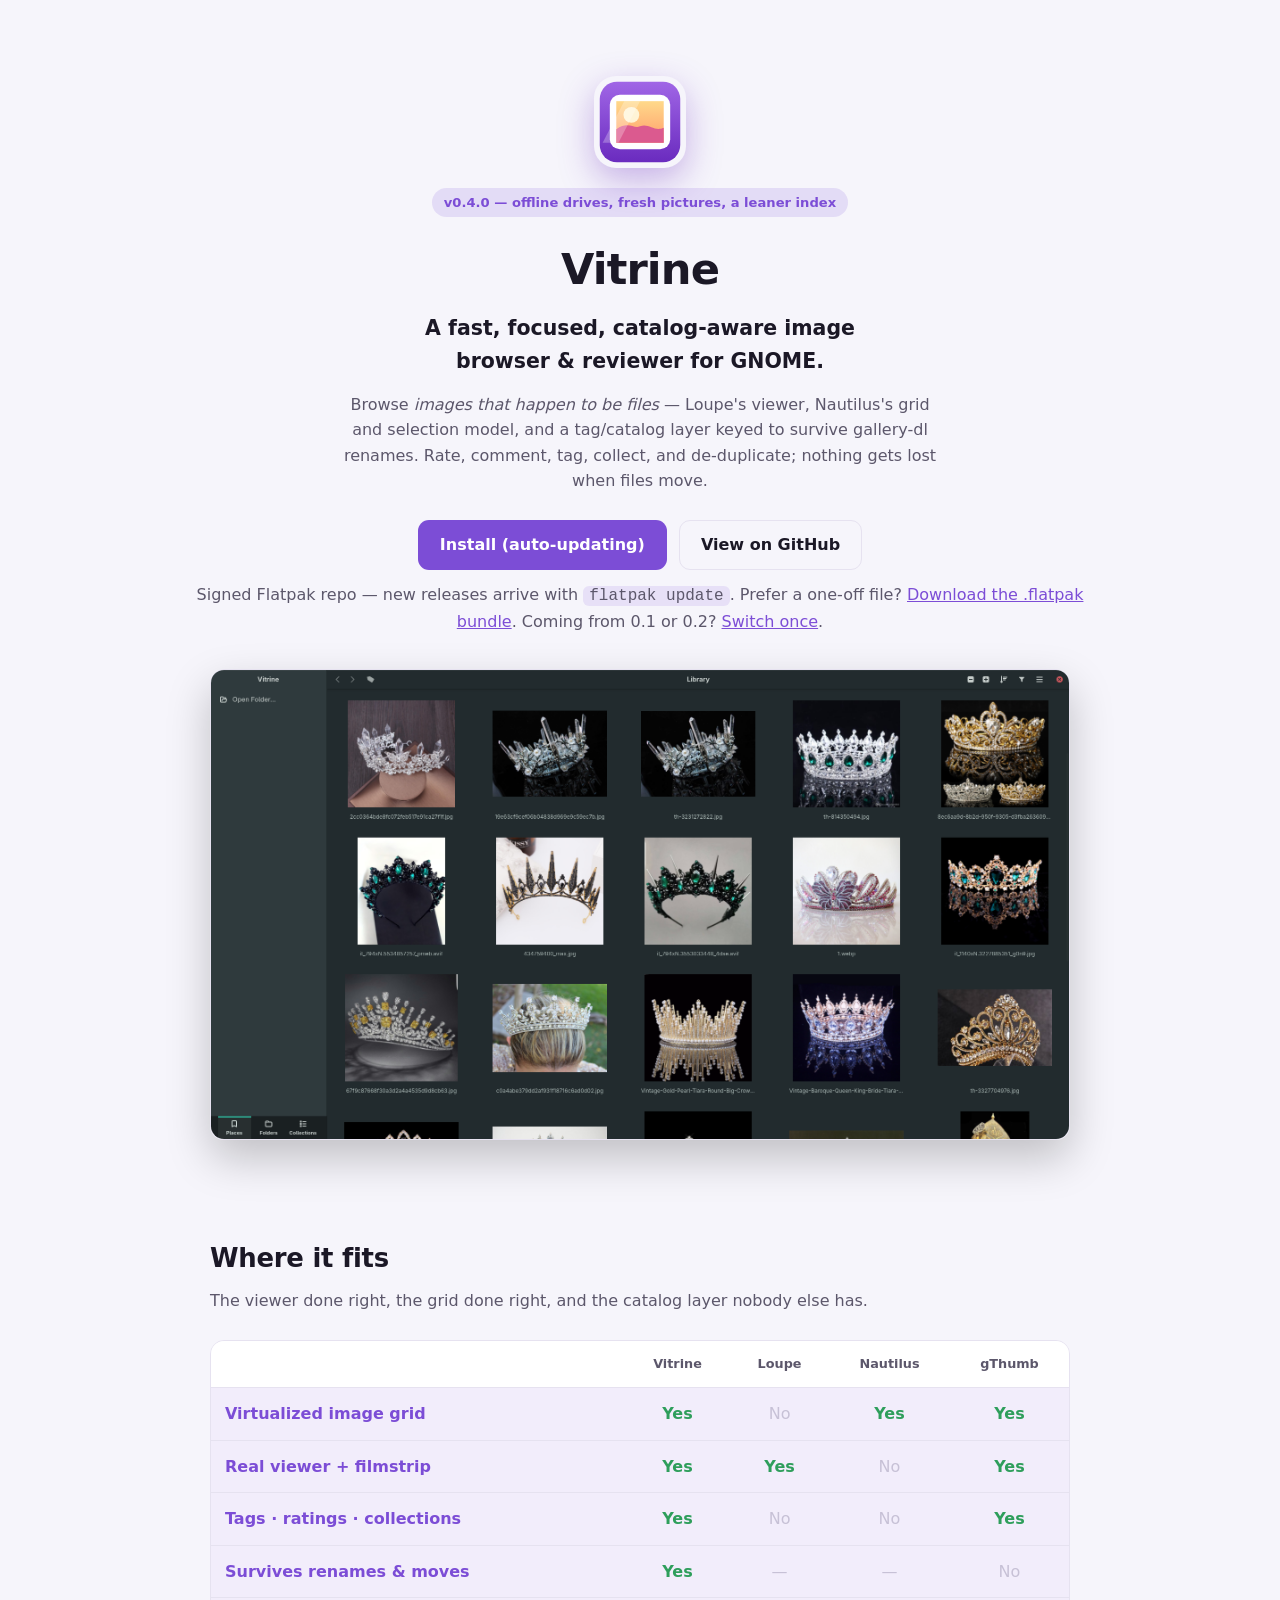
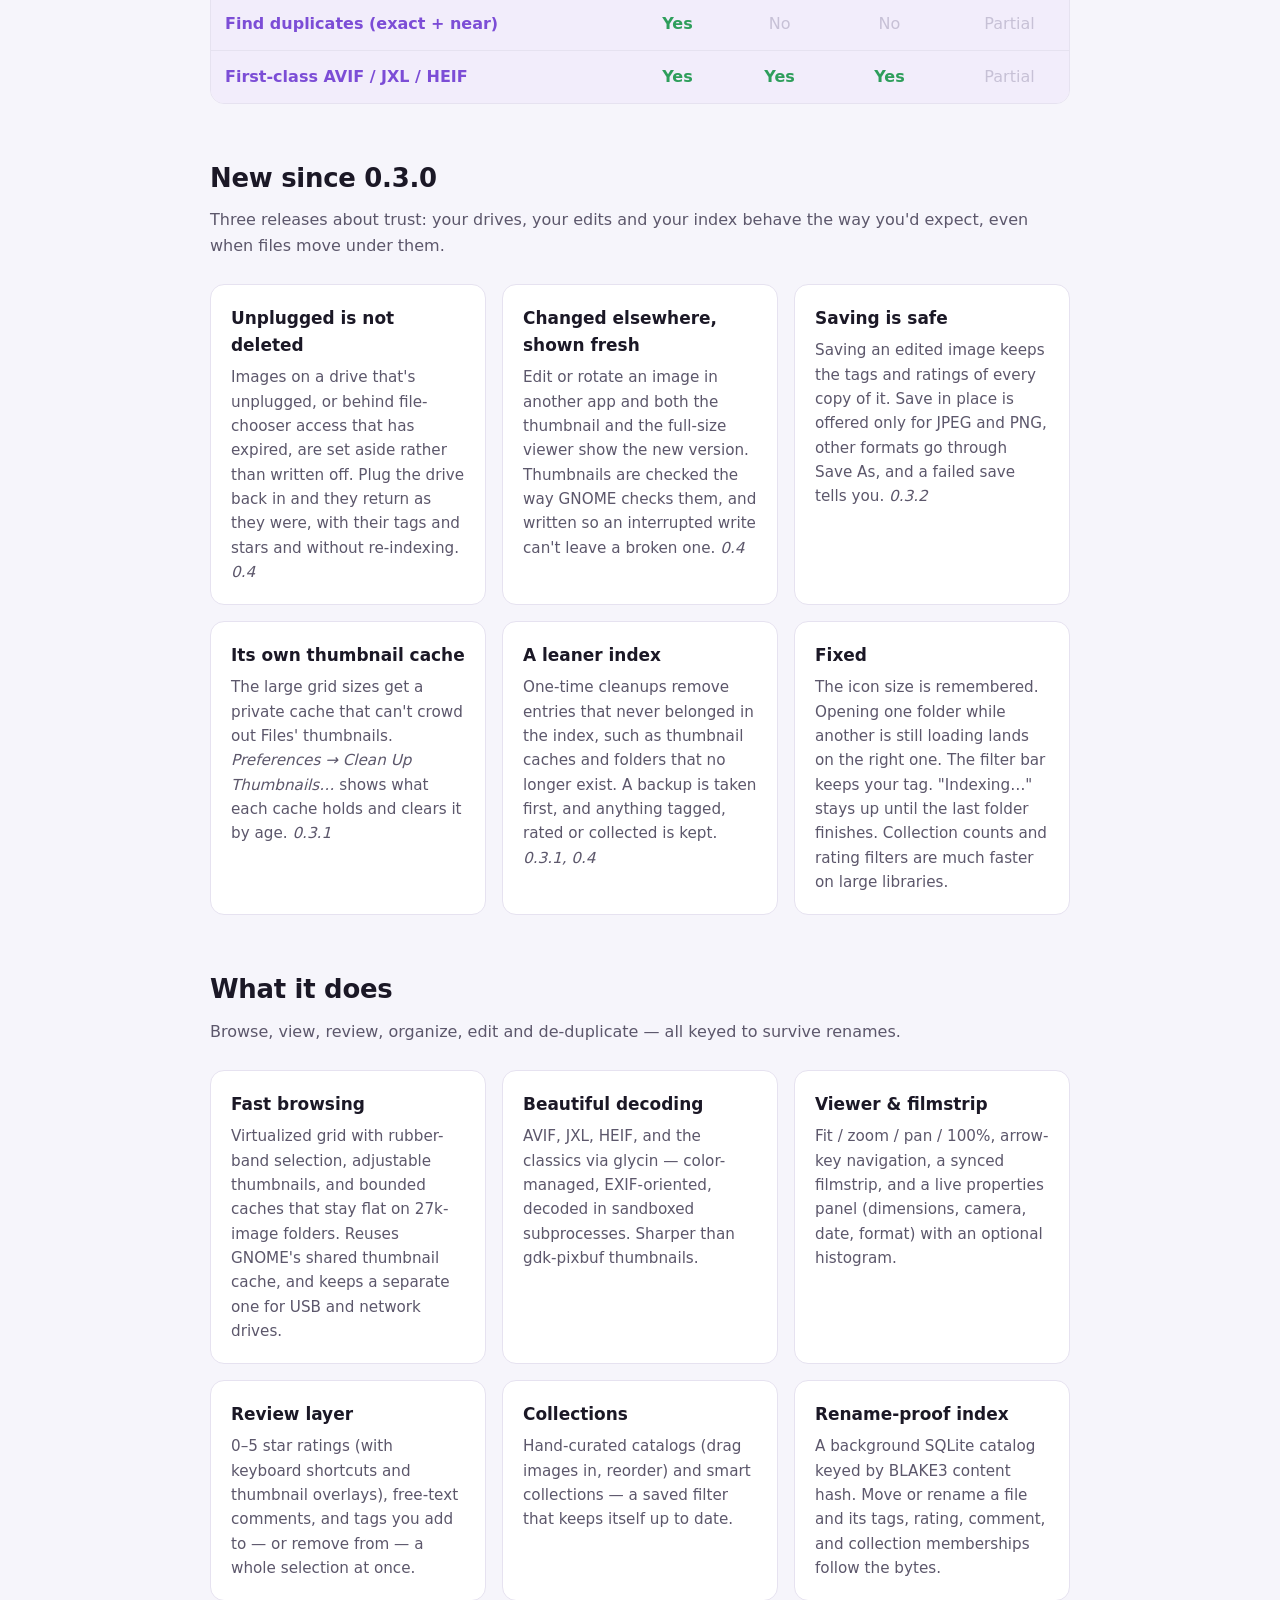
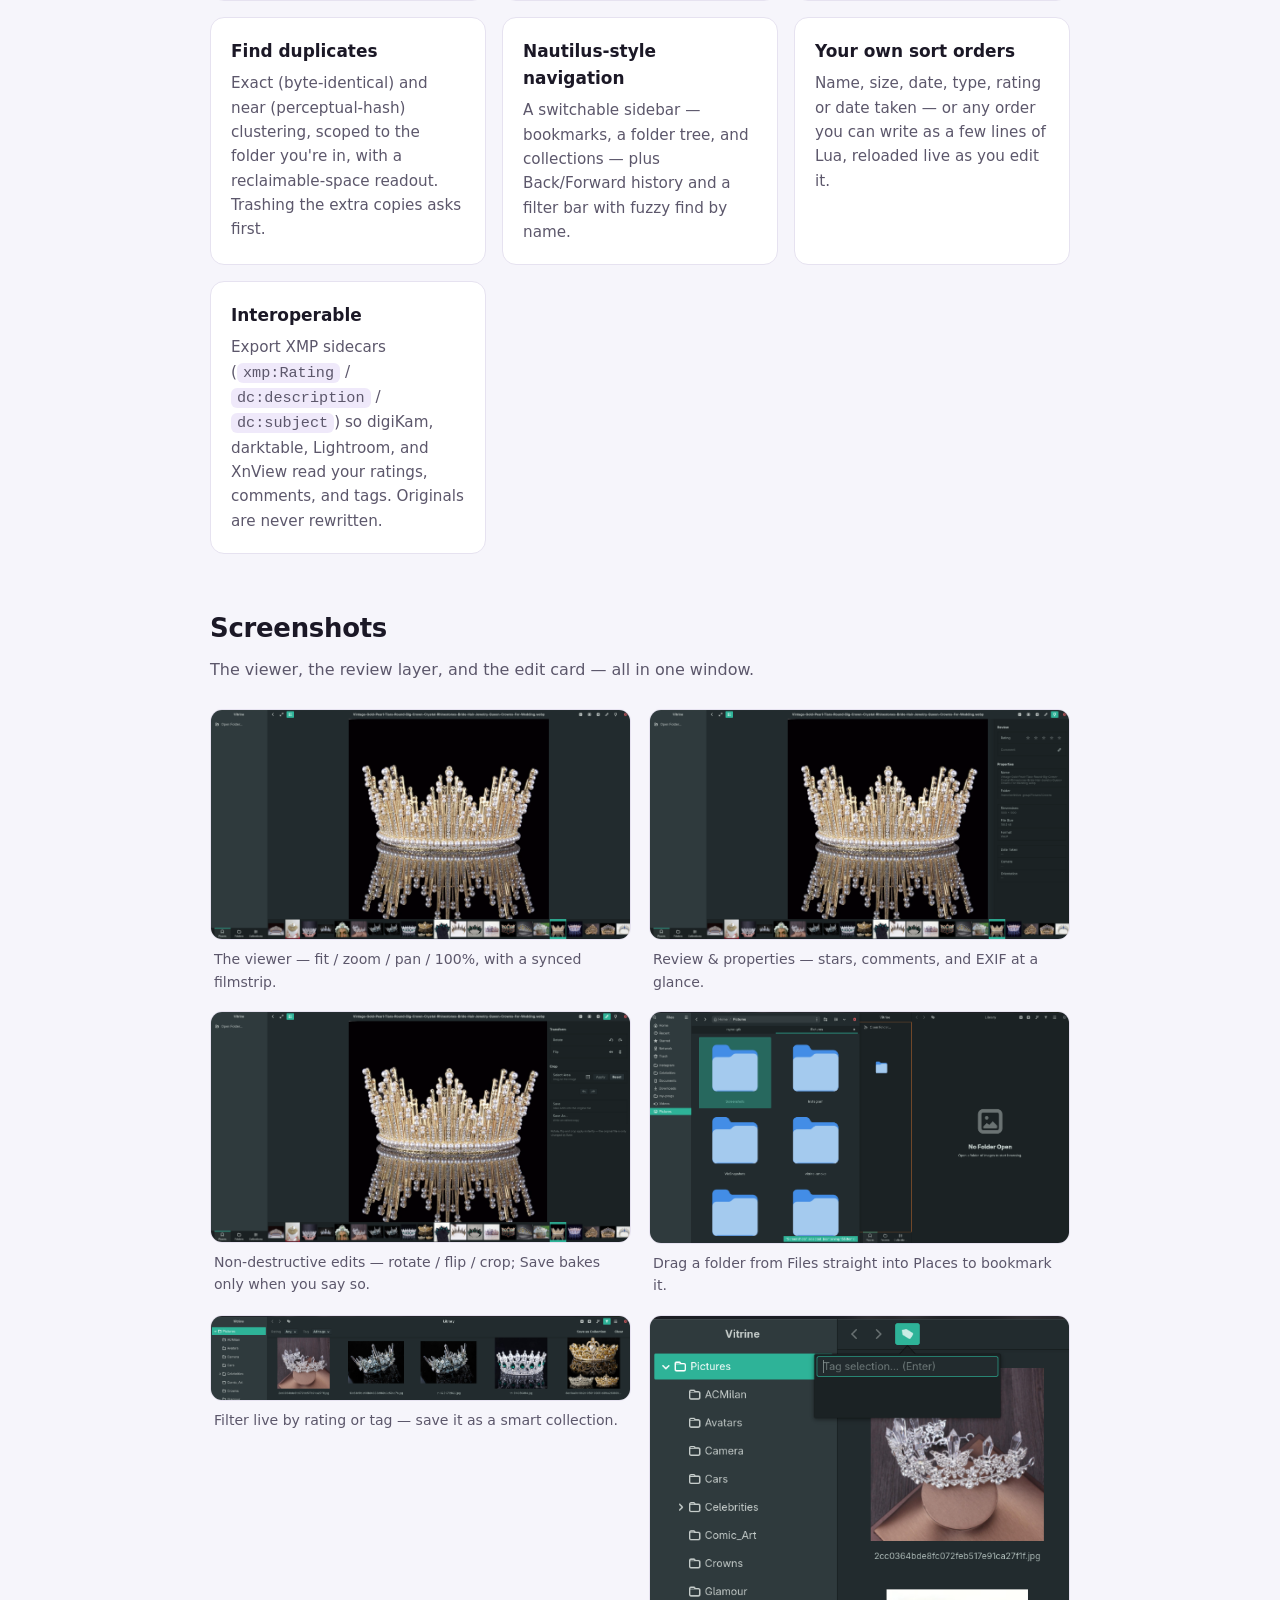
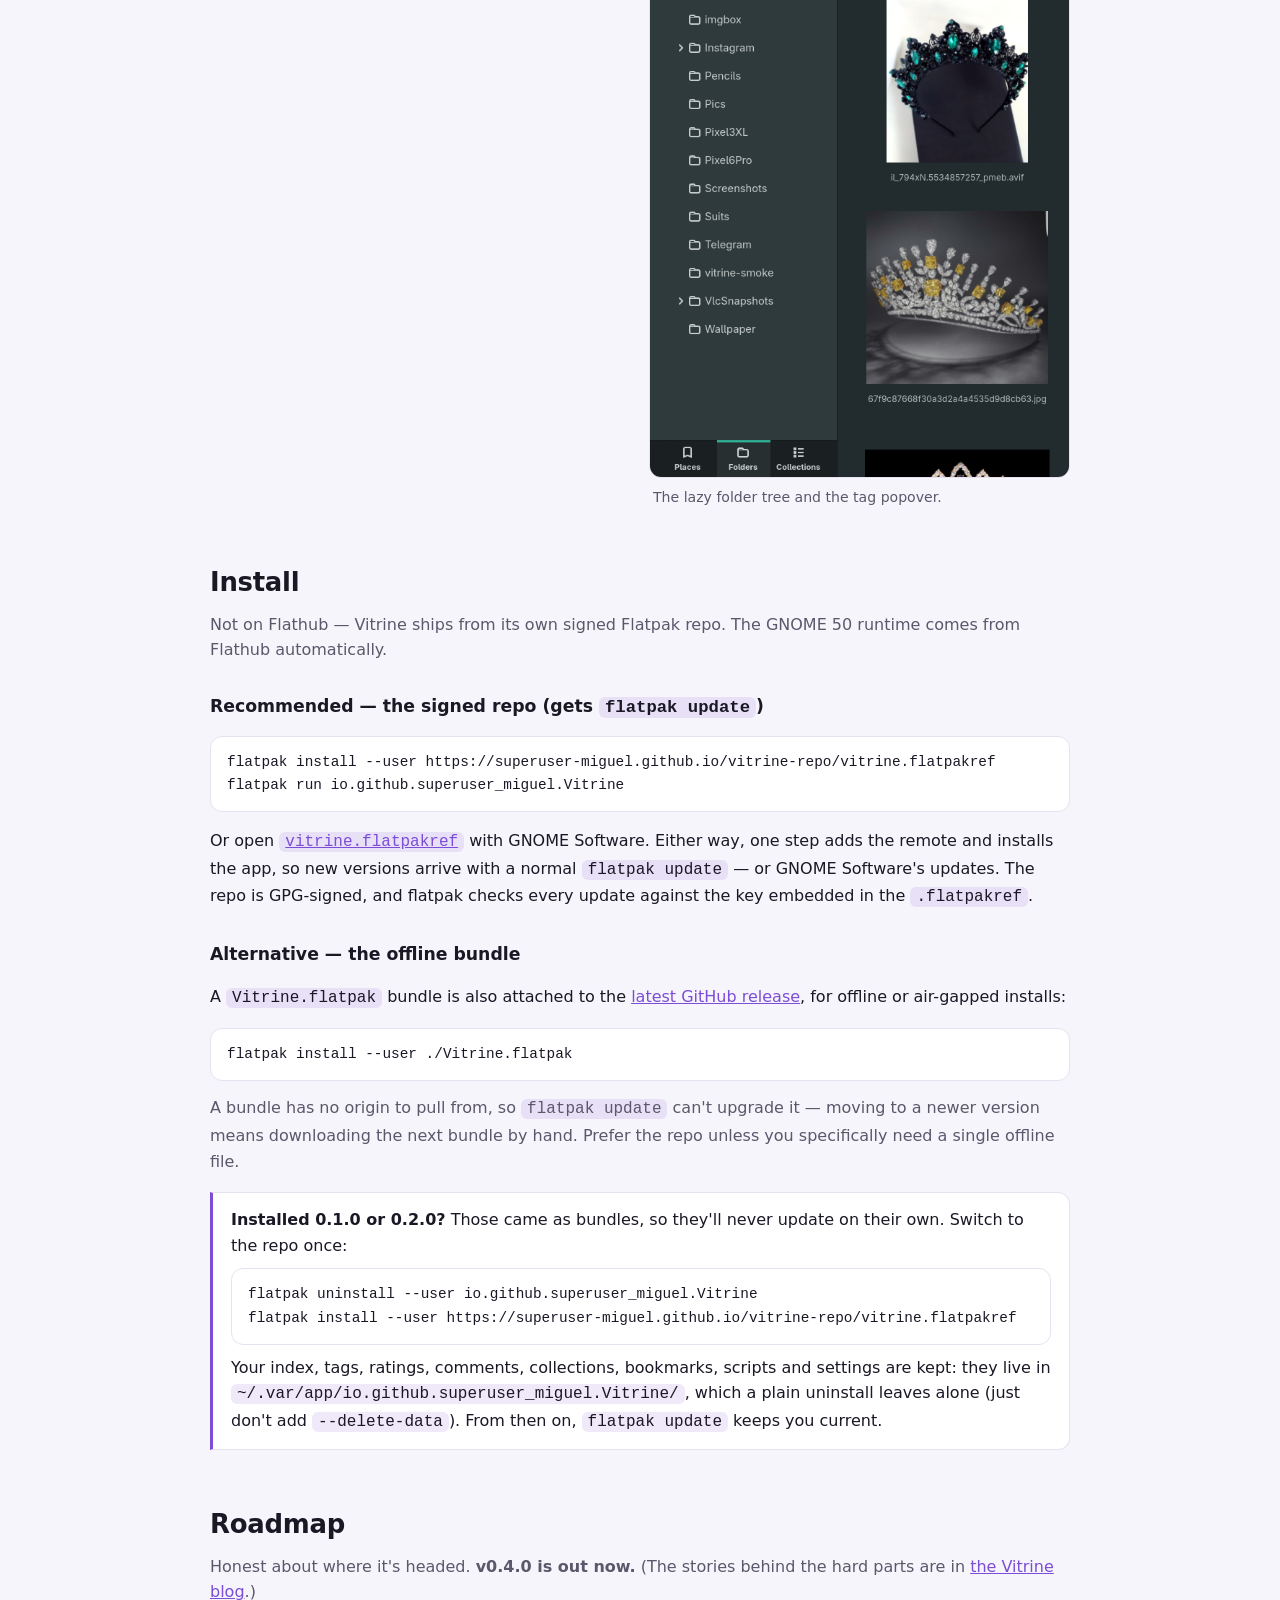
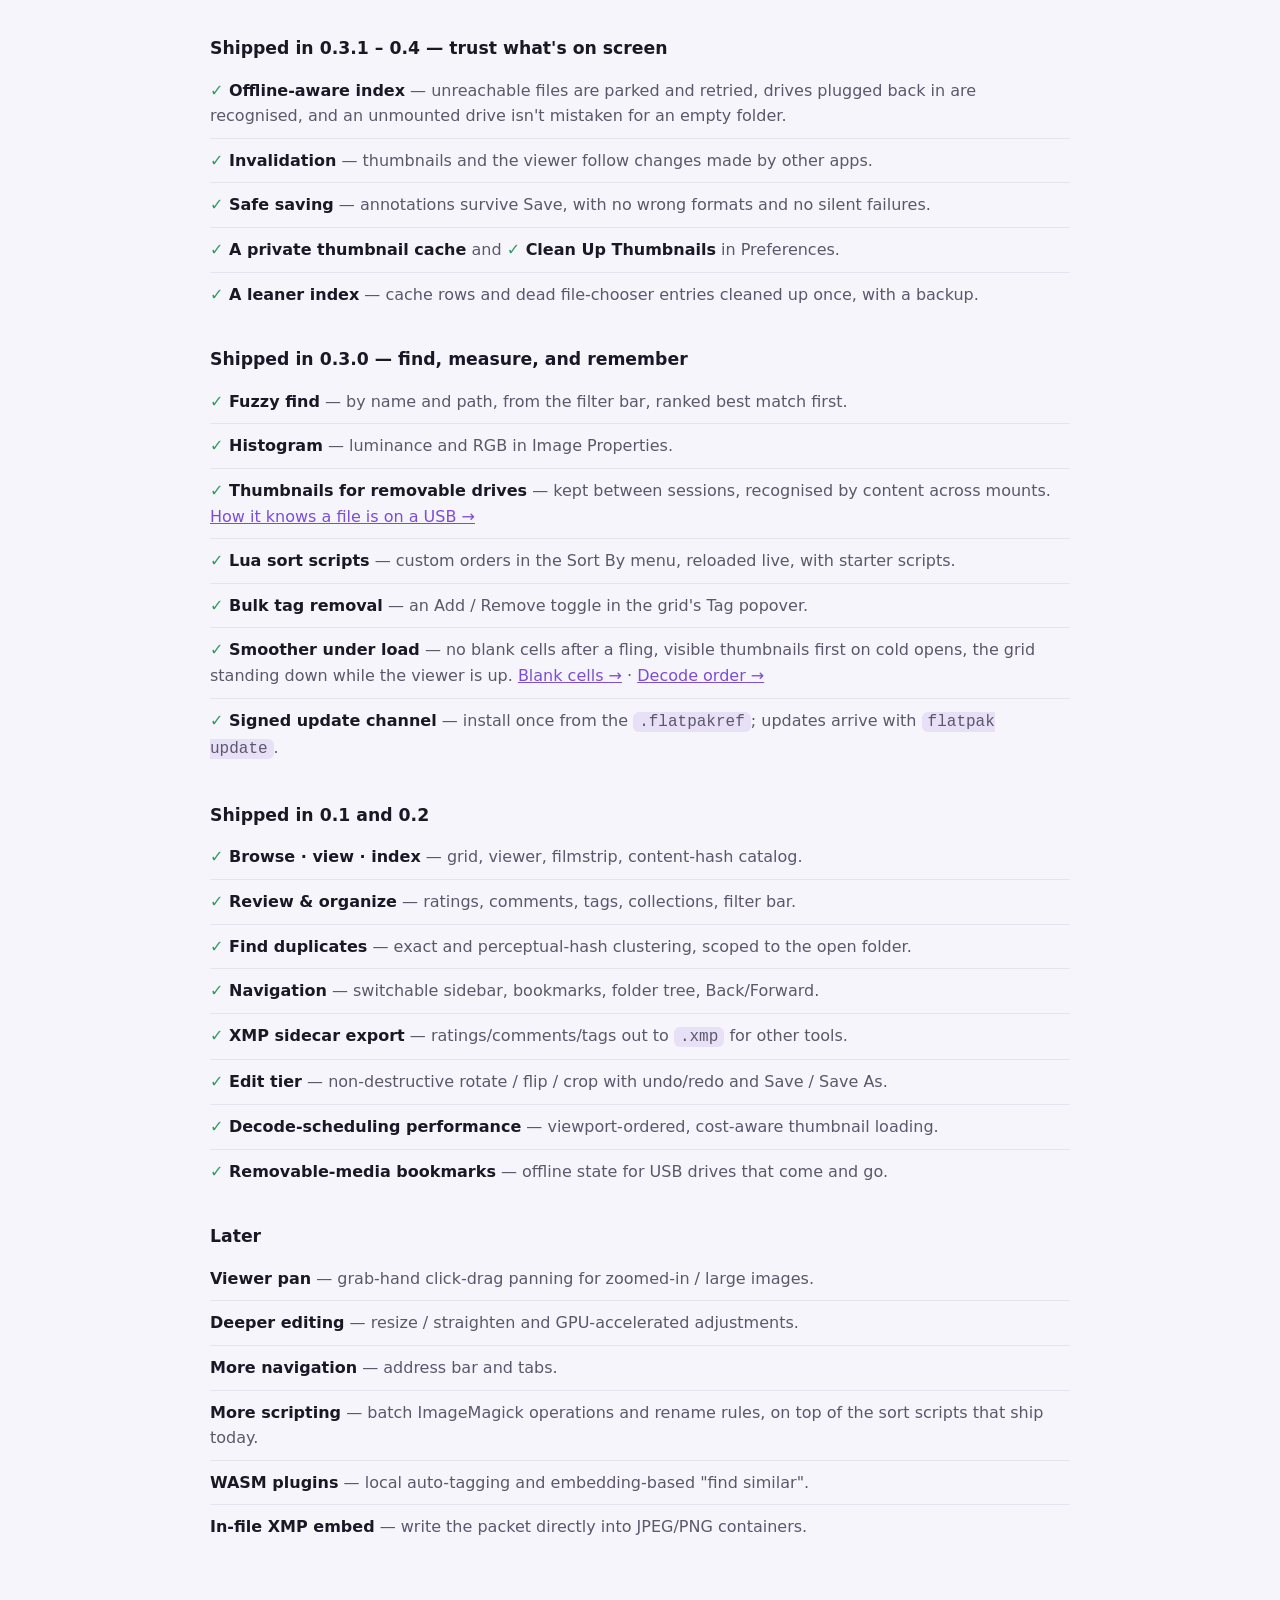
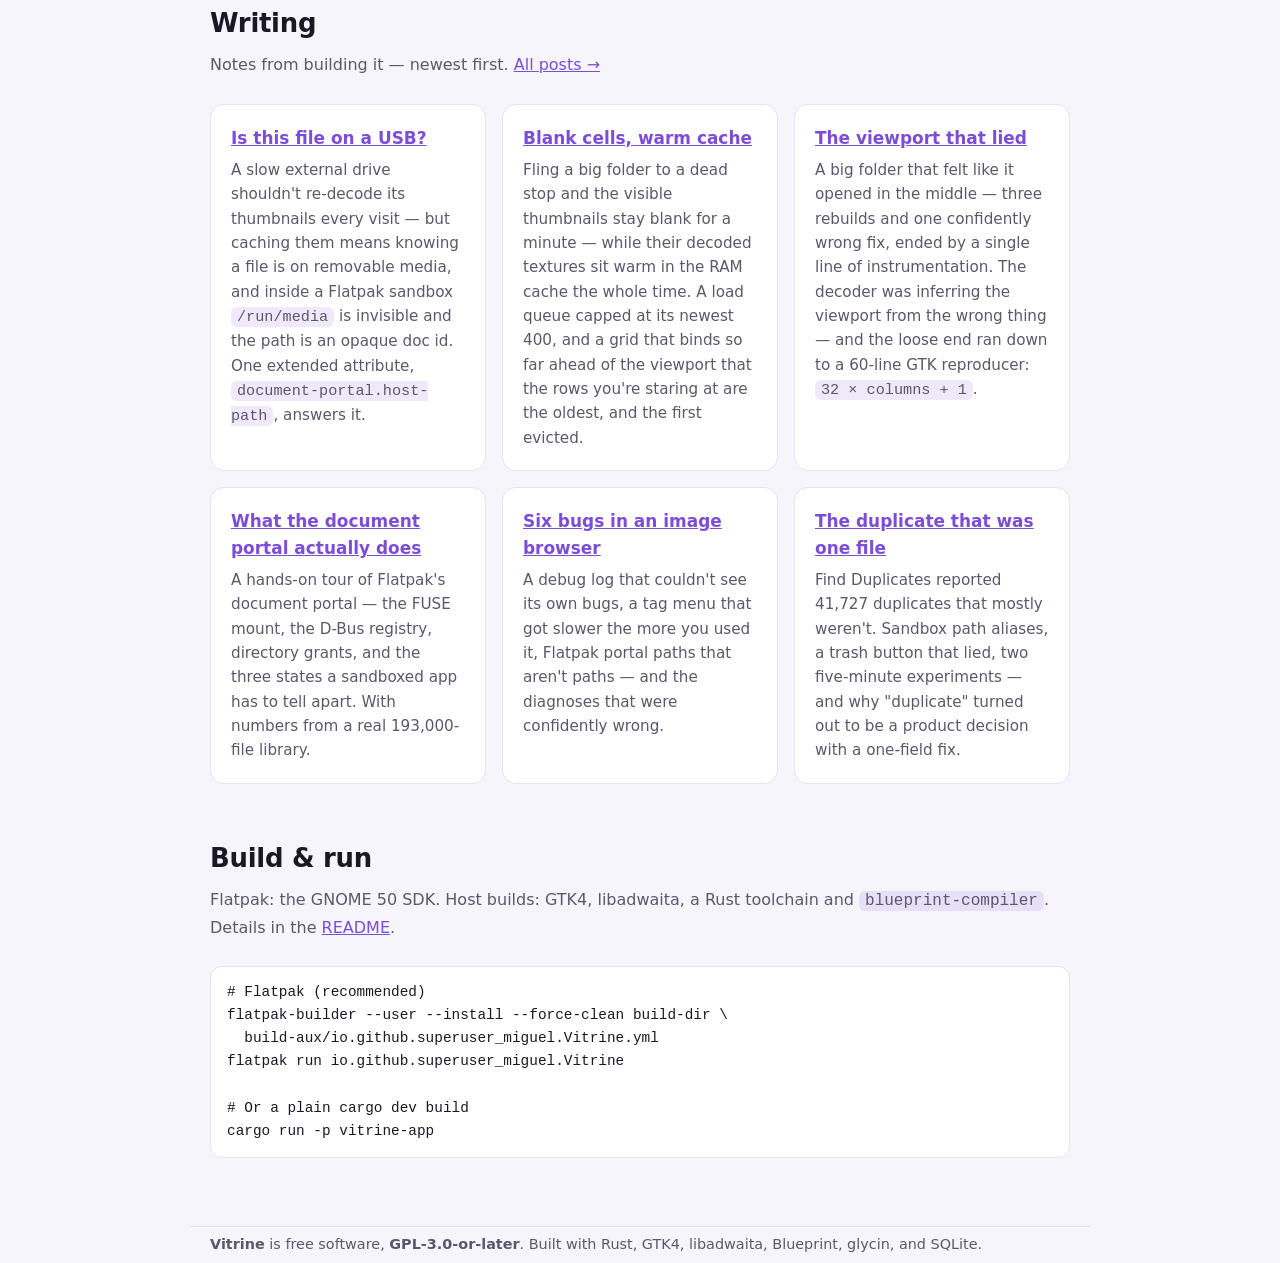
<file: docs/index.html>
<!doctype html>
<html lang="en">
<head>
<meta charset="utf-8">
<meta name="viewport" content="width=device-width, initial-scale=1">
<title>Vitrine — a catalog-aware image browser &amp; reviewer for GNOME</title>
<meta name="description" content="Browse images that happen to be files: Loupe's viewer, Nautilus's grid, and a tag/catalog layer keyed to survive gallery-dl renames. Rate, comment, tag, collect, and de-duplicate — all rename-proof.">
<meta property="og:type" content="website">
<meta property="og:title" content="Vitrine — a catalog-aware image browser &amp; reviewer for GNOME">
<meta property="og:description" content="Loupe's viewer, Nautilus's grid, and a tag/catalog layer keyed by content hash, so ratings, tags and collections survive renames and moves. Now with fuzzy find, a histogram, and a thumbnail cache for USB drives.">
<meta property="og:url" content="https://superuser-miguel.github.io/vitrine/">
<meta property="og:image" content="https://superuser-miguel.github.io/vitrine/screenshots/browser-grid.png">
<meta name="twitter:card" content="summary_large_image">
<meta name="twitter:title" content="Vitrine — a catalog-aware image browser &amp; reviewer for GNOME">
<meta name="twitter:description" content="Loupe's viewer, Nautilus's grid, and a tag/catalog layer keyed by content hash, so ratings, tags and collections survive renames and moves. Now with fuzzy find, a histogram, and a thumbnail cache for USB drives.">
<meta name="twitter:image" content="https://superuser-miguel.github.io/vitrine/screenshots/browser-grid.png">
<style>
  :root {
    --bg: #f6f5fb; --surface: #ffffff; --text: #1b1826; --muted: #5c576b;
    --border: #e6e2f0; --accent: #7c4dd6; --accent-2: #6a2bbf;
    --ok: #2e9e5b; --no: #c7c1d6;
  }
  @media (prefers-color-scheme: dark) {
    :root {
      --bg: #16131d; --surface: #1f1b29; --text: #ece8f5; --muted: #a89fbe;
      --border: #2c2638; --accent: #a066e6; --accent-2: #8b5cf6;
      --ok: #57d98a; --no: #443c56;
    }
  }
  :root[data-theme="light"] {
    --bg: #f6f5fb; --surface: #ffffff; --text: #1b1826; --muted: #5c576b;
    --border: #e6e2f0; --accent: #7c4dd6; --accent-2: #6a2bbf; --ok: #2e9e5b; --no: #c7c1d6;
  }
  :root[data-theme="dark"] {
    --bg: #16131d; --surface: #1f1b29; --text: #ece8f5; --muted: #a89fbe;
    --border: #2c2638; --accent: #a066e6; --accent-2: #8b5cf6; --ok: #57d98a; --no: #443c56;
  }
  * { box-sizing: border-box; }
  body {
    margin: 0; background: var(--bg); color: var(--text);
    font: 16px/1.6 system-ui, -apple-system, "Segoe UI", Roboto, sans-serif;
  }
  a { color: var(--accent); }
  .wrap { max-width: 900px; margin: 0 auto; padding: 0 20px; }
  /* `section.wrap`, not `section`: `.wrap`'s padding shorthand came later and
     zeroed the vertical padding, so headings sat on the cards above them. */
  section.wrap { padding-top: 54px; padding-bottom: 0; }
  section.wrap:last-of-type { padding-bottom: 54px; }

  .hero { text-align: center; padding: 76px 0 44px; }
  .icon { width: 92px; height: 92px; display: block; margin: 0 auto 20px;
          border-radius: 22px; box-shadow: 0 12px 34px rgba(106,43,191,.34); }
  h1 { font-size: 2.7rem; margin: 0 0 8px; letter-spacing: -.02em; }
  .tagline { font-size: 1.28rem; font-weight: 600; margin: 0 auto 14px; max-width: 32ch; }
  .lede { color: var(--muted); max-width: 60ch; margin: 0 auto 26px; }
  .btns { display: flex; gap: 12px; justify-content: center; flex-wrap: wrap; }
  .btn { display: inline-block; padding: 11px 21px; border-radius: 11px; text-decoration: none;
         font-weight: 600; border: 1px solid var(--border); color: var(--text); }
  .btn.primary { background: var(--accent); color: #fff; border-color: transparent; }
  .badge { display: inline-block; margin-bottom: 18px; padding: 4px 12px; border-radius: 999px;
           background: color-mix(in srgb, var(--accent) 15%, transparent);
           color: var(--accent); font-size: .82rem; font-weight: 600; }

  h2 { font-size: 1.62rem; letter-spacing: -.01em; margin: 0 0 8px; }
  .sub { color: var(--muted); margin: 0 0 26px; }

  .tablewrap { overflow-x: auto; border: 1px solid var(--border); border-radius: 14px; }
  table { width: 100%; border-collapse: collapse; min-width: 620px; background: var(--surface); }
  th, td { padding: 13px 14px; text-align: center; border-bottom: 1px solid var(--border); }
  th:first-child, td:first-child { text-align: left; font-weight: 600; }
  thead th { font-size: .8rem; color: var(--muted); font-weight: 600; }
  tbody tr:last-child td { border-bottom: 0; }
  tr.me { background: color-mix(in srgb, var(--accent) 10%, transparent); }
  tr.me td:first-child { color: var(--accent); }
  .y { color: var(--ok); font-weight: 700; } .n { color: var(--no); }
  /* Phone width: fit all five columns instead of scrolling sideways. */
  @media (max-width: 640px) {
    table { min-width: 0; font-size: .82rem; }
    th, td { padding: 9px 5px; }
    th:first-child, td:first-child { padding-left: 10px; }
  }

  .grid { display: grid; grid-template-columns: repeat(auto-fit, minmax(250px, 1fr)); gap: 16px; }
  .card { background: var(--surface); border: 1px solid var(--border); border-radius: 14px; padding: 20px; }
  .card h3 { margin: 0 0 6px; font-size: 1.06rem; }
  .card p { margin: 0; color: var(--muted); font-size: .95rem; }

  .road { list-style: none; padding: 0; margin: 0; color: var(--muted); }
  .road li { padding: 9px 0; border-bottom: 1px solid var(--border); }
  .road li:last-child { border: 0; }
  .road b { color: var(--text); }
  .road .done b::before { content: "\2713  "; color: var(--ok); }

  pre { background: var(--surface); border: 1px solid var(--border); border-radius: 12px;
        padding: 14px 16px; overflow-x: auto; font-size: .9rem; }
  code { background: color-mix(in srgb, var(--accent) 12%, transparent); padding: 1px 6px; border-radius: 6px; }
  pre code { background: none; padding: 0; }
  p code, li code { overflow-wrap: anywhere; }

  .shot { display: block; width: 100%; max-width: 860px; margin: 34px auto 0;
          border-radius: 14px; border: 1px solid var(--border);
          box-shadow: 0 18px 44px rgba(0,0,0,.22); }
  .shots { display: grid; grid-template-columns: repeat(auto-fit, minmax(280px, 1fr)); gap: 18px; }
  .shots figure { margin: 0; }
  .shots img { width: 100%; border-radius: 12px; border: 1px solid var(--border); display: block; }
  .shots figcaption { color: var(--muted); font-size: .88rem; padding: 8px 4px 0; }

  h3.step { font-size: 1.08rem; margin: 30px 0 6px; }
  .callout { background: var(--surface); border: 1px solid var(--border);
             border-left: 3px solid var(--accent); border-radius: 0 12px 12px 0;
             padding: 14px 18px; margin: 18px 0 0; }
  .callout p { margin: 0 0 10px; } .callout p:last-child { margin: 0; }
  .callout pre { margin: 10px 0; }

  footer { border-top: 1px solid var(--border); color: var(--muted); font-size: .9rem; }
  footer p { margin: 6px 0; }
</style>
</head>
<body>

<header class="hero wrap">
  <svg class="icon" viewBox="0 0 128 128" xmlns="http://www.w3.org/2000/svg" aria-label="Vitrine icon">
    <defs>
      <linearGradient id="tile" x1="0" y1="0" x2="0" y2="1">
        <stop offset="0" stop-color="#a066e6"/><stop offset="1" stop-color="#6a2bbf"/>
      </linearGradient>
      <linearGradient id="sky" x1="0" y1="0" x2="0" y2="1">
        <stop offset="0" stop-color="#ffd98a"/><stop offset="1" stop-color="#ff9d6c"/>
      </linearGradient>
    </defs>
    <rect x="8" y="8" width="112" height="112" rx="24" fill="url(#tile)"/>
    <rect x="22" y="26" width="84" height="76" rx="14" fill="#fff"/>
    <rect x="31" y="35" width="66" height="58" fill="url(#sky)"/>
    <circle cx="52" cy="54" r="11" fill="#fff4d6"/>
    <path d="M31 93 V74 C48 62 55 74 64 70 C76 65 84 78 97 72 V93 Z" fill="#db5a8f"/>
    <polygon points="42,35 64,35 34,93 12,93" fill="#fff" opacity="0.26"/>
  </svg>
  <div class="badge">v0.4.0 — offline drives, fresh pictures, a leaner index</div>
  <h1>Vitrine</h1>
  <p class="tagline">A fast, focused, catalog-aware image browser &amp; reviewer for GNOME.</p>
  <p class="lede">Browse <em>images that happen to be files</em> — Loupe's viewer, Nautilus's
    grid and selection model, and a tag/catalog layer keyed to survive gallery-dl renames.
    Rate, comment, tag, collect, and de-duplicate; nothing gets lost when files move.</p>
  <div class="btns">
    <a class="btn primary" href="https://superuser-miguel.github.io/vitrine-repo/vitrine.flatpakref">Install (auto-updating)</a>
    <a class="btn" href="https://github.com/superuser-miguel/vitrine">View on GitHub</a>
  </div>
  <p class="sub" style="margin-top:12px">Signed Flatpak repo — new releases arrive with <code>flatpak update</code>. Prefer a one-off file? <a href="https://github.com/superuser-miguel/vitrine/releases/latest">Download the .flatpak bundle</a>. Coming from 0.1 or 0.2? <a href="#install">Switch once</a>.</p>
  <img class="shot" src="screenshots/browser-grid.png" alt="Vitrine browsing a folder of images in its virtualized thumbnail grid, with the Places / Folders / Collections sidebar">
</header>

<section class="wrap">
  <h2>Where it fits</h2>
  <p class="sub">The viewer done right, the grid done right, and the catalog layer nobody else has.</p>
  <div class="tablewrap">
    <table>
      <thead><tr><th></th><th>Vitrine</th><th>Loupe</th><th>Nautilus</th><th>gThumb</th></tr></thead>
      <tbody>
        <tr class="me"><td>Virtualized image grid</td><td class="y">Yes</td><td class="n">No</td><td class="y">Yes</td><td class="y">Yes</td></tr>
        <tr class="me"><td>Real viewer + filmstrip</td><td class="y">Yes</td><td class="y">Yes</td><td class="n">No</td><td class="y">Yes</td></tr>
        <tr class="me"><td>Tags · ratings · collections</td><td class="y">Yes</td><td class="n">No</td><td class="n">No</td><td class="y">Yes</td></tr>
        <tr class="me"><td>Survives renames &amp; moves</td><td class="y">Yes</td><td class="n">—</td><td class="n">—</td><td class="n">No</td></tr>
        <tr class="me"><td>Find duplicates (exact + near)</td><td class="y">Yes</td><td class="n">No</td><td class="n">No</td><td class="n">Partial</td></tr>
        <tr class="me"><td>First-class AVIF / JXL / HEIF</td><td class="y">Yes</td><td class="y">Yes</td><td class="y">Yes</td><td class="n">Partial</td></tr>
      </tbody>
    </table>
  </div>
</section>

<section class="wrap" id="new">
  <h2>New since 0.3.0</h2>
  <p class="sub">Three releases about trust: your drives, your edits and your index behave the way you'd expect, even when files move under them.</p>
  <div class="grid">
    <div class="card"><h3>Unplugged is not deleted</h3><p>Images on a drive that's unplugged, or behind file-chooser access that has expired, are set aside rather than written off. Plug the drive back in and they return as they were, with their tags and stars and without re-indexing. <em>0.4</em></p></div>
    <div class="card"><h3>Changed elsewhere, shown fresh</h3><p>Edit or rotate an image in another app and both the thumbnail and the full-size viewer show the new version. Thumbnails are checked the way GNOME checks them, and written so an interrupted write can't leave a broken one. <em>0.4</em></p></div>
    <div class="card"><h3>Saving is safe</h3><p>Saving an edited image keeps the tags and ratings of every copy of it. Save in place is offered only for JPEG and PNG, other formats go through Save As, and a failed save tells you. <em>0.3.2</em></p></div>
    <div class="card"><h3>Its own thumbnail cache</h3><p>The large grid sizes get a private cache that can't crowd out Files' thumbnails. <em>Preferences → Clean Up Thumbnails…</em> shows what each cache holds and clears it by age. <em>0.3.1</em></p></div>
    <div class="card"><h3>A leaner index</h3><p>One-time cleanups remove entries that never belonged in the index, such as thumbnail caches and folders that no longer exist. A backup is taken first, and anything tagged, rated or collected is kept. <em>0.3.1, 0.4</em></p></div>
    <div class="card"><h3>Fixed</h3><p>The icon size is remembered. Opening one folder while another is still loading lands on the right one. The filter bar keeps your tag. "Indexing…" stays up until the last folder finishes. Collection counts and rating filters are much faster on large libraries.</p></div>
  </div>
</section>

<section class="wrap">
  <h2>What it does</h2>
  <p class="sub">Browse, view, review, organize, edit and de-duplicate — all keyed to survive renames.</p>
  <div class="grid">
    <div class="card"><h3>Fast browsing</h3><p>Virtualized grid with rubber-band selection, adjustable thumbnails, and bounded caches that stay flat on 27k-image folders. Reuses GNOME's shared thumbnail cache, and keeps a separate one for USB and network drives.</p></div>
    <div class="card"><h3>Beautiful decoding</h3><p>AVIF, JXL, HEIF, and the classics via glycin — color-managed, EXIF-oriented, decoded in sandboxed subprocesses. Sharper than gdk-pixbuf thumbnails.</p></div>
    <div class="card"><h3>Viewer &amp; filmstrip</h3><p>Fit / zoom / pan / 100%, arrow-key navigation, a synced filmstrip, and a live properties panel (dimensions, camera, date, format) with an optional histogram.</p></div>
    <div class="card"><h3>Review layer</h3><p>0–5 star ratings (with keyboard shortcuts and thumbnail overlays), free-text comments, and tags you add to — or remove from — a whole selection at once.</p></div>
    <div class="card"><h3>Collections</h3><p>Hand-curated catalogs (drag images in, reorder) and smart collections — a saved filter that keeps itself up to date.</p></div>
    <div class="card"><h3>Rename-proof index</h3><p>A background SQLite catalog keyed by BLAKE3 content hash. Move or rename a file and its tags, rating, comment, and collection memberships follow the bytes.</p></div>
    <div class="card"><h3>Find duplicates</h3><p>Exact (byte-identical) and near (perceptual-hash) clustering, scoped to the folder you're in, with a reclaimable-space readout. Trashing the extra copies asks first.</p></div>
    <div class="card"><h3>Nautilus-style navigation</h3><p>A switchable sidebar — bookmarks, a folder tree, and collections — plus Back/Forward history and a filter bar with fuzzy find by name.</p></div>
    <div class="card"><h3>Your own sort orders</h3><p>Name, size, date, type, rating or date taken — or any order you can write as a few lines of Lua, reloaded live as you edit it.</p></div>
    <div class="card"><h3>Interoperable</h3><p>Export XMP sidecars (<code>xmp:Rating</code> / <code>dc:description</code> / <code>dc:subject</code>) so digiKam, darktable, Lightroom, and XnView read your ratings, comments, and tags. Originals are never rewritten.</p></div>
  </div>
</section>

<section class="wrap">
  <h2>Screenshots</h2>
  <p class="sub">The viewer, the review layer, and the edit card — all in one window.</p>
  <div class="shots">
    <figure><img src="screenshots/viewer-filmstrip.png" alt="Single-image viewer with synced filmstrip"><figcaption>The viewer — fit / zoom / pan / 100%, with a synced filmstrip.</figcaption></figure>
    <figure><img src="screenshots/review-properties.png" alt="Review and properties sidebar with rating stars, comment, and EXIF fields"><figcaption>Review &amp; properties — stars, comments, and EXIF at a glance.</figcaption></figure>
    <figure><img src="screenshots/edit-card.png" alt="Non-destructive edit card with rotate, flip, crop, undo/redo, and Save / Save As"><figcaption>Non-destructive edits — rotate / flip / crop; Save bakes only when you say so.</figcaption></figure>
    <figure><img src="screenshots/drag-to-bookmark.png" alt="Dragging a folder from GNOME Files into Vitrine's Places sidebar"><figcaption>Drag a folder from Files straight into Places to bookmark it.</figcaption></figure>
    <figure><img src="screenshots/filter-bar.png" alt="Filter bar narrowing the grid by rating and tag"><figcaption>Filter live by rating or tag — save it as a smart collection.</figcaption></figure>
    <figure><img src="screenshots/folders-and-tags.png" alt="Folder tree sidebar and the tag entry popover"><figcaption>The lazy folder tree and the tag popover.</figcaption></figure>
  </div>
</section>

<section class="wrap" id="install">
  <h2>Install</h2>
  <p class="sub">Not on Flathub — Vitrine ships from its own signed Flatpak repo. The GNOME 50 runtime comes from Flathub automatically.</p>

  <h3 class="step">Recommended — the signed repo (gets <code>flatpak update</code>)</h3>
  <pre><code>flatpak install --user https://superuser-miguel.github.io/vitrine-repo/vitrine.flatpakref
flatpak run io.github.superuser_miguel.Vitrine</code></pre>
  <p>Or open <a href="https://superuser-miguel.github.io/vitrine-repo/vitrine.flatpakref"><code>vitrine.flatpakref</code></a> with GNOME Software. Either way, one step adds the remote and installs the app, so new versions arrive with a normal <code>flatpak update</code> — or GNOME Software's updates. The repo is GPG-signed, and flatpak checks every update against the key embedded in the <code>.flatpakref</code>.</p>

  <h3 class="step">Alternative — the offline bundle</h3>
  <p>A <code>Vitrine.flatpak</code> bundle is also attached to the <a href="https://github.com/superuser-miguel/vitrine/releases/latest">latest GitHub release</a>, for offline or air-gapped installs:</p>
  <pre><code>flatpak install --user ./Vitrine.flatpak</code></pre>
  <p class="sub" style="margin:0">A bundle has no origin to pull from, so <code>flatpak update</code> can't upgrade it — moving to a newer version means downloading the next bundle by hand. Prefer the repo unless you specifically need a single offline file.</p>

  <div class="callout">
    <p><strong>Installed 0.1.0 or 0.2.0?</strong> Those came as bundles, so they'll never update on their own. Switch to the repo once:</p>
    <pre><code>flatpak uninstall --user io.github.superuser_miguel.Vitrine
flatpak install --user https://superuser-miguel.github.io/vitrine-repo/vitrine.flatpakref</code></pre>
    <p>Your index, tags, ratings, comments, collections, bookmarks, scripts and settings are kept: they live in <code>~/.var/app/io.github.superuser_miguel.Vitrine/</code>, which a plain uninstall leaves alone (just don't add <code>--delete-data</code>). From then on, <code>flatpak update</code> keeps you current.</p>
  </div>
</section>

<section class="wrap">
  <h2>Roadmap</h2>
  <p class="sub">Honest about where it's headed. <strong>v0.4.0 is out now.</strong> (The stories behind the hard parts are in <a href="blog/">the Vitrine blog</a>.)</p>

  <h3 class="step">Shipped in 0.3.1 – 0.4 — trust what's on screen</h3>
  <ul class="road">
    <li class="done"><b>Offline-aware index</b> — unreachable files are parked and retried, drives plugged back in are recognised, and an unmounted drive isn't mistaken for an empty folder.</li>
    <li class="done"><b>Invalidation</b> — thumbnails and the viewer follow changes made by other apps.</li>
    <li class="done"><b>Safe saving</b> — annotations survive Save, with no wrong formats and no silent failures.</li>
    <li class="done"><b>A private thumbnail cache</b> and <b>Clean Up Thumbnails</b> in Preferences.</li>
    <li class="done"><b>A leaner index</b> — cache rows and dead file-chooser entries cleaned up once, with a backup.</li>
  </ul>

  <h3 class="step">Shipped in 0.3.0 — find, measure, and remember</h3>
  <ul class="road">
    <li class="done"><b>Fuzzy find</b> — by name and path, from the filter bar, ranked best match first.</li>
    <li class="done"><b>Histogram</b> — luminance and RGB in Image Properties.</li>
    <li class="done"><b>Thumbnails for removable drives</b> — kept between sessions, recognised by content across mounts. <a href="is-this-file-on-a-usb.html">How it knows a file is on a USB →</a></li>
    <li class="done"><b>Lua sort scripts</b> — custom orders in the Sort By menu, reloaded live, with starter scripts.</li>
    <li class="done"><b>Bulk tag removal</b> — an Add / Remove toggle in the grid's Tag popover.</li>
    <li class="done"><b>Smoother under load</b> — no blank cells after a fling, visible thumbnails first on cold opens, the grid standing down while the viewer is up. <a href="blank-cells-warm-cache.html">Blank cells →</a> · <a href="the-viewport-that-lied.html">Decode order →</a></li>
    <li class="done"><b>Signed update channel</b> — install once from the <code>.flatpakref</code>; updates arrive with <code>flatpak update</code>.</li>
  </ul>

  <h3 class="step">Shipped in 0.1 and 0.2</h3>
  <ul class="road">
    <li class="done"><b>Browse · view · index</b> — grid, viewer, filmstrip, content-hash catalog.</li>
    <li class="done"><b>Review &amp; organize</b> — ratings, comments, tags, collections, filter bar.</li>
    <li class="done"><b>Find duplicates</b> — exact and perceptual-hash clustering, scoped to the open folder.</li>
    <li class="done"><b>Navigation</b> — switchable sidebar, bookmarks, folder tree, Back/Forward.</li>
    <li class="done"><b>XMP sidecar export</b> — ratings/comments/tags out to <code>.xmp</code> for other tools.</li>
    <li class="done"><b>Edit tier</b> — non-destructive rotate / flip / crop with undo/redo and Save / Save As.</li>
    <li class="done"><b>Decode-scheduling performance</b> — viewport-ordered, cost-aware thumbnail loading.</li>
    <li class="done"><b>Removable-media bookmarks</b> — offline state for USB drives that come and go.</li>
  </ul>

  <h3 class="step">Later</h3>
  <ul class="road">
    <li><b>Viewer pan</b> — grab-hand click-drag panning for zoomed-in / large images.</li>
    <li><b>Deeper editing</b> — resize / straighten and GPU-accelerated adjustments.</li>
    <li><b>More navigation</b> — address bar and tabs.</li>
    <li><b>More scripting</b> — batch ImageMagick operations and rename rules, on top of the sort scripts that ship today.</li>
    <li><b>WASM plugins</b> — local auto-tagging and embedding-based "find similar".</li>
    <li><b>In-file XMP embed</b> — write the packet directly into JPEG/PNG containers.</li>
  </ul>
</section>

<section class="wrap" id="writing">
  <h2>Writing</h2>
  <p class="sub">Notes from building it — newest first. <a href="blog/">All posts →</a></p>
  <div class="grid">
    <div class="card">
      <h3><a href="is-this-file-on-a-usb.html">Is this file on a USB?</a></h3>
      <p>A slow external drive shouldn't re-decode its thumbnails every visit — but caching
        them means knowing a file is on removable media, and inside a Flatpak sandbox
        <code>/run/media</code> is invisible and the path is an opaque doc id. One extended
        attribute, <code>document-portal.host-path</code>, answers it.</p>
    </div>
    <div class="card">
      <h3><a href="blank-cells-warm-cache.html">Blank cells, warm cache</a></h3>
      <p>Fling a big folder to a dead stop and the visible thumbnails stay blank for a
        minute — while their decoded textures sit warm in the RAM cache the whole time.
        A load queue capped at its newest 400, and a grid that binds so far ahead of the
        viewport that the rows you're staring at are the oldest, and the first evicted.</p>
    </div>
    <div class="card">
      <h3><a href="the-viewport-that-lied.html">The viewport that lied</a></h3>
      <p>A big folder that felt like it opened in the middle — three rebuilds and one
        confidently wrong fix, ended by a single line of instrumentation. The decoder was
        inferring the viewport from the wrong thing — and the loose end ran down to a
        60-line GTK reproducer: <code>32 × columns + 1</code>.</p>
    </div>
    <div class="card">
      <h3><a href="flatpak-document-portal.html">What the document portal actually does</a></h3>
      <p>A hands-on tour of Flatpak's document portal — the FUSE mount, the D-Bus
        registry, directory grants, and the three states a sandboxed app has to tell
        apart. With numbers from a real 193,000-file library.</p>
    </div>
    <div class="card">
      <h3><a href="debugging-vitrine.html">Six bugs in an image browser</a></h3>
      <p>A debug log that couldn't see its own bugs, a tag menu that got slower the more
        you used it, Flatpak portal paths that aren't paths — and the diagnoses that were
        confidently wrong.</p>
    </div>
    <div class="card">
      <h3><a href="duplicates-that-arent.html">The duplicate that was one file</a></h3>
      <p>Find Duplicates reported 41,727 duplicates that mostly weren't. Sandbox path
        aliases, a trash button that lied, two five-minute experiments — and why
        "duplicate" turned out to be a product decision with a one-field fix.</p>
    </div>
  </div>
</section>

<section class="wrap">
  <h2>Build &amp; run</h2>
  <p class="sub">Flatpak: the GNOME 50 SDK. Host builds: GTK4, libadwaita, a Rust toolchain and <code>blueprint-compiler</code>. Details in the <a href="https://github.com/superuser-miguel/vitrine#build--run">README</a>.</p>
  <pre><code># Flatpak (recommended)
flatpak-builder --user --install --force-clean build-dir \
  build-aux/io.github.superuser_miguel.Vitrine.yml
flatpak run io.github.superuser_miguel.Vitrine

# Or a plain cargo dev build
cargo run -p vitrine-app</code></pre>
</section>

<footer class="wrap">
  <section>
    <p><strong>Vitrine</strong> is free software, <strong>GPL-3.0-or-later</strong>. Built with Rust, GTK4, libadwaita, Blueprint, glycin, and SQLite.</p>
    <p><a href="https://github.com/superuser-miguel/vitrine">github.com/superuser-miguel/vitrine</a> · <a href="blog/">Blog</a> · <a href="https://github.com/superuser-miguel/vitrine/releases">Releases</a></p>
  </section>
</footer>

</body>
</html>
</file>
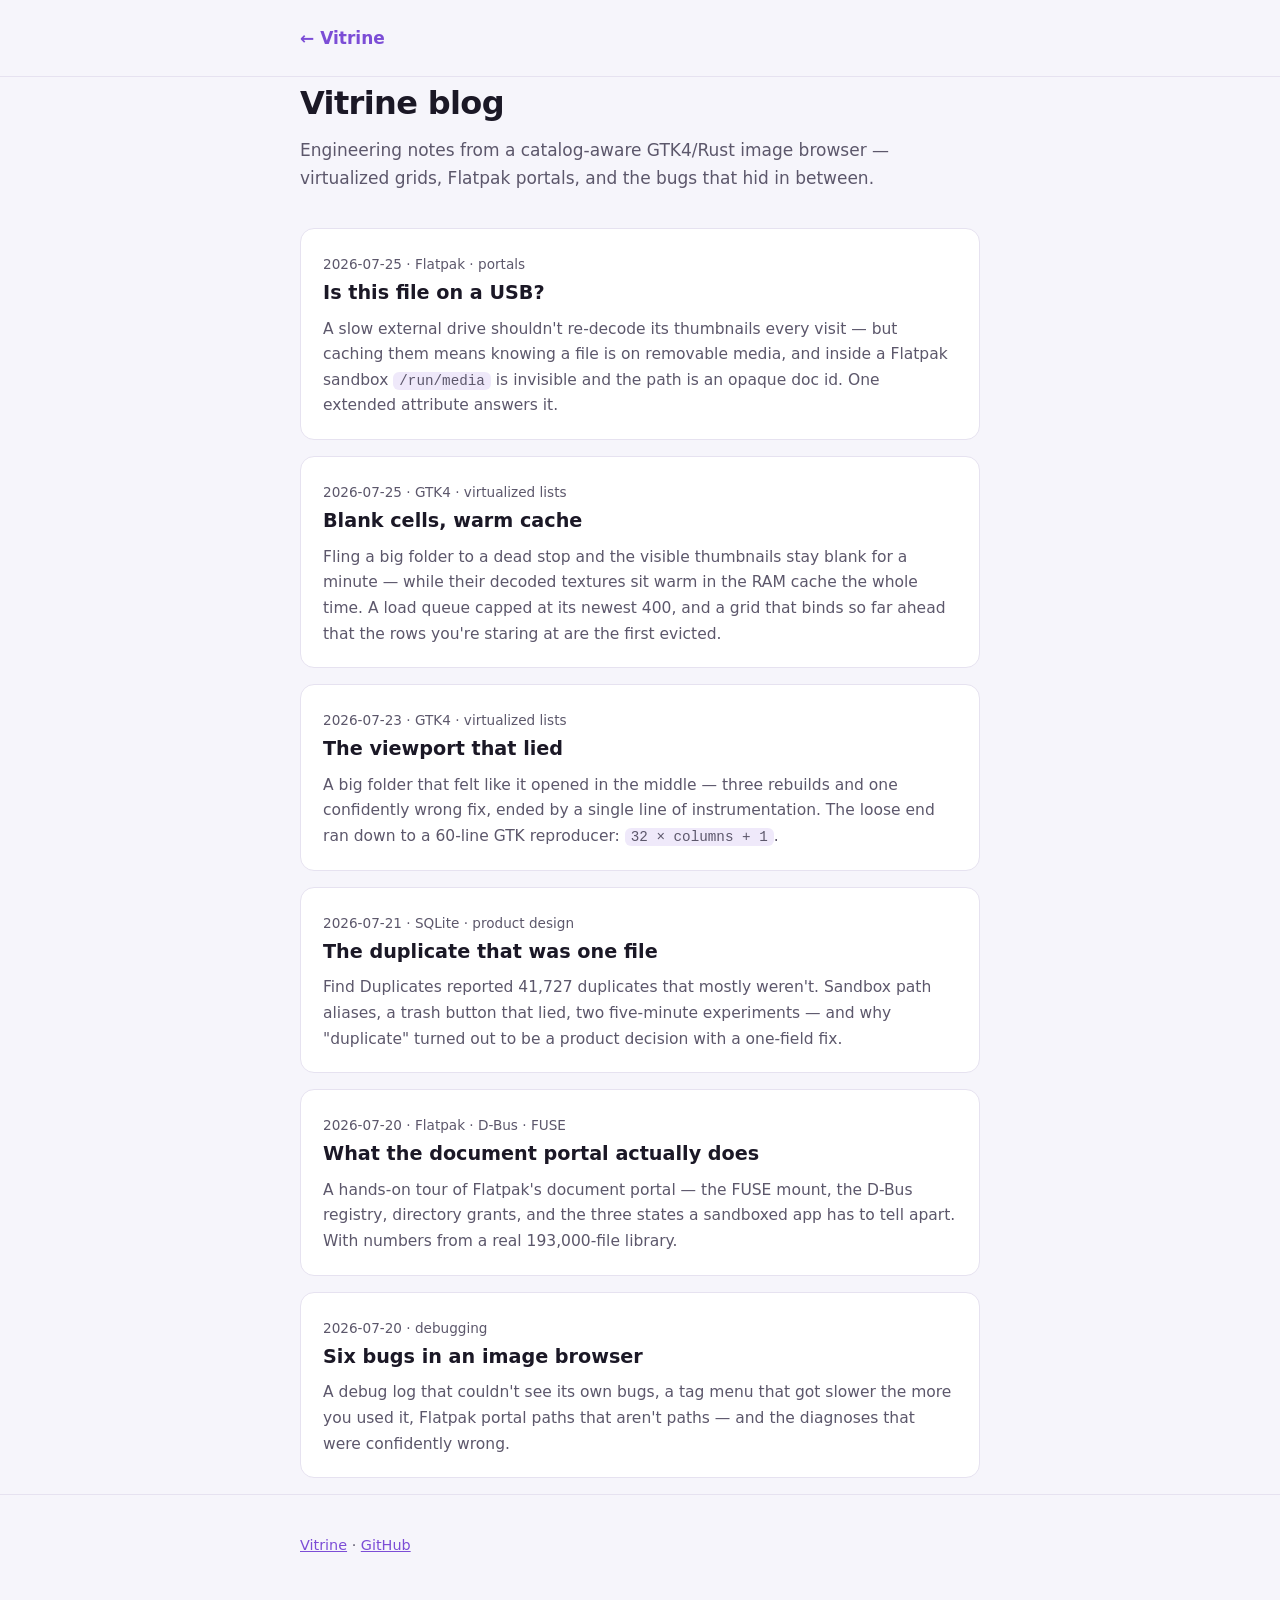
<file: docs/blog/index.html>
<!doctype html>
<html lang="en">
<head>
<meta charset="utf-8">
<meta name="viewport" content="width=device-width, initial-scale=1">
<title>Vitrine blog</title>
<meta name="description" content="Engineering notes from Vitrine — a catalog-aware GTK4/Rust image browser for GNOME, shipped as a Flatpak.">
<meta property="og:type" content="website">
<meta property="og:title" content="Vitrine blog">
<meta property="og:description" content="Engineering notes from a catalog-aware GTK4/Rust image browser: virtualized grids, Flatpak portals, and the bugs that hid in between.">
<meta property="og:url" content="https://superuser-miguel.github.io/vitrine/blog/">
<meta name="twitter:card" content="summary">
<meta name="twitter:title" content="Vitrine blog">
<meta name="twitter:description" content="Engineering notes from a catalog-aware GTK4/Rust image browser: virtualized grids, Flatpak portals, and the bugs that hid in between.">
<style>
  :root {
    --bg:#f6f5fb; --surface:#fff; --text:#1b1826; --muted:#5c576b;
    --border:#e6e2f0; --accent:#7c4dd6;
  }
  @media (prefers-color-scheme: dark) {
    :root { --bg:#16131d; --surface:#1f1b29; --text:#ece8f5; --muted:#a89fbe;
            --border:#2c2638; --accent:#a066e6; }
  }
  * { box-sizing:border-box; }
  body { margin:0; background:var(--bg); color:var(--text);
         font:17px/1.65 system-ui,-apple-system,"Segoe UI",Roboto,sans-serif; }
  .wrap { max-width:720px; margin:0 auto; padding:0 20px; }
  header.top { padding:24px 0; border-bottom:1px solid var(--border); }
  header.top a { color:var(--accent); text-decoration:none; font-weight:600; }
  main { padding:40px 0 56px; }
  h1 { font-size:2rem; letter-spacing:-.02em; margin:0 0 6px; }
  .lede { color:var(--muted); margin:0 0 36px; }
  .post { display:block; text-decoration:none; color:inherit; background:var(--surface);
          border:1px solid var(--border); border-radius:14px; padding:20px 22px; margin:0 0 16px; }
  .post:hover { border-color:var(--accent); }
  .post h2 { margin:0 0 6px; font-size:1.2rem; color:var(--text); }
  .post .date { color:var(--muted); font-size:.85rem; }
  .post p { margin:.5rem 0 0; color:var(--muted); font-size:.97rem; }
  code { background:color-mix(in srgb, var(--accent) 12%, transparent); padding:1px 6px; border-radius:6px; font-size:.92em; }
  footer { border-top:1px solid var(--border); color:var(--muted); font-size:.9rem;
           padding:24px 0 48px; }
  footer a { color:var(--accent); }
</style>
</head>
<body>

<header class="top"><div class="wrap"><a href="../">← Vitrine</a></div></header>

<main class="wrap">
  <h1>Vitrine blog</h1>
  <p class="lede">Engineering notes from a catalog-aware GTK4/Rust image browser — virtualized grids, Flatpak portals, and the bugs that hid in between.</p>

  <a class="post" href="../is-this-file-on-a-usb.html">
    <span class="date">2026-07-25 · Flatpak · portals</span>
    <h2>Is this file on a USB?</h2>
    <p>A slow external drive shouldn't re-decode its thumbnails every visit — but caching
    them means knowing a file is on removable media, and inside a Flatpak sandbox
    <code>/run/media</code> is invisible and the path is an opaque doc id. One extended
    attribute answers it.</p>
  </a>

  <a class="post" href="../blank-cells-warm-cache.html">
    <span class="date">2026-07-25 · GTK4 · virtualized lists</span>
    <h2>Blank cells, warm cache</h2>
    <p>Fling a big folder to a dead stop and the visible thumbnails stay blank for a
    minute — while their decoded textures sit warm in the RAM cache the whole time.
    A load queue capped at its newest 400, and a grid that binds so far ahead that the
    rows you're staring at are the first evicted.</p>
  </a>

  <a class="post" href="../the-viewport-that-lied.html">
    <span class="date">2026-07-23 · GTK4 · virtualized lists</span>
    <h2>The viewport that lied</h2>
    <p>A big folder that felt like it opened in the middle — three rebuilds and one
    confidently wrong fix, ended by a single line of instrumentation. The loose end ran
    down to a 60-line GTK reproducer: <code>32 × columns + 1</code>.</p>
  </a>

  <a class="post" href="../duplicates-that-arent.html">
    <span class="date">2026-07-21 · SQLite · product design</span>
    <h2>The duplicate that was one file</h2>
    <p>Find Duplicates reported 41,727 duplicates that mostly weren't. Sandbox path
    aliases, a trash button that lied, two five-minute experiments — and why
    "duplicate" turned out to be a product decision with a one-field fix.</p>
  </a>

  <a class="post" href="../flatpak-document-portal.html">
    <span class="date">2026-07-20 · Flatpak · D-Bus · FUSE</span>
    <h2>What the document portal actually does</h2>
    <p>A hands-on tour of Flatpak's document portal — the FUSE mount, the D-Bus
    registry, directory grants, and the three states a sandboxed app has to tell
    apart. With numbers from a real 193,000-file library.</p>
  </a>

  <a class="post" href="../debugging-vitrine.html">
    <span class="date">2026-07-20 · debugging</span>
    <h2>Six bugs in an image browser</h2>
    <p>A debug log that couldn't see its own bugs, a tag menu that got slower the more
    you used it, Flatpak portal paths that aren't paths — and the diagnoses that were
    confidently wrong.</p>
  </a>
</main>

<footer><div class="wrap">
  <p><a href="../">Vitrine</a> · <a href="https://github.com/superuser-miguel/vitrine">GitHub</a></p>
</div></footer>

</body>
</html>
</file>
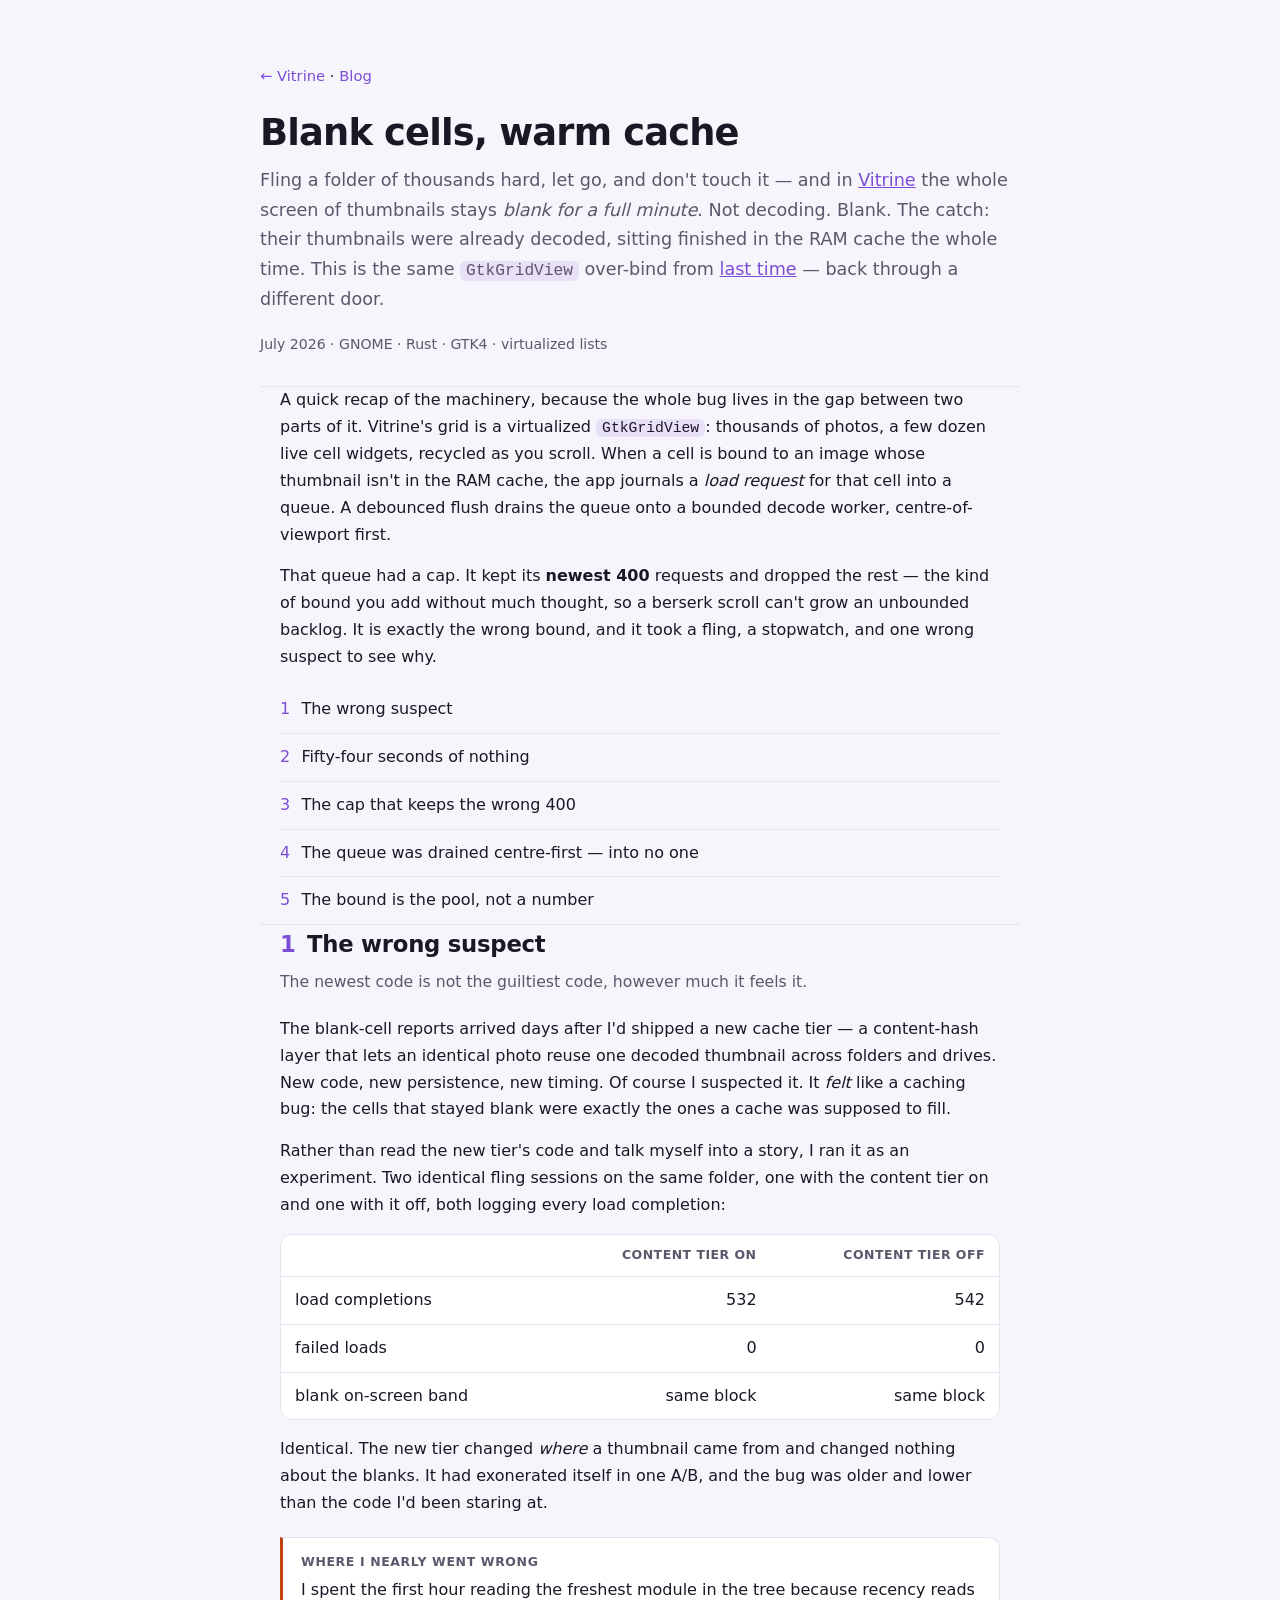
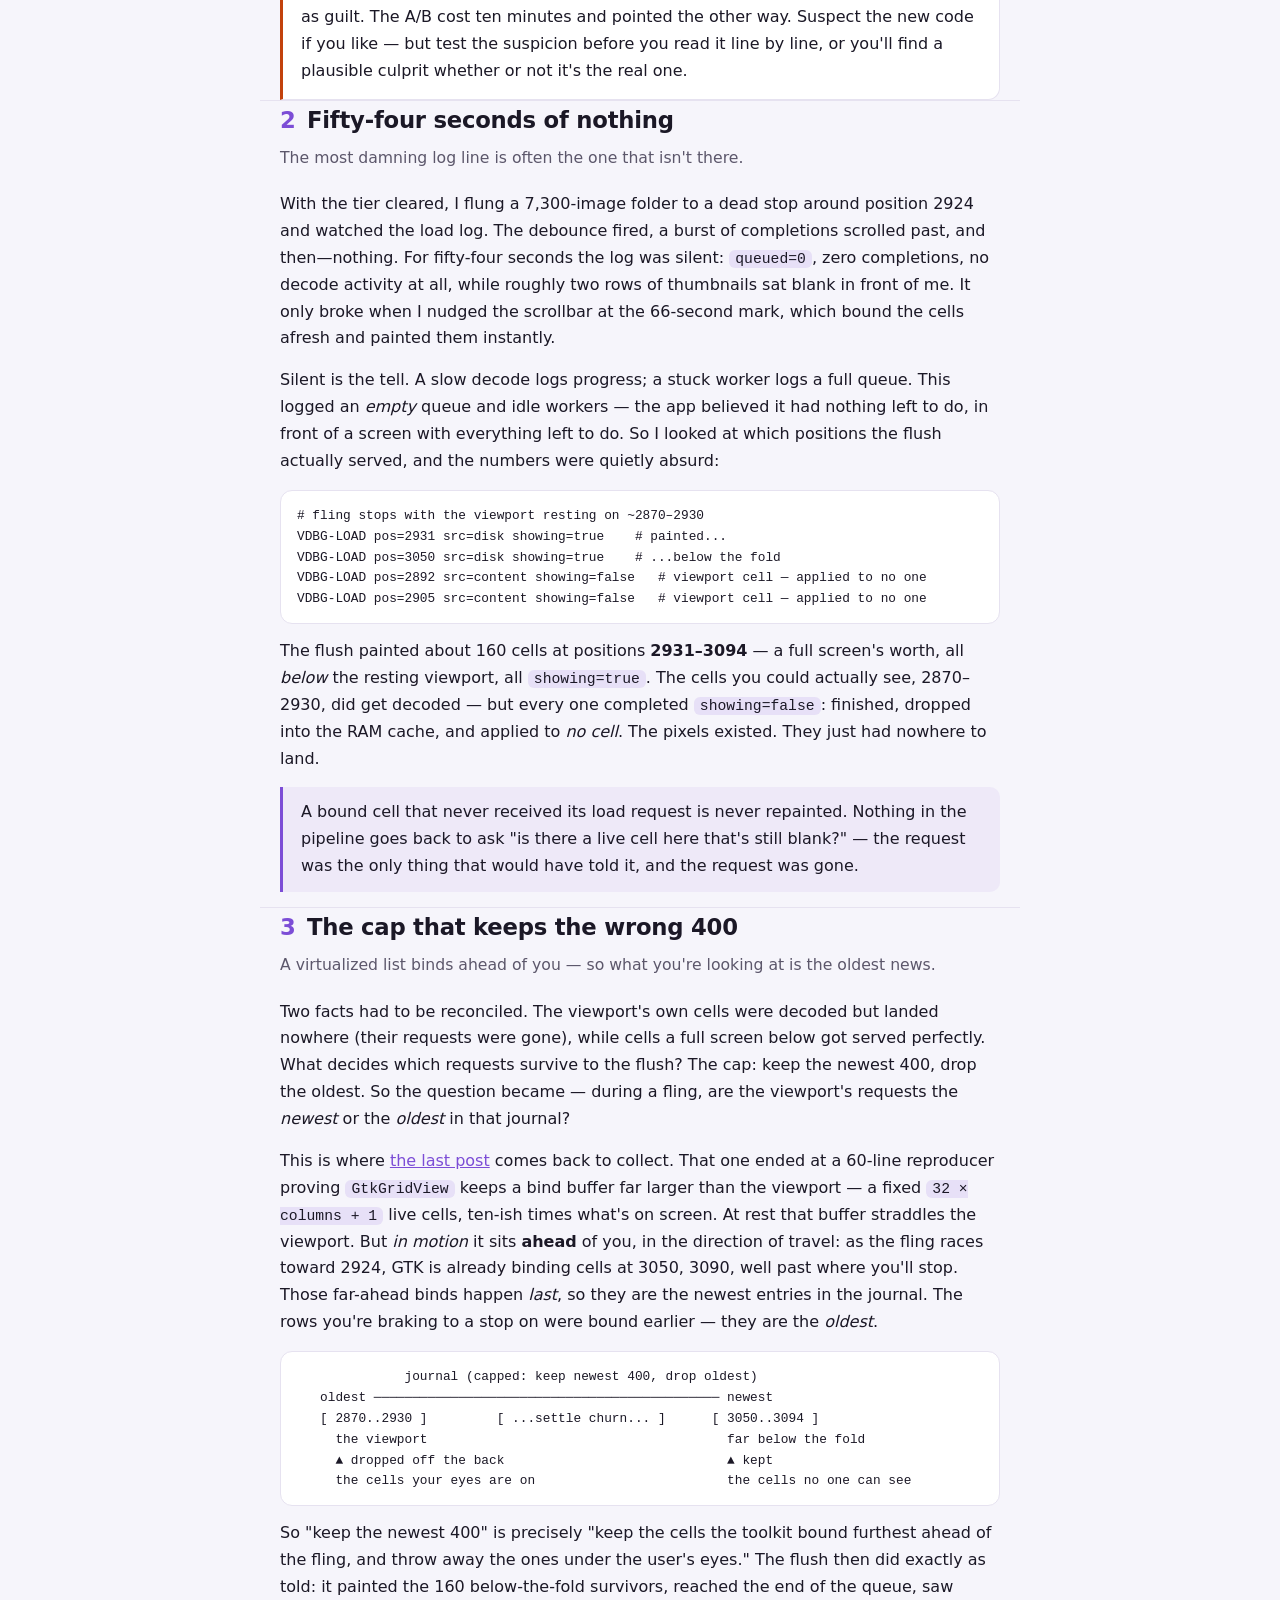
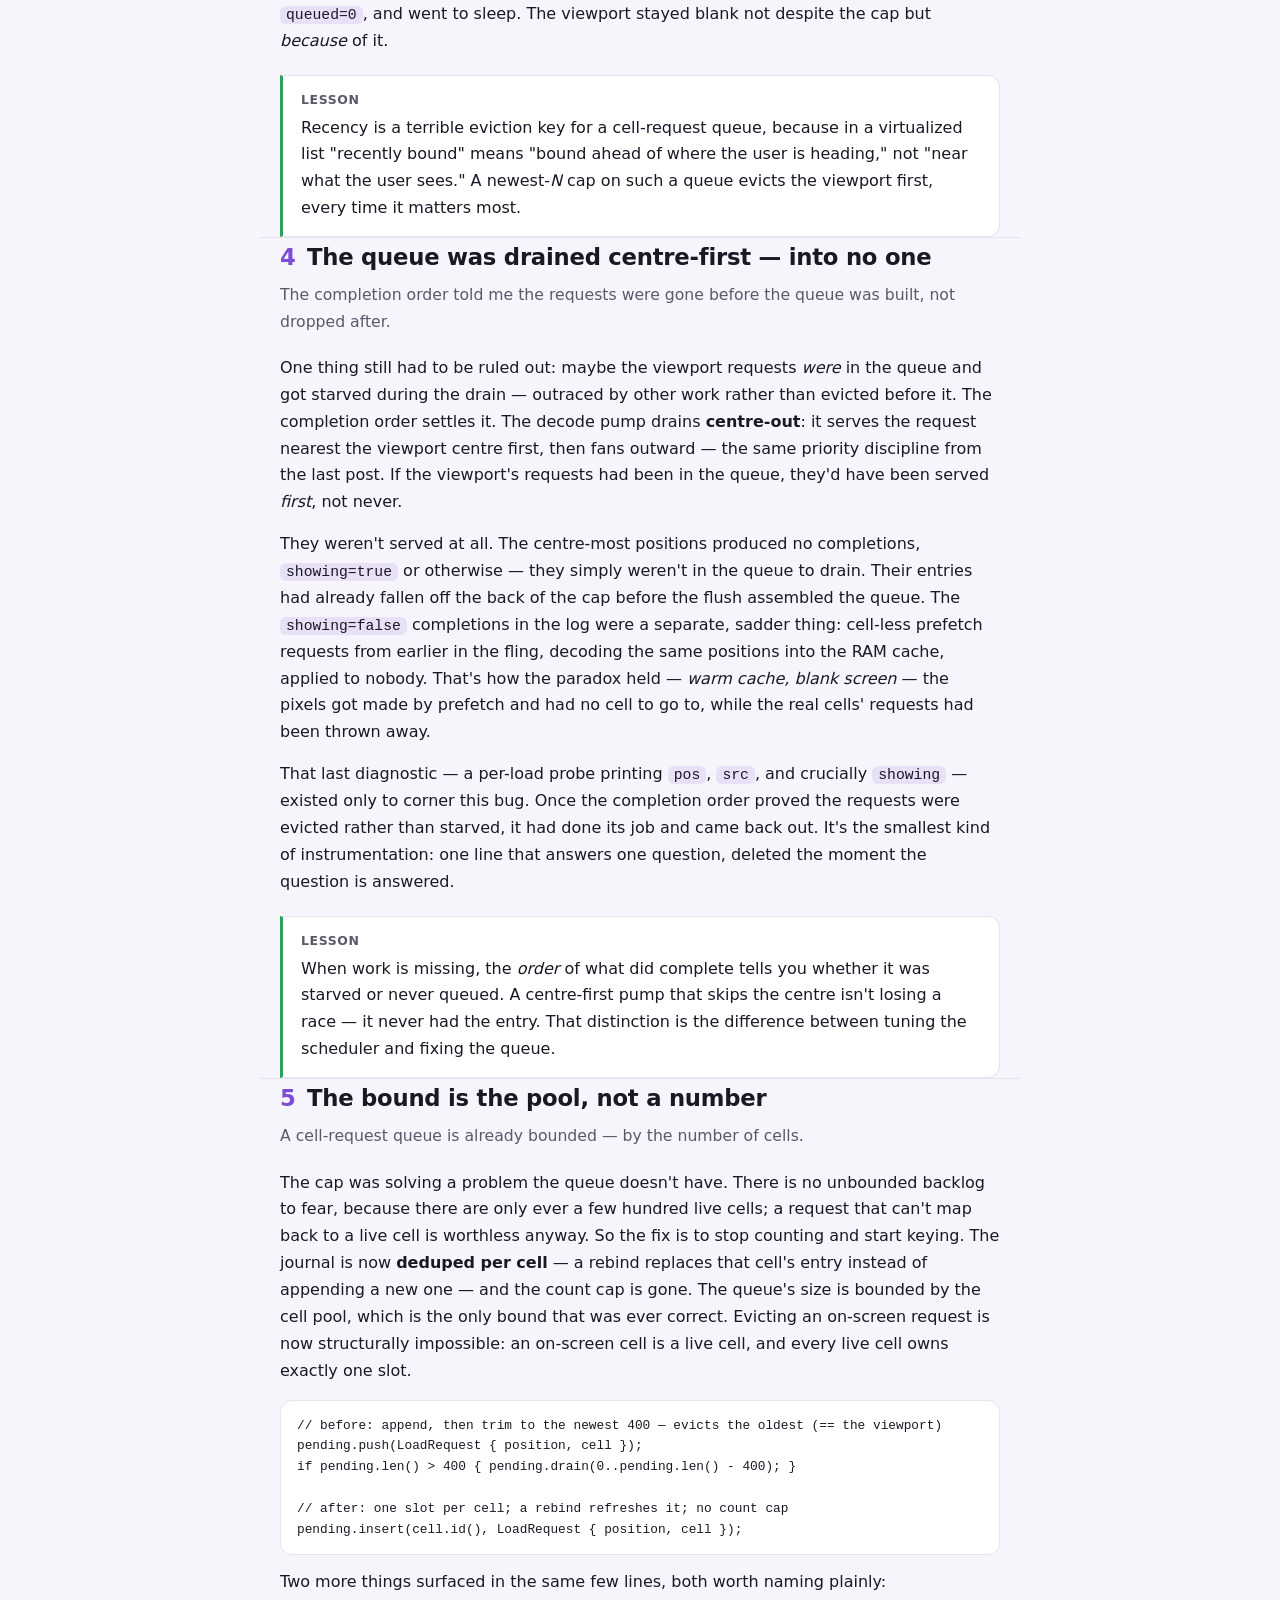
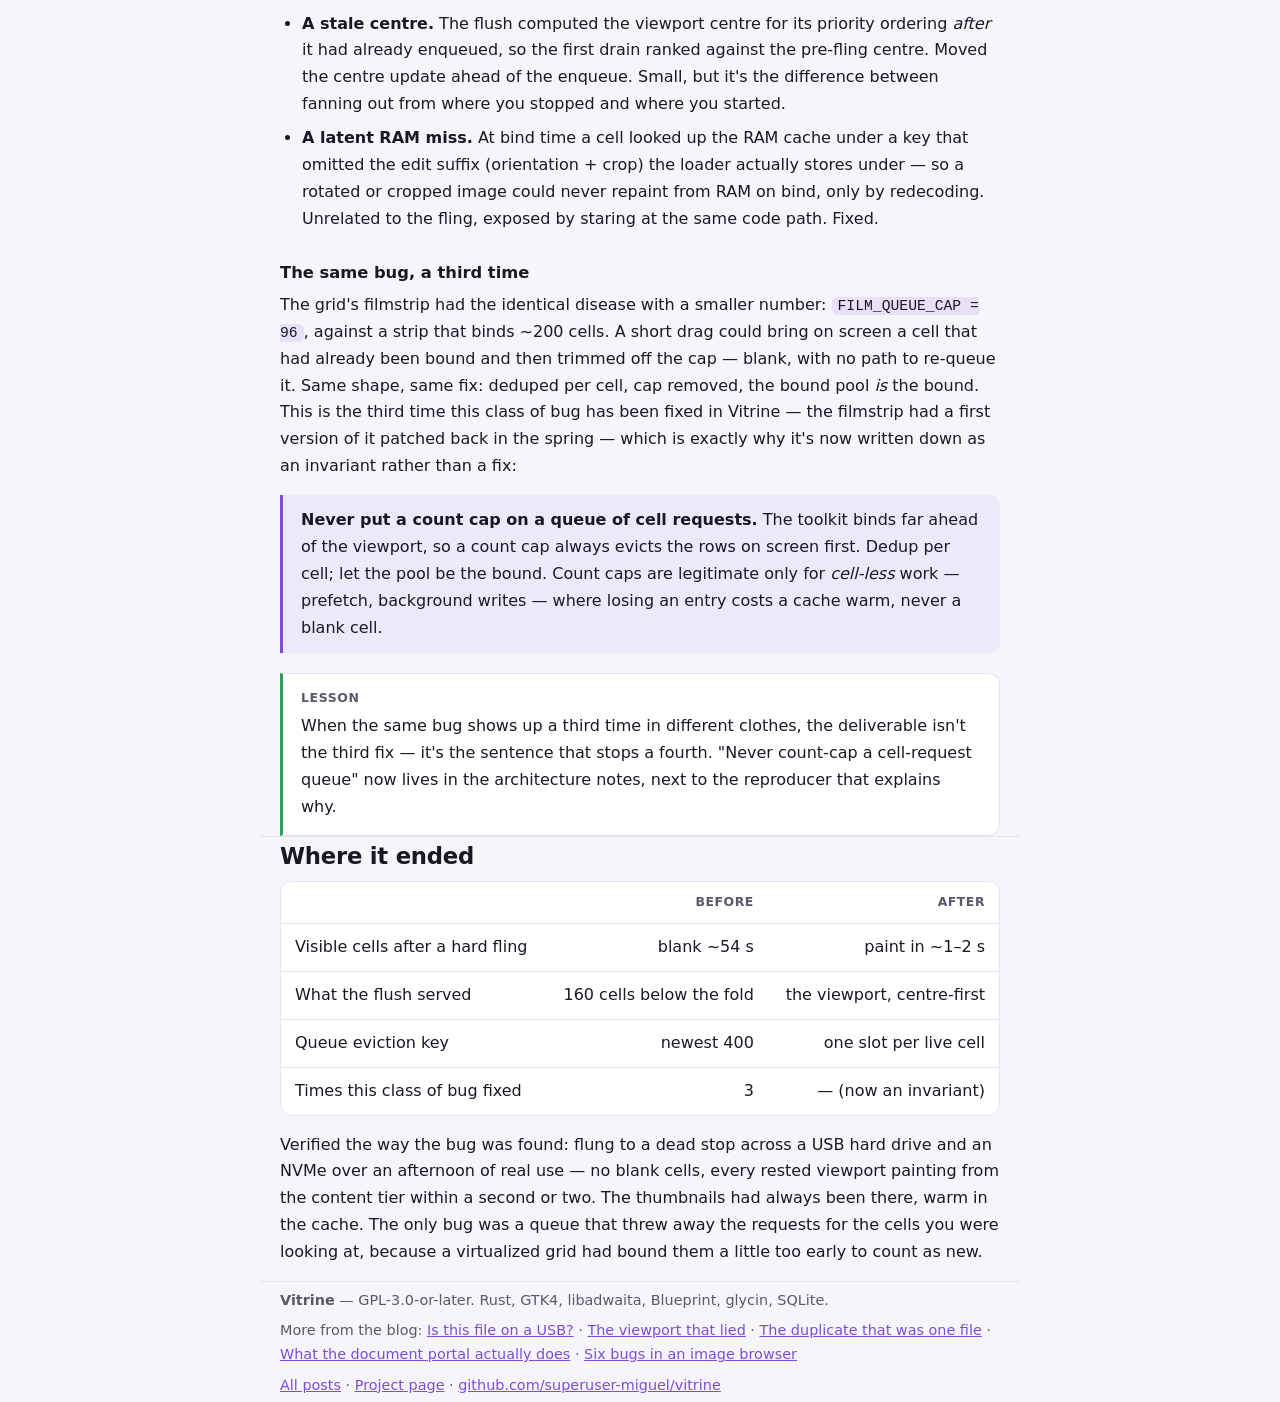
<file: docs/blank-cells-warm-cache.html>
<!doctype html>
<html lang="en">
<head>
<meta charset="utf-8">
<meta name="viewport" content="width=device-width, initial-scale=1">
<title>Blank cells, warm cache — Vitrine</title>
<meta name="description" content="After a hard fling in a GTK4/Rust image browser, the visible thumbnails stay blank for a minute while their decoded textures sit finished in the RAM cache. The culprit: a load queue capped at its newest 400 binds — and a virtualized grid that binds so far ahead of the viewport that the rows you're staring at are the oldest, and the first evicted.">
<meta property="og:type" content="article">
<meta property="og:title" content="Blank cells, warm cache">
<meta property="og:description" content="After a hard fling in a GTK4/Rust image browser, the visible thumbnails stay blank for a minute while their decoded textures sit finished in the RAM cache. The culprit: a load queue capped at its newest 400 binds — and a virtualized grid that binds so far ahead of the viewport that the rows you're staring at are the oldest, and the first evicted.">
<meta property="og:url" content="https://superuser-miguel.github.io/vitrine/blank-cells-warm-cache.html">
<meta property="og:site_name" content="Vitrine">
<meta name="twitter:card" content="summary">
<meta name="twitter:title" content="Blank cells, warm cache">
<meta name="twitter:description" content="After a hard fling in a GTK4/Rust image browser, the visible thumbnails stay blank for a minute while their decoded textures sit finished in the RAM cache. The culprit: a load queue capped at its newest 400 binds — and a virtualized grid that binds so far ahead of the viewport that the rows you're staring at are the oldest, and the first evicted.">
<style>
  :root {
    --bg: #f6f5fb; --surface: #ffffff; --text: #1b1826; --muted: #5c576b;
    --border: #e6e2f0; --accent: #7c4dd6; --accent-2: #6a2bbf;
    --ok: #2e9e5b; --no: #c7c1d6; --warn: #c2410c;
  }
  @media (prefers-color-scheme: dark) {
    :root {
      --bg: #16131d; --surface: #1f1b29; --text: #ece8f5; --muted: #a89fbe;
      --border: #2c2638; --accent: #a066e6; --accent-2: #8b5cf6;
      --ok: #57d98a; --no: #443c56; --warn: #fb923c;
    }
  }
  :root[data-theme="light"] {
    --bg: #f6f5fb; --surface: #ffffff; --text: #1b1826; --muted: #5c576b;
    --border: #e6e2f0; --accent: #7c4dd6; --accent-2: #6a2bbf; --ok: #2e9e5b; --no: #c7c1d6; --warn: #c2410c;
  }
  :root[data-theme="dark"] {
    --bg: #16131d; --surface: #1f1b29; --text: #ece8f5; --muted: #a89fbe;
    --border: #2c2638; --accent: #a066e6; --accent-2: #8b5cf6; --ok: #57d98a; --no: #443c56; --warn: #fb923c;
  }
  * { box-sizing: border-box; }
  body {
    margin: 0; background: var(--bg); color: var(--text);
    font: 16px/1.68 system-ui, -apple-system, "Segoe UI", Roboto, sans-serif;
  }
  a { color: var(--accent); }
  .wrap { max-width: 760px; margin: 0 auto; padding: 0 20px; }
  section { padding: 40px 0; border-bottom: 1px solid var(--border); }
  section:last-of-type { border-bottom: 0; }

  .hero { padding: 64px 0 30px; border-bottom: 1px solid var(--border); }
  .back { display: block; margin-bottom: 22px; font-size: .92rem; text-decoration: none; }
  .back a { text-decoration: none; }
  h1 { font-size: 2.3rem; margin: 0 0 12px; letter-spacing: -.022em; line-height: 1.18; }
  .lede { color: var(--muted); font-size: 1.1rem; margin: 0 0 18px; }
  .meta { color: var(--muted); font-size: .88rem; margin: 0; }

  h2 { font-size: 1.42rem; letter-spacing: -.01em; margin: 0 0 6px; }
  h2 .num { color: var(--accent); font-variant-numeric: tabular-nums; margin-right: .5em; }
  .sub { color: var(--muted); margin: 0 0 20px; font-size: .98rem; }
  h3 { font-size: 1.02rem; margin: 26px 0 6px; }
  p { margin: 0 0 15px; }

  pre { background: var(--surface); border: 1px solid var(--border); border-radius: 12px;
        padding: 14px 16px; overflow-x: auto; font-size: .87rem; line-height: 1.5; }
  code { background: color-mix(in srgb, var(--accent) 12%, transparent); padding: 1px 6px;
         border-radius: 6px; font-size: .92em; }
  pre code { background: none; padding: 0; }

  .tablewrap { overflow-x: auto; border: 1px solid var(--border); border-radius: 12px; margin: 0 0 16px; }
  table { width: 100%; border-collapse: collapse; min-width: 420px; background: var(--surface); }
  th, td { padding: 10px 14px; text-align: right; border-bottom: 1px solid var(--border); font-variant-numeric: tabular-nums; }
  th:first-child, td:first-child { text-align: left; font-variant-numeric: normal; }
  thead th { font-size: .78rem; color: var(--muted); font-weight: 600; text-transform: uppercase; letter-spacing: .04em; }
  tbody tr:last-child td { border-bottom: 0; }

  blockquote { margin: 0 0 15px; padding: 12px 18px; border-left: 3px solid var(--accent);
               background: color-mix(in srgb, var(--accent) 7%, transparent);
               border-radius: 0 10px 10px 0; color: var(--text); }
  blockquote p:last-child { margin: 0; }

  .lesson { background: var(--surface); border: 1px solid var(--border);
            border-left: 3px solid var(--ok); border-radius: 0 12px 12px 0;
            padding: 14px 18px; margin: 20px 0 0; }
  .lesson b { display: block; font-size: .78rem; text-transform: uppercase;
              letter-spacing: .05em; color: var(--muted); margin-bottom: 4px; }
  .lesson p { margin: 0; }

  .mine { border-left-color: var(--warn); }
  ul { padding-left: 22px; margin: 0 0 15px; }
  li { margin: 0 0 7px; }
  .toc { list-style: none; padding: 0; margin: 0; }
  .toc li { margin: 0; border-bottom: 1px solid var(--border); }
  .toc li:last-child { border: 0; }
  .toc a { display: block; padding: 10px 0; text-decoration: none; color: var(--text); }
  .toc a:hover { color: var(--accent); }
  .toc .n { color: var(--accent); font-variant-numeric: tabular-nums; margin-right: .7em; }

  footer { border-top: 1px solid var(--border); color: var(--muted); font-size: .9rem; padding: 26px 0 46px; }
  footer p { margin: 6px 0; }
</style>
</head>
<body>

<header class="hero wrap">
  <nav class="back"><a href="./">&larr; Vitrine</a> · <a href="blog/">Blog</a></nav>
  <h1>Blank cells, warm cache</h1>
  <p class="lede">Fling a folder of thousands hard, let go, and don't touch it — and in
    <a href="./">Vitrine</a> the whole screen of thumbnails stays <em>blank for a full
    minute</em>. Not decoding. Blank. The catch: their thumbnails were already decoded,
    sitting finished in the RAM cache the whole time. This is the same
    <code>GtkGridView</code> over-bind from <a href="the-viewport-that-lied.html">last
    time</a> — back through a different door.</p>
  <p class="meta">July 2026 · GNOME · Rust · GTK4 · virtualized lists</p>
</header>

<section class="wrap">
  <p>A quick recap of the machinery, because the whole bug lives in the gap between two
    parts of it. Vitrine's grid is a virtualized <code>GtkGridView</code>: thousands of
    photos, a few dozen live cell widgets, recycled as you scroll. When a cell is bound
    to an image whose thumbnail isn't in the RAM cache, the app journals a
    <em>load request</em> for that cell into a queue. A debounced flush drains the queue
    onto a bounded decode worker, centre-of-viewport first.</p>
  <p>That queue had a cap. It kept its <strong>newest 400</strong> requests and dropped
    the rest — the kind of bound you add without much thought, so a berserk scroll can't
    grow an unbounded backlog. It is exactly the wrong bound, and it took a fling, a
    stopwatch, and one wrong suspect to see why.</p>
  <ol class="toc" start="0">
    <li><a href="#suspect"><span class="n">1</span>The wrong suspect</a></li>
    <li><a href="#dead"><span class="n">2</span>Fifty-four seconds of nothing</a></li>
    <li><a href="#cap"><span class="n">3</span>The cap that keeps the wrong 400</a></li>
    <li><a href="#order"><span class="n">4</span>The queue was drained centre-first — into no one</a></li>
    <li><a href="#fix"><span class="n">5</span>The bound is the pool, not a number</a></li>
  </ol>
</section>

<section class="wrap" id="suspect">
  <h2><span class="num">1</span>The wrong suspect</h2>
  <p class="sub">The newest code is not the guiltiest code, however much it feels it.</p>

  <p>The blank-cell reports arrived days after I'd shipped a new cache tier — a
    content-hash layer that lets an identical photo reuse one decoded thumbnail across
    folders and drives. New code, new persistence, new timing. Of course I suspected it.
    It <em>felt</em> like a caching bug: the cells that stayed blank were exactly the ones
    a cache was supposed to fill.</p>

  <p>Rather than read the new tier's code and talk myself into a story, I ran it as an
    experiment. Two identical fling sessions on the same folder, one with the content tier
    on and one with it off, both logging every load completion:</p>

  <div class="tablewrap">
  <table>
    <thead><tr><th></th><th>content tier ON</th><th>content tier OFF</th></tr></thead>
    <tbody>
      <tr><td>load completions</td><td>532</td><td>542</td></tr>
      <tr><td>failed loads</td><td>0</td><td>0</td></tr>
      <tr><td>blank on-screen band</td><td>same block</td><td>same block</td></tr>
    </tbody>
  </table>
  </div>

  <p>Identical. The new tier changed <em>where</em> a thumbnail came from and changed
    nothing about the blanks. It had exonerated itself in one A/B, and the bug was older
    and lower than the code I'd been staring at.</p>

  <div class="lesson mine">
    <b>Where I nearly went wrong</b>
    <p>I spent the first hour reading the freshest module in the tree because recency reads
      as guilt. The A/B cost ten minutes and pointed the other way. Suspect the new code if
      you like — but test the suspicion before you read it line by line, or you'll find a
      plausible culprit whether or not it's the real one.</p>
  </div>
</section>

<section class="wrap" id="dead">
  <h2><span class="num">2</span>Fifty-four seconds of nothing</h2>
  <p class="sub">The most damning log line is often the one that isn't there.</p>

  <p>With the tier cleared, I flung a 7,300-image folder to a dead stop around
    position&nbsp;2924 and watched the load log. The debounce fired, a burst of completions
    scrolled past, and then&mdash;nothing. For fifty-four seconds the log was silent:
    <code>queued=0</code>, zero completions, no decode activity at all, while roughly two
    rows of thumbnails sat blank in front of me. It only broke when I nudged the scrollbar
    at the 66-second mark, which bound the cells afresh and painted them instantly.</p>

  <p>Silent is the tell. A slow decode logs progress; a stuck worker logs a full queue.
    This logged an <em>empty</em> queue and idle workers — the app believed it had nothing
    left to do, in front of a screen with everything left to do. So I looked at which
    positions the flush actually served, and the numbers were quietly absurd:</p>

  <pre><code># fling stops with the viewport resting on ~2870&ndash;2930
VDBG-LOAD pos=2931 src=disk showing=true    # painted...
VDBG-LOAD pos=3050 src=disk showing=true    # ...below the fold
VDBG-LOAD pos=2892 src=content showing=false   # viewport cell — applied to no one
VDBG-LOAD pos=2905 src=content showing=false   # viewport cell — applied to no one</code></pre>

  <p>The flush painted about 160 cells at positions <strong>2931&ndash;3094</strong> —
    a full screen's worth, all <em>below</em> the resting viewport, all
    <code>showing=true</code>. The cells you could actually see, 2870&ndash;2930, did get
    decoded — but every one completed <code>showing=false</code>: finished, dropped into
    the RAM cache, and applied to <em>no cell</em>. The pixels existed. They just had
    nowhere to land.</p>

  <blockquote><p>A bound cell that never received its load request is never repainted.
    Nothing in the pipeline goes back to ask "is there a live cell here that's still
    blank?" — the request was the only thing that would have told it, and the request was
    gone.</p></blockquote>
</section>

<section class="wrap" id="cap">
  <h2><span class="num">3</span>The cap that keeps the wrong 400</h2>
  <p class="sub">A virtualized list binds ahead of you — so what you're looking at is the oldest news.</p>

  <p>Two facts had to be reconciled. The viewport's own cells were decoded but landed
    nowhere (their requests were gone), while cells a full screen below got served
    perfectly. What decides which requests survive to the flush? The cap: keep the newest
    400, drop the oldest. So the question became — during a fling, are the viewport's
    requests the <em>newest</em> or the <em>oldest</em> in that journal?</p>

  <p>This is where <a href="the-viewport-that-lied.html">the last post</a> comes back to
    collect. That one ended at a 60-line reproducer proving <code>GtkGridView</code> keeps
    a bind buffer far larger than the viewport — a fixed <code>32 × columns + 1</code> live
    cells, ten-ish times what's on screen. At rest that buffer straddles the viewport. But
    <em>in motion</em> it sits <strong>ahead</strong> of you, in the direction of travel:
    as the fling races toward 2924, GTK is already binding cells at 3050, 3090, well past
    where you'll stop. Those far-ahead binds happen <em>last</em>, so they are the newest
    entries in the journal. The rows you're braking to a stop on were bound earlier — they
    are the <em>oldest</em>.</p>

  <pre><code>              journal (capped: keep newest 400, drop oldest)
   oldest ───────────────────────────────────────────── newest
   [ 2870..2930 ]         [ ...settle churn... ]      [ 3050..3094 ]
     the viewport                                       far below the fold
     ▲ dropped off the back                             ▲ kept
     the cells your eyes are on                         the cells no one can see</code></pre>

  <p>So "keep the newest 400" is precisely "keep the cells the toolkit bound furthest
    ahead of the fling, and throw away the ones under the user's eyes." The flush then did
    exactly as told: it painted the 160 below-the-fold survivors, reached the end of the
    queue, saw <code>queued=0</code>, and went to sleep. The viewport stayed blank not
    despite the cap but <em>because</em> of it.</p>

  <div class="lesson">
    <b>Lesson</b>
    <p>Recency is a terrible eviction key for a cell-request queue, because in a virtualized
      list "recently bound" means "bound ahead of where the user is heading," not "near what
      the user sees." A newest-<em>N</em> cap on such a queue evicts the viewport first, every
      time it matters most.</p>
  </div>
</section>

<section class="wrap" id="order">
  <h2><span class="num">4</span>The queue was drained centre-first — into no one</h2>
  <p class="sub">The completion order told me the requests were gone before the queue was built, not dropped after.</p>

  <p>One thing still had to be ruled out: maybe the viewport requests <em>were</em> in the
    queue and got starved during the drain — outraced by other work rather than evicted
    before it. The completion order settles it. The decode pump drains
    <strong>centre-out</strong>: it serves the request nearest the viewport centre first,
    then fans outward — the same priority discipline from the last post. If the viewport's
    requests had been in the queue, they'd have been served <em>first</em>, not never.</p>

  <p>They weren't served at all. The centre-most positions produced no completions,
    <code>showing=true</code> or otherwise — they simply weren't in the queue to drain.
    Their entries had already fallen off the back of the cap before the flush assembled the
    queue. The <code>showing=false</code> completions in the log were a separate, sadder
    thing: cell-less prefetch requests from earlier in the fling, decoding the same
    positions into the RAM cache, applied to nobody. That's how the paradox held —
    <em>warm cache, blank screen</em> — the pixels got made by prefetch and had no cell to
    go to, while the real cells' requests had been thrown away.</p>

  <p>That last diagnostic — a per-load probe printing <code>pos</code>, <code>src</code>,
    and crucially <code>showing</code> — existed only to corner this bug. Once the
    completion order proved the requests were evicted rather than starved, it had done its
    job and came back out. It's the smallest kind of instrumentation: one line that answers
    one question, deleted the moment the question is answered.</p>

  <div class="lesson">
    <b>Lesson</b>
    <p>When work is missing, the <em>order</em> of what did complete tells you whether it was
      starved or never queued. A centre-first pump that skips the centre isn't losing a race —
      it never had the entry. That distinction is the difference between tuning the scheduler
      and fixing the queue.</p>
  </div>
</section>

<section class="wrap" id="fix">
  <h2><span class="num">5</span>The bound is the pool, not a number</h2>
  <p class="sub">A cell-request queue is already bounded — by the number of cells.</p>

  <p>The cap was solving a problem the queue doesn't have. There is no unbounded backlog to
    fear, because there are only ever a few hundred live cells; a request that can't map
    back to a live cell is worthless anyway. So the fix is to stop counting and start
    keying. The journal is now <strong>deduped per cell</strong> — a rebind replaces that
    cell's entry instead of appending a new one — and the count cap is gone. The queue's
    size is bounded by the cell pool, which is the only bound that was ever correct.
    Evicting an on-screen request is now structurally impossible: an on-screen cell is a
    live cell, and every live cell owns exactly one slot.</p>

  <pre><code>// before: append, then trim to the newest 400 — evicts the oldest (== the viewport)
pending.push(LoadRequest { position, cell });
if pending.len() &gt; 400 { pending.drain(0..pending.len() - 400); }

// after: one slot per cell; a rebind refreshes it; no count cap
pending.insert(cell.id(), LoadRequest { position, cell });</code></pre>

  <p>Two more things surfaced in the same few lines, both worth naming plainly:</p>
  <ul>
    <li><strong>A stale centre.</strong> The flush computed the viewport centre for its
      priority ordering <em>after</em> it had already enqueued, so the first drain ranked
      against the pre-fling centre. Moved the centre update ahead of the enqueue. Small, but
      it's the difference between fanning out from where you stopped and where you started.</li>
    <li><strong>A latent RAM miss.</strong> At bind time a cell looked up the RAM cache
      under a key that omitted the edit suffix (orientation + crop) the loader actually
      stores under — so a rotated or cropped image could never repaint from RAM on bind, only
      by redecoding. Unrelated to the fling, exposed by staring at the same code path. Fixed.</li>
  </ul>

  <h3>The same bug, a third time</h3>
  <p>The grid's filmstrip had the identical disease with a smaller number:
    <code>FILM_QUEUE_CAP = 96</code>, against a strip that binds ~200 cells. A short drag
    could bring on screen a cell that had already been bound and then trimmed off the cap —
    blank, with no path to re-queue it. Same shape, same fix: deduped per cell, cap removed,
    the bound pool <em>is</em> the bound. This is the third time this class of bug has been
    fixed in Vitrine — the filmstrip had a first version of it patched back in the spring —
    which is exactly why it's now written down as an invariant rather than a fix:</p>

  <blockquote><p><strong>Never put a count cap on a queue of cell requests.</strong> The
    toolkit binds far ahead of the viewport, so a count cap always evicts the rows on
    screen first. Dedup per cell; let the pool be the bound. Count caps are legitimate only
    for <em>cell-less</em> work — prefetch, background writes — where losing an entry costs
    a cache warm, never a blank cell.</p></blockquote>

  <div class="lesson">
    <b>Lesson</b>
    <p>When the same bug shows up a third time in different clothes, the deliverable isn't the
      third fix — it's the sentence that stops a fourth. "Never count-cap a cell-request queue"
      now lives in the architecture notes, next to the reproducer that explains why.</p>
  </div>
</section>

<section class="wrap">
  <h2>Where it ended</h2>
  <div class="tablewrap">
  <table>
    <thead><tr><th></th><th>Before</th><th>After</th></tr></thead>
    <tbody>
      <tr><td>Visible cells after a hard fling</td><td>blank ~54&nbsp;s</td><td>paint in ~1&ndash;2&nbsp;s</td></tr>
      <tr><td>What the flush served</td><td>160 cells below the fold</td><td>the viewport, centre-first</td></tr>
      <tr><td>Queue eviction key</td><td>newest 400</td><td>one slot per live cell</td></tr>
      <tr><td>Times this class of bug fixed</td><td>3</td><td>&mdash; (now an invariant)</td></tr>
    </tbody>
  </table>
  </div>
  <p>Verified the way the bug was found: flung to a dead stop across a USB hard drive and an
    NVMe over an afternoon of real use — no blank cells, every rested viewport painting from
    the content tier within a second or two. The thumbnails had always been there, warm in
    the cache. The only bug was a queue that threw away the requests for the cells you were
    looking at, because a virtualized grid had bound them a little too early to count as
    new.</p>
</section>

<footer class="wrap">
  <p><strong>Vitrine</strong> — GPL-3.0-or-later. Rust, GTK4, libadwaita, Blueprint, glycin, SQLite.</p>
  <p>More from the blog: <a href="is-this-file-on-a-usb.html">Is this file on a USB?</a>
     · <a href="the-viewport-that-lied.html">The viewport that lied</a>
     · <a href="duplicates-that-arent.html">The duplicate that was one file</a>
     · <a href="flatpak-document-portal.html">What the document portal actually does</a>
     · <a href="debugging-vitrine.html">Six bugs in an image browser</a></p>
  <p><a href="blog/">All posts</a>
     · <a href="./">Project page</a>
     · <a href="https://github.com/superuser-miguel/vitrine">github.com/superuser-miguel/vitrine</a></p>
</footer>

</body>
</html>
</file>
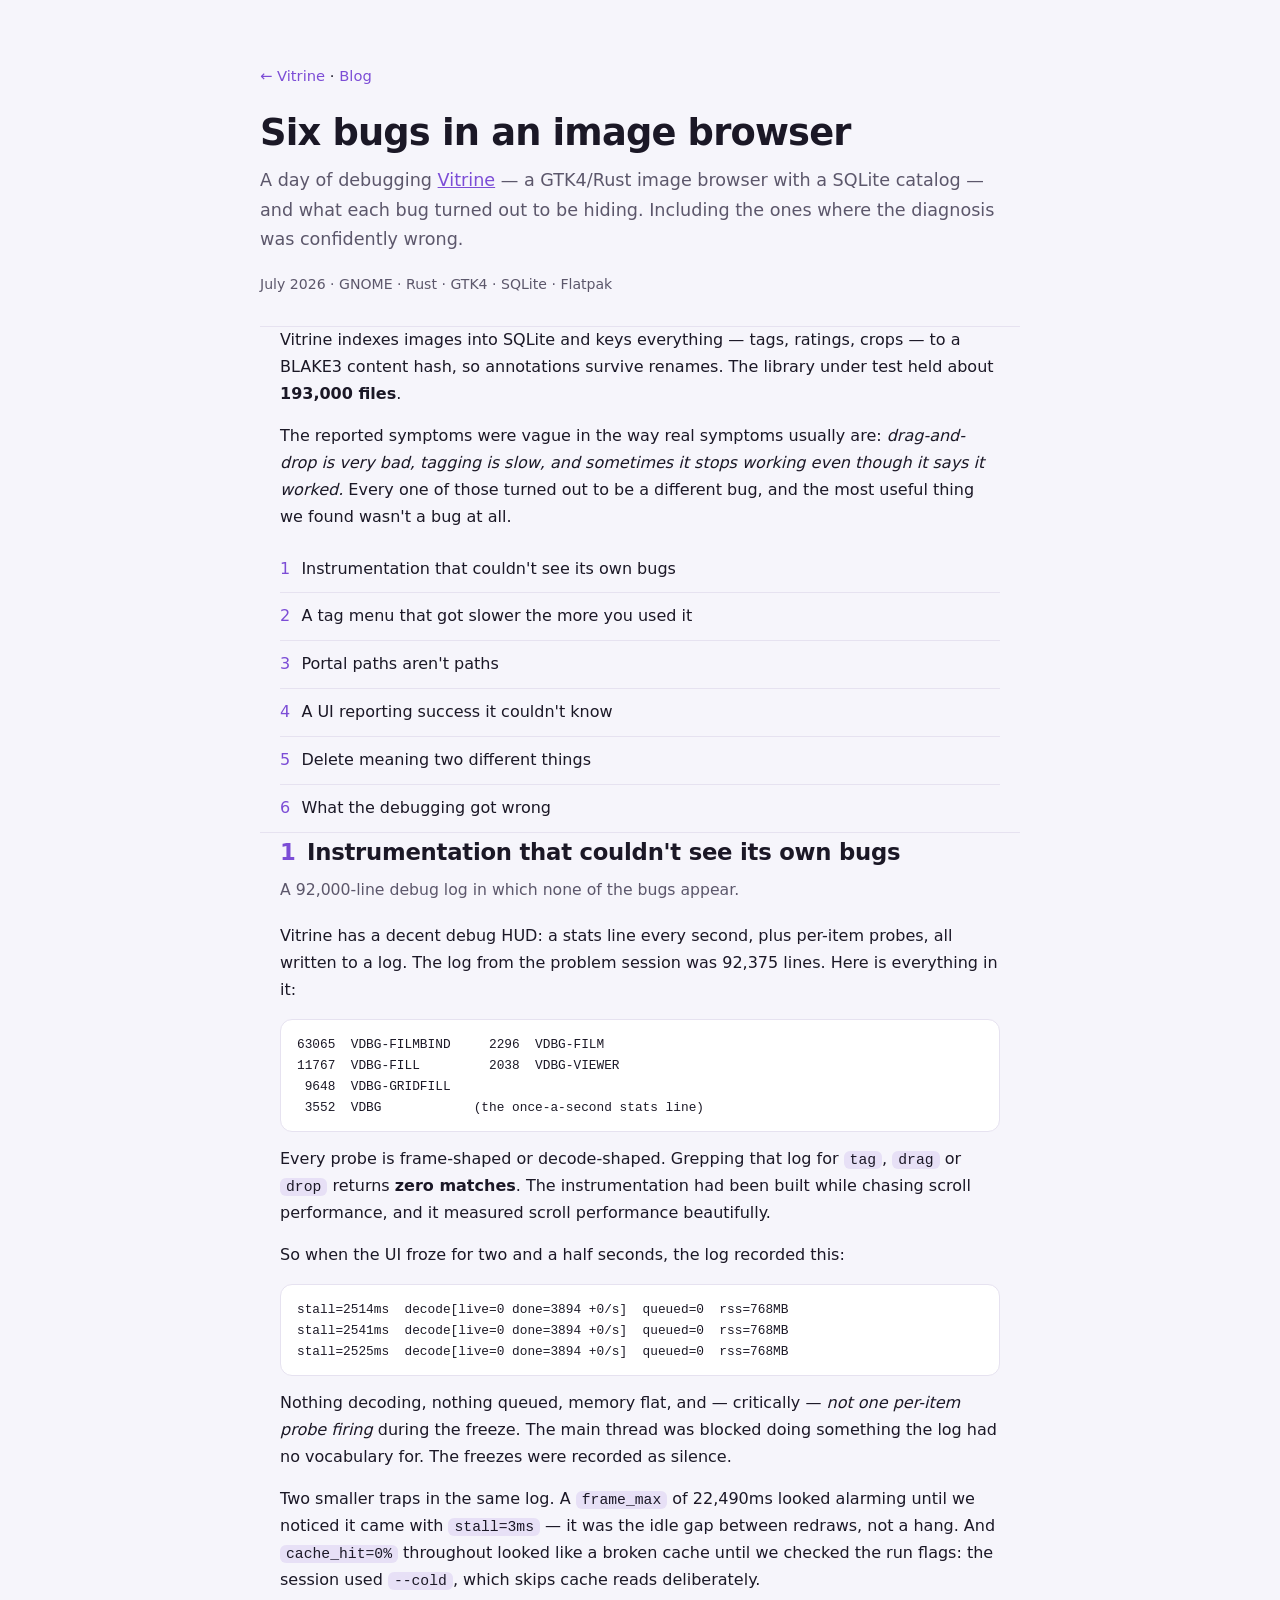
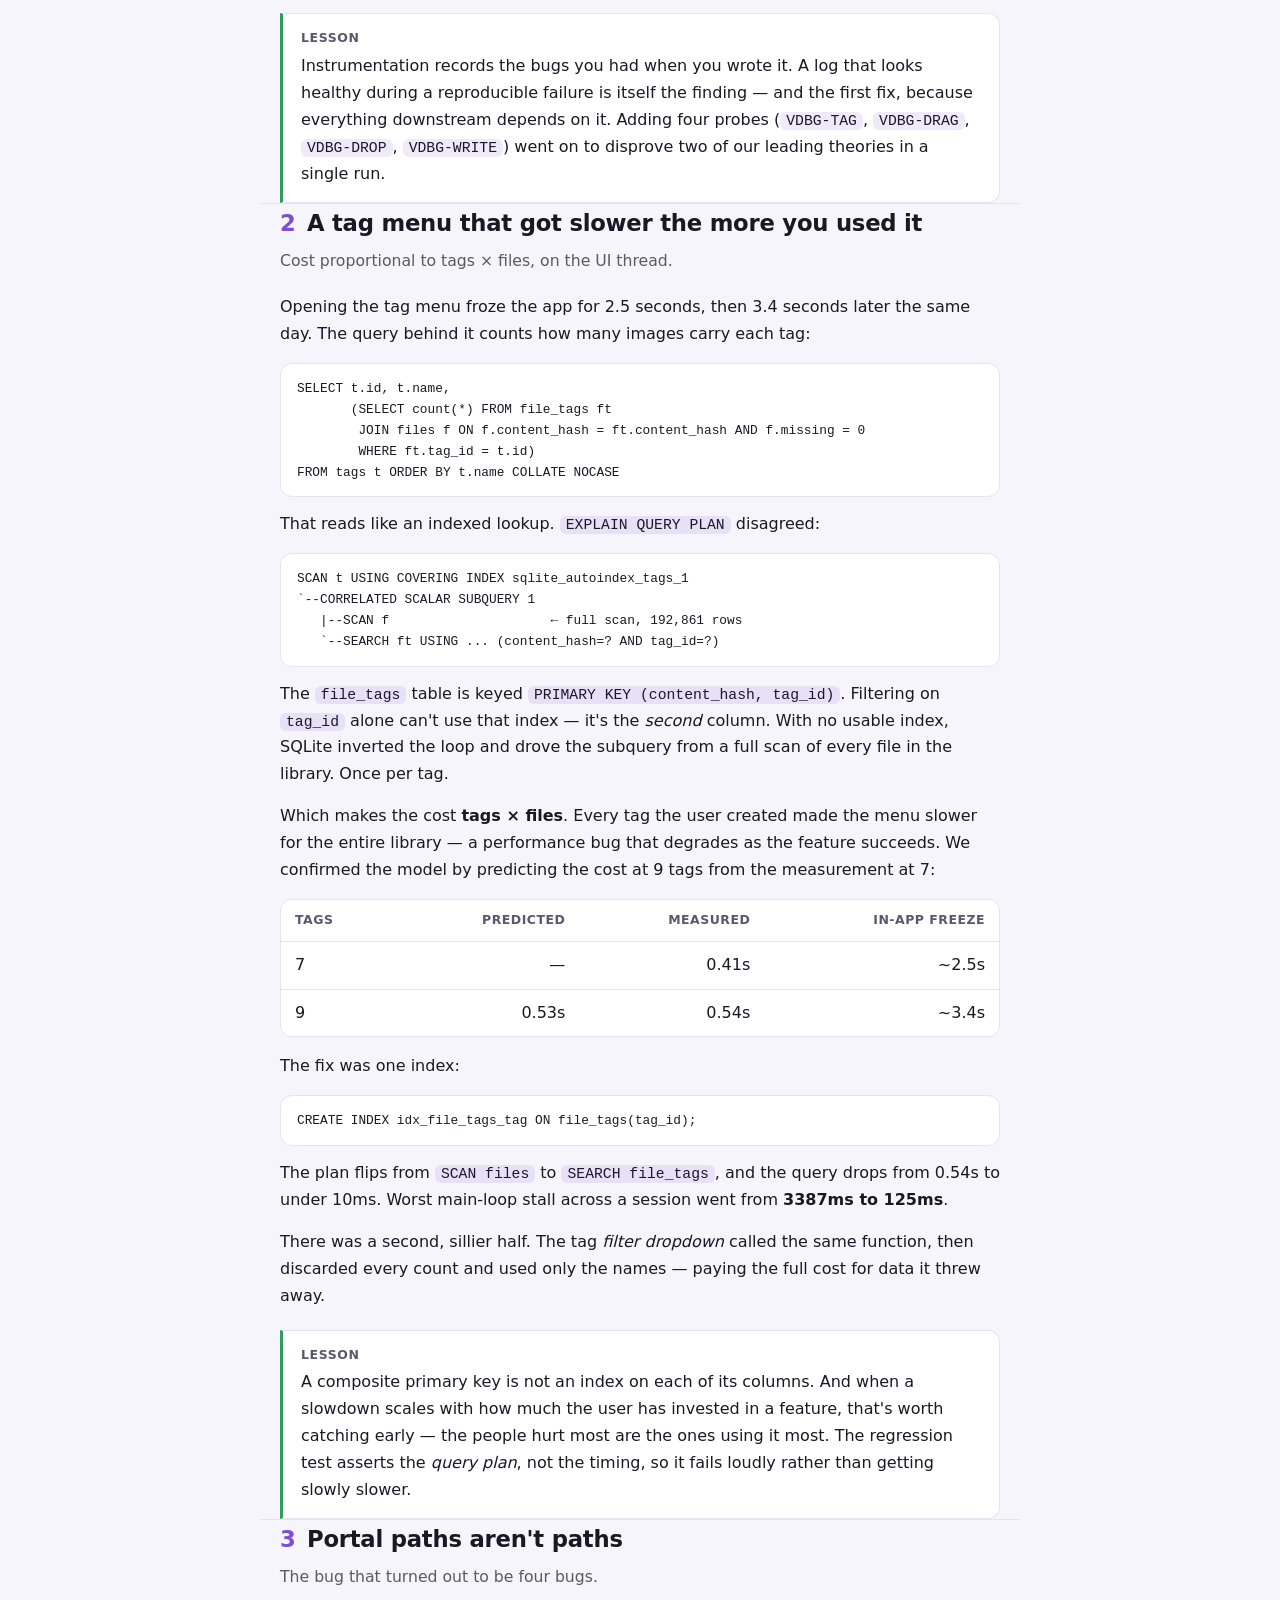
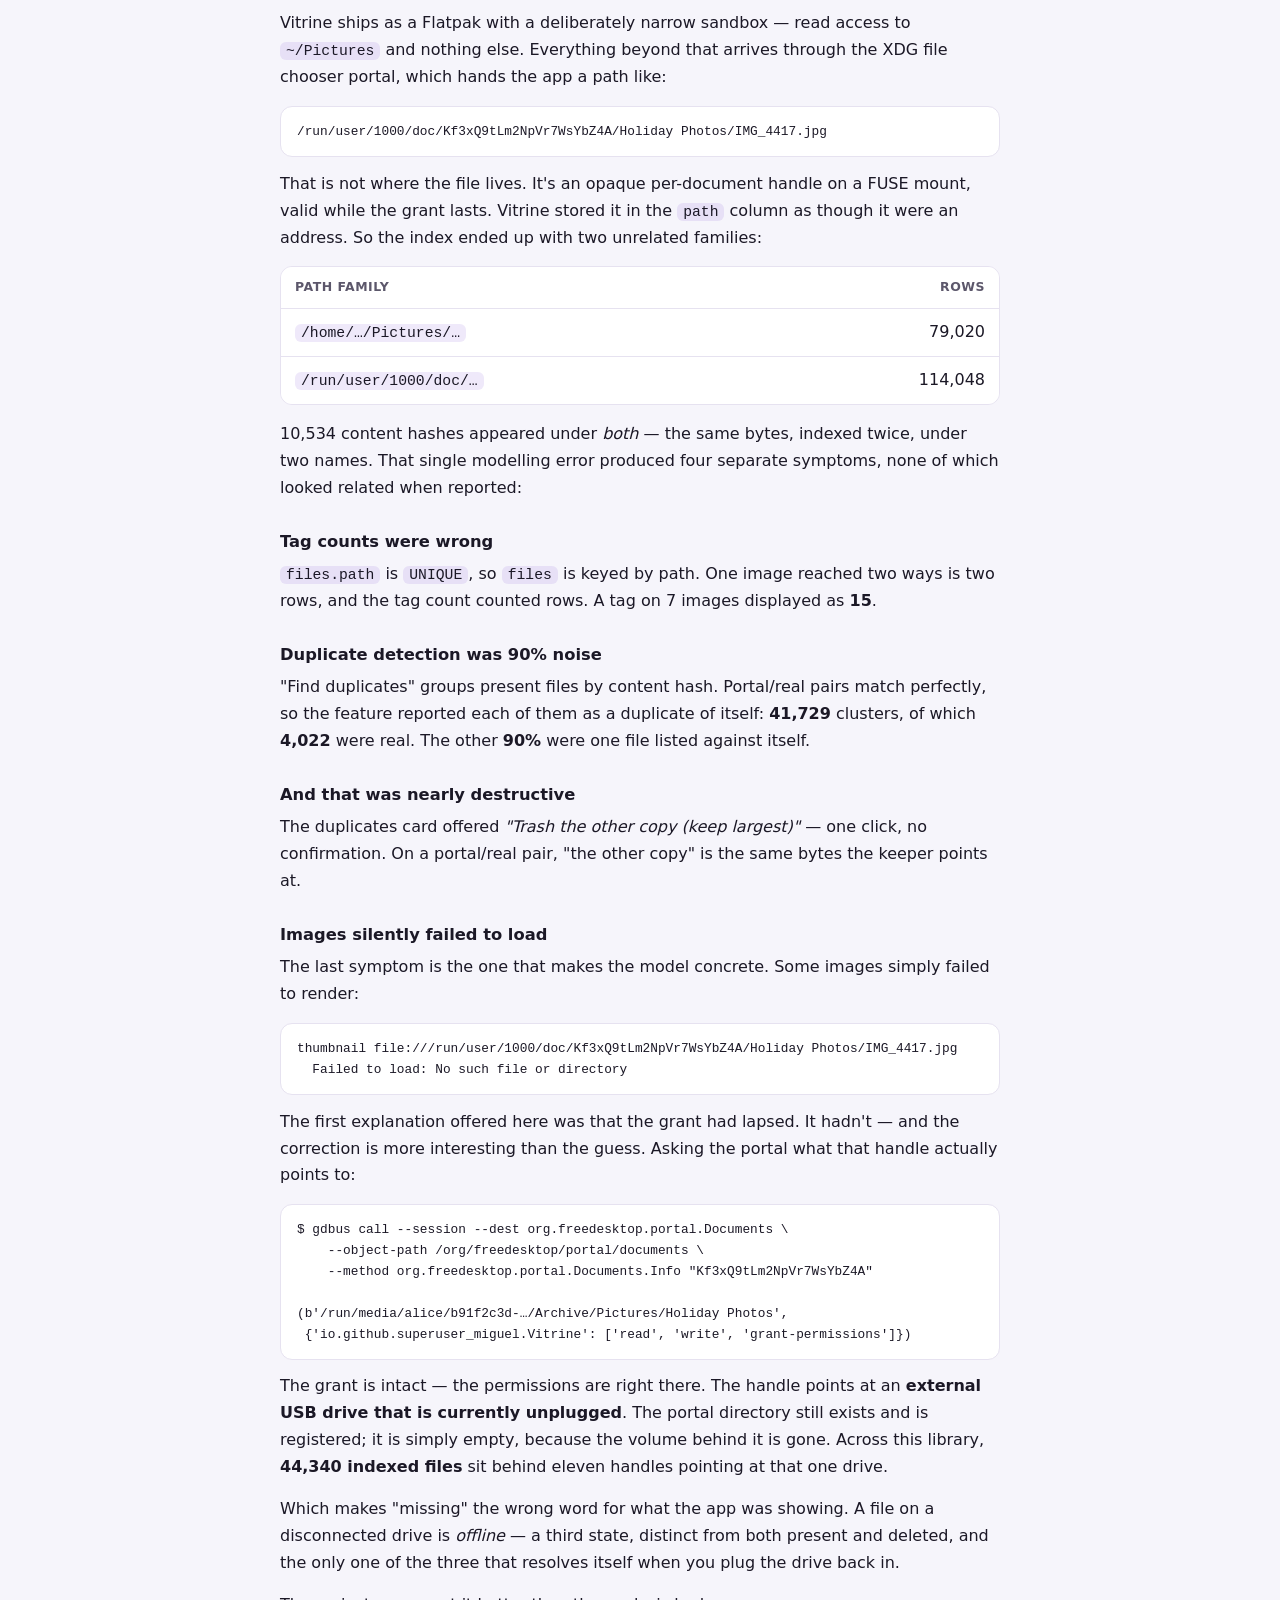
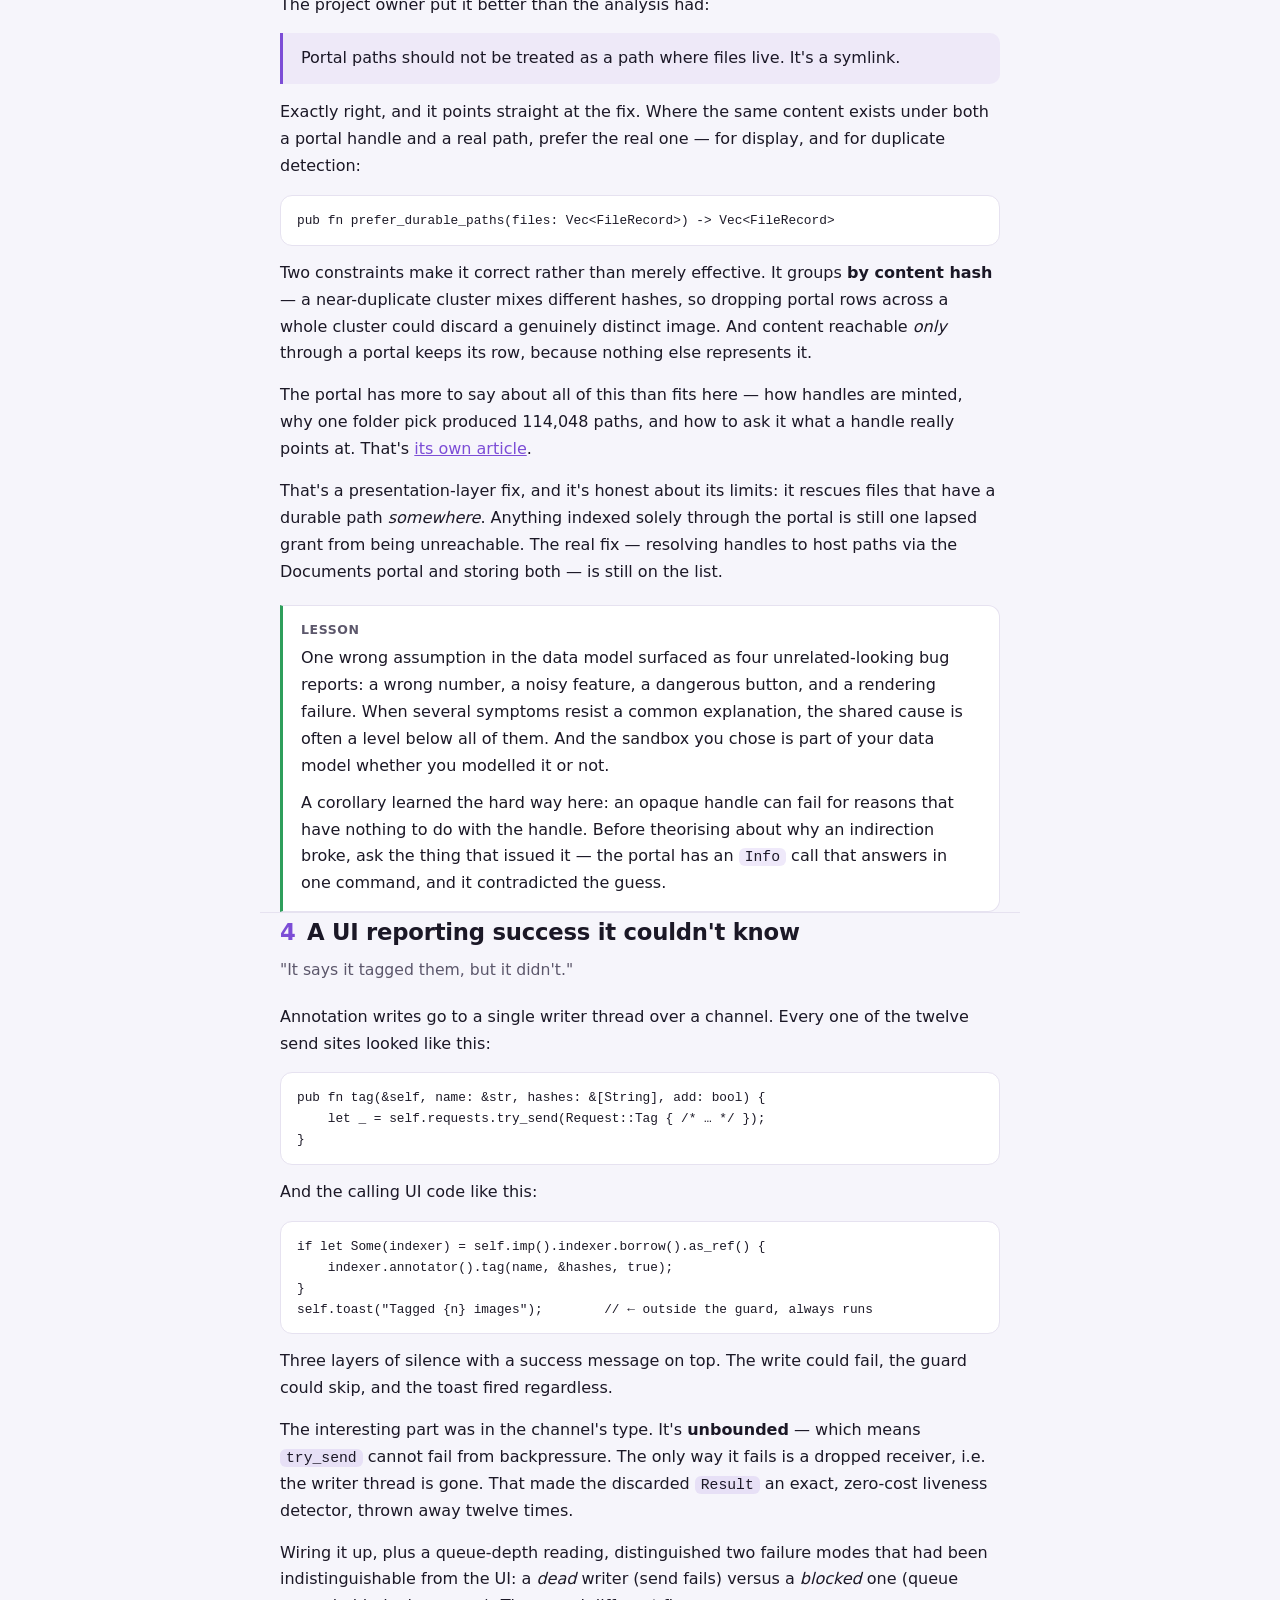
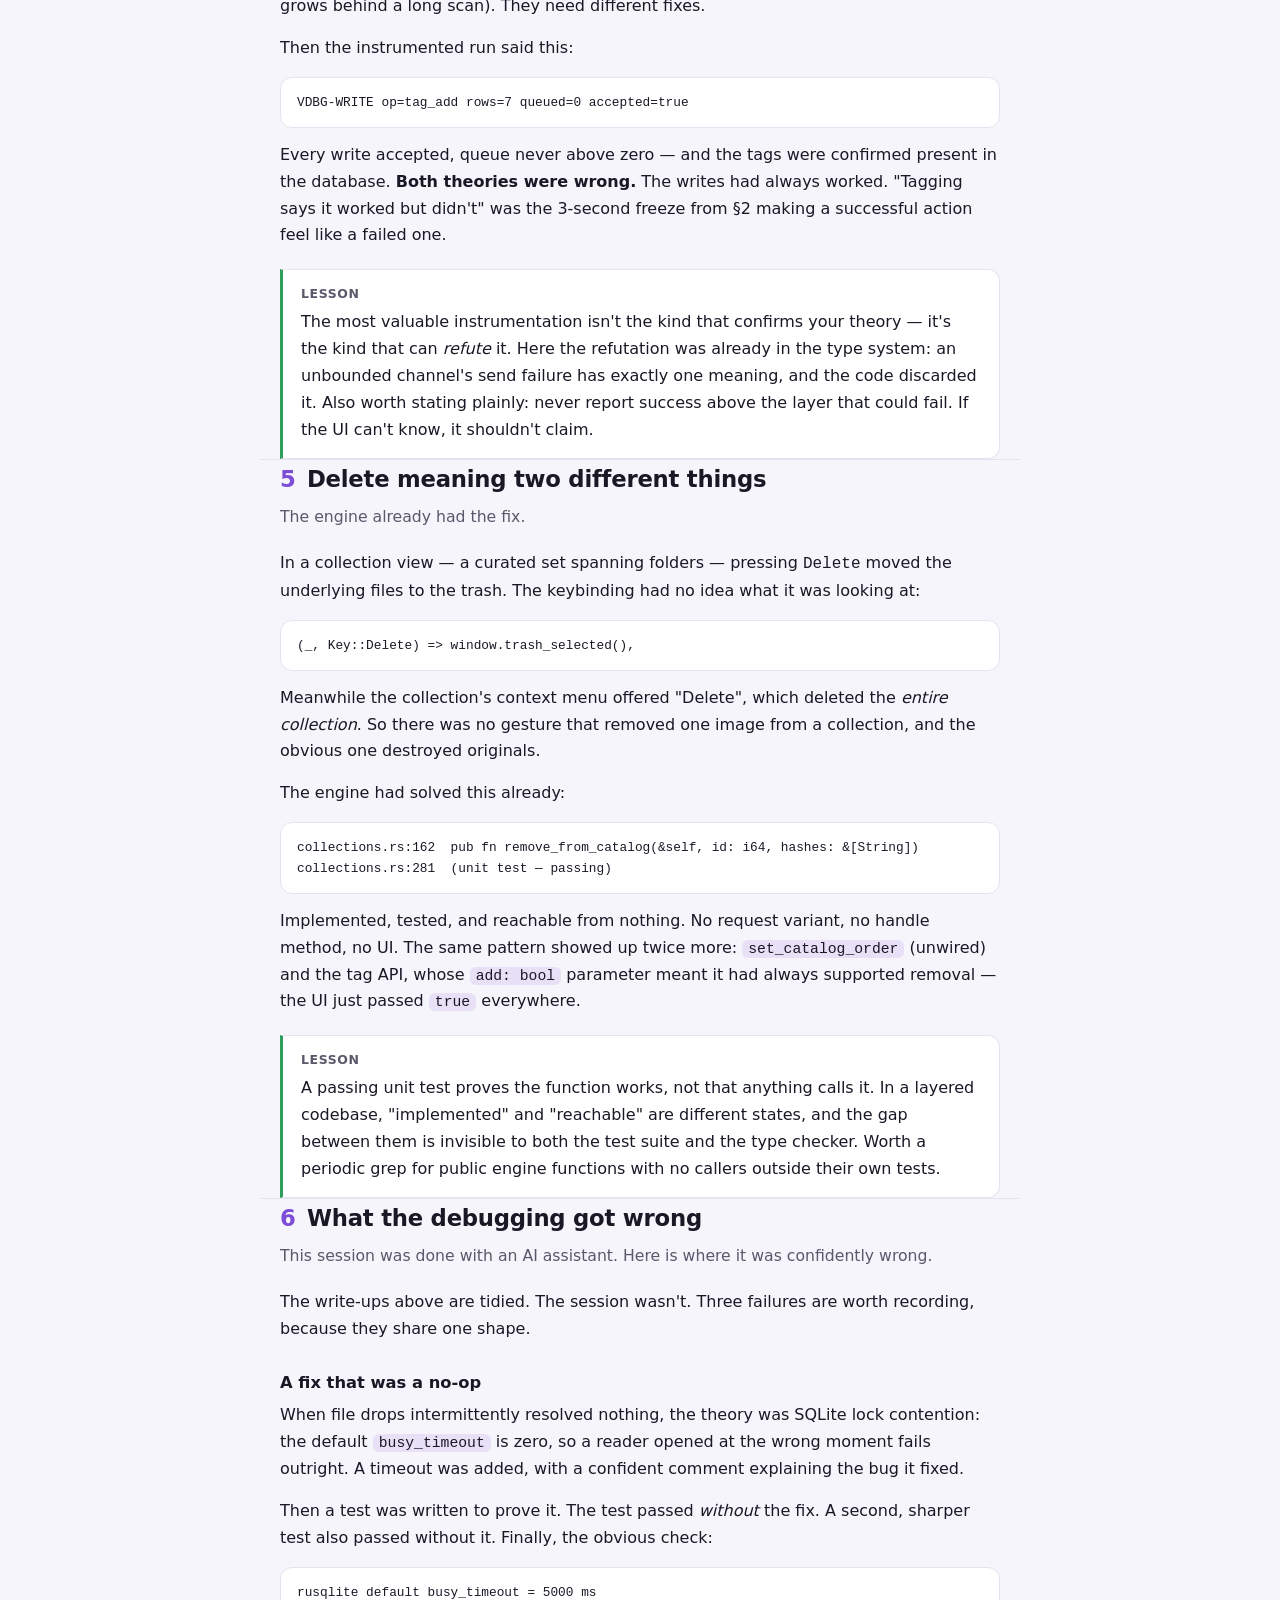
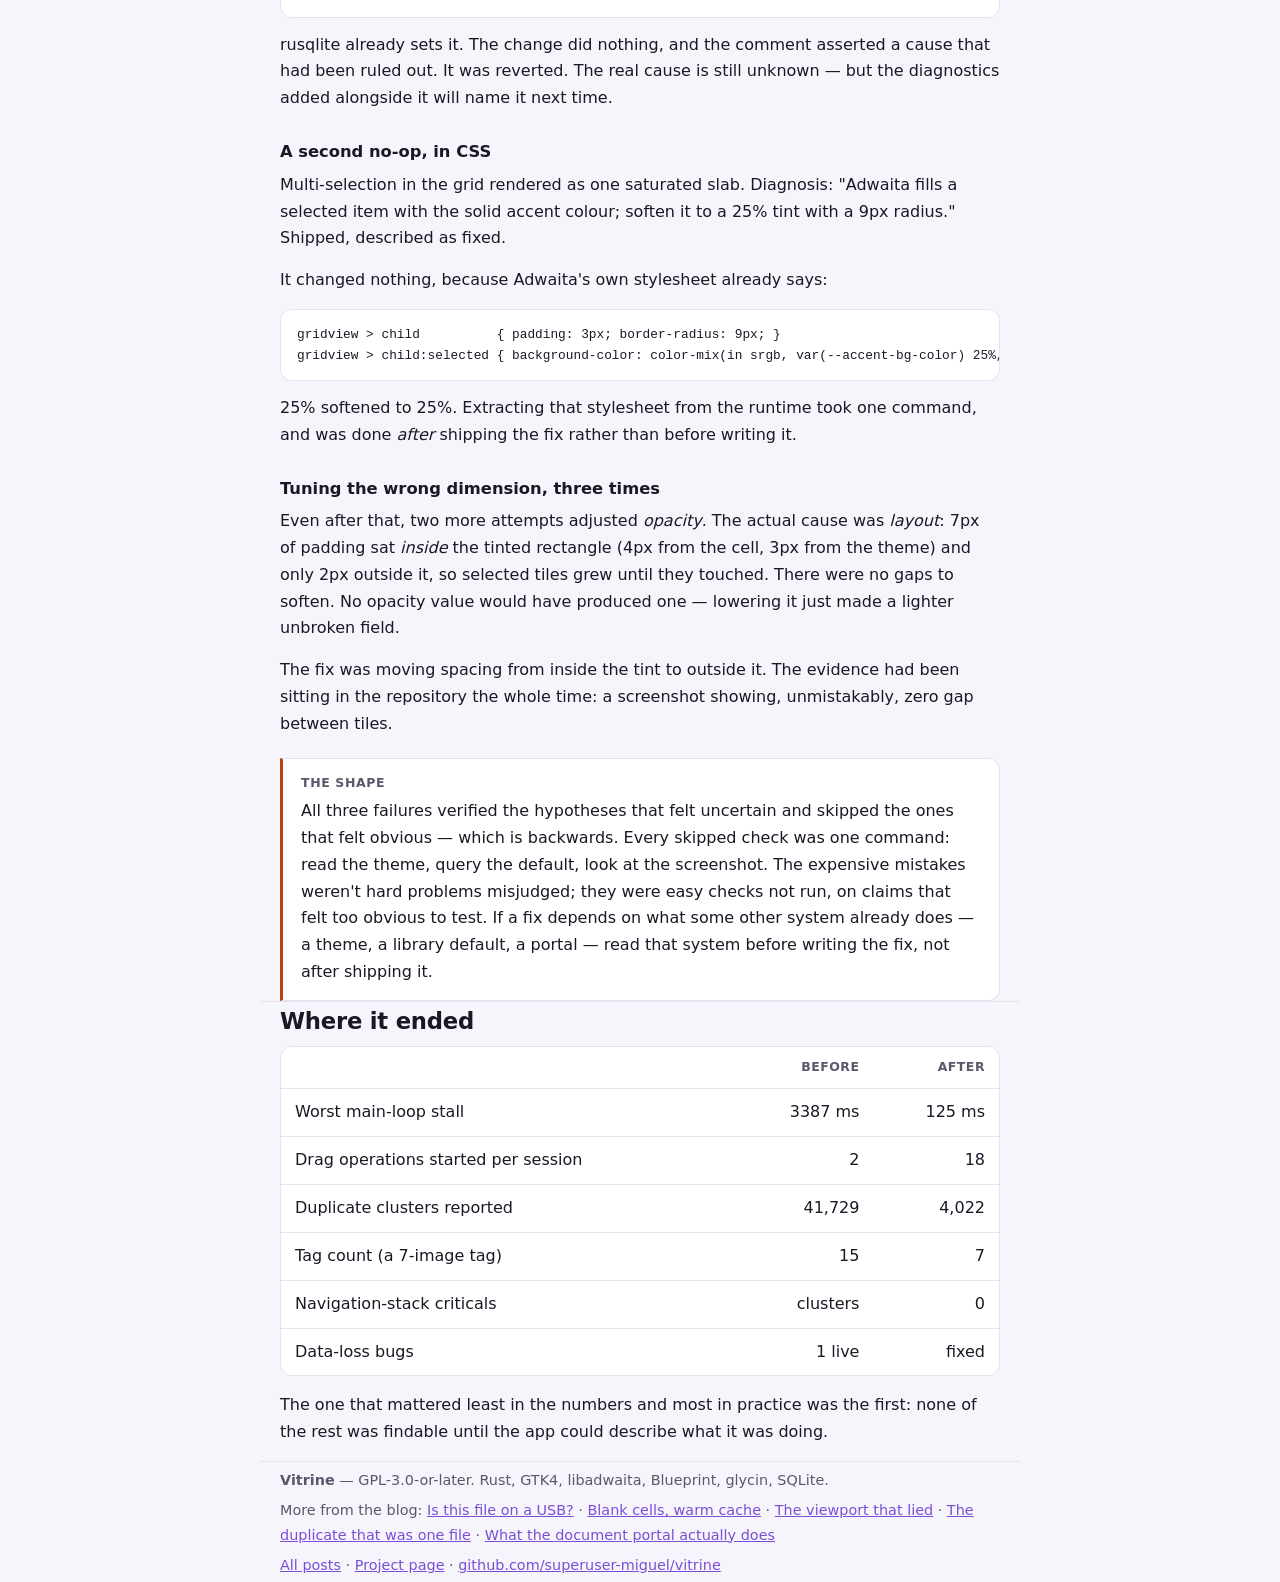
<file: docs/debugging-vitrine.html>
<!doctype html>
<html lang="en">
<head>
<meta charset="utf-8">
<meta name="viewport" content="width=device-width, initial-scale=1">
<title>Six bugs in an image browser — Vitrine</title>
<meta name="description" content="A debugging session on a GTK4/Rust image browser: instrumentation that couldn't see its own bugs, a tag menu that got slower the more you used it, Flatpak portal paths that aren't paths, and the mistakes made along the way.">
<meta property="og:type" content="article">
<meta property="og:title" content="Six bugs in an image browser">
<meta property="og:description" content="A debugging session on a GTK4/Rust image browser: instrumentation that couldn't see its own bugs, a tag menu that got slower the more you used it, Flatpak portal paths that aren't paths, and the mistakes made along the way.">
<meta property="og:url" content="https://superuser-miguel.github.io/vitrine/debugging-vitrine.html">
<meta property="og:site_name" content="Vitrine">
<meta name="twitter:card" content="summary">
<meta name="twitter:title" content="Six bugs in an image browser">
<meta name="twitter:description" content="A debugging session on a GTK4/Rust image browser: instrumentation that couldn't see its own bugs, a tag menu that got slower the more you used it, Flatpak portal paths that aren't paths, and the mistakes made along the way.">
<style>
  :root {
    --bg: #f6f5fb; --surface: #ffffff; --text: #1b1826; --muted: #5c576b;
    --border: #e6e2f0; --accent: #7c4dd6; --accent-2: #6a2bbf;
    --ok: #2e9e5b; --no: #c7c1d6; --warn: #c2410c;
  }
  @media (prefers-color-scheme: dark) {
    :root {
      --bg: #16131d; --surface: #1f1b29; --text: #ece8f5; --muted: #a89fbe;
      --border: #2c2638; --accent: #a066e6; --accent-2: #8b5cf6;
      --ok: #57d98a; --no: #443c56; --warn: #fb923c;
    }
  }
  :root[data-theme="light"] {
    --bg: #f6f5fb; --surface: #ffffff; --text: #1b1826; --muted: #5c576b;
    --border: #e6e2f0; --accent: #7c4dd6; --accent-2: #6a2bbf; --ok: #2e9e5b; --no: #c7c1d6; --warn: #c2410c;
  }
  :root[data-theme="dark"] {
    --bg: #16131d; --surface: #1f1b29; --text: #ece8f5; --muted: #a89fbe;
    --border: #2c2638; --accent: #a066e6; --accent-2: #8b5cf6; --ok: #57d98a; --no: #443c56; --warn: #fb923c;
  }
  * { box-sizing: border-box; }
  body {
    margin: 0; background: var(--bg); color: var(--text);
    font: 16px/1.68 system-ui, -apple-system, "Segoe UI", Roboto, sans-serif;
  }
  a { color: var(--accent); }
  .wrap { max-width: 760px; margin: 0 auto; padding: 0 20px; }
  section { padding: 40px 0; border-bottom: 1px solid var(--border); }
  section:last-of-type { border-bottom: 0; }

  .hero { padding: 64px 0 30px; border-bottom: 1px solid var(--border); }
  .back { display: block; margin-bottom: 22px; font-size: .92rem; text-decoration: none; }
  .back a { text-decoration: none; }
  h1 { font-size: 2.3rem; margin: 0 0 12px; letter-spacing: -.022em; line-height: 1.18; }
  .lede { color: var(--muted); font-size: 1.1rem; margin: 0 0 18px; }
  .meta { color: var(--muted); font-size: .88rem; margin: 0; }

  h2 { font-size: 1.42rem; letter-spacing: -.01em; margin: 0 0 6px; }
  h2 .num { color: var(--accent); font-variant-numeric: tabular-nums; margin-right: .5em; }
  .sub { color: var(--muted); margin: 0 0 20px; font-size: .98rem; }
  h3 { font-size: 1.02rem; margin: 26px 0 6px; }
  p { margin: 0 0 15px; }

  pre { background: var(--surface); border: 1px solid var(--border); border-radius: 12px;
        padding: 14px 16px; overflow-x: auto; font-size: .87rem; line-height: 1.5; }
  code { background: color-mix(in srgb, var(--accent) 12%, transparent); padding: 1px 6px;
         border-radius: 6px; font-size: .92em; }
  pre code { background: none; padding: 0; }

  .tablewrap { overflow-x: auto; border: 1px solid var(--border); border-radius: 12px; margin: 0 0 16px; }
  table { width: 100%; border-collapse: collapse; min-width: 420px; background: var(--surface); }
  th, td { padding: 10px 14px; text-align: right; border-bottom: 1px solid var(--border); font-variant-numeric: tabular-nums; }
  th:first-child, td:first-child { text-align: left; font-variant-numeric: normal; }
  thead th { font-size: .78rem; color: var(--muted); font-weight: 600; text-transform: uppercase; letter-spacing: .04em; }
  tbody tr:last-child td { border-bottom: 0; }

  blockquote { margin: 0 0 15px; padding: 12px 18px; border-left: 3px solid var(--accent);
               background: color-mix(in srgb, var(--accent) 7%, transparent);
               border-radius: 0 10px 10px 0; color: var(--text); }
  blockquote p:last-child { margin: 0; }

  .lesson { background: var(--surface); border: 1px solid var(--border);
            border-left: 3px solid var(--ok); border-radius: 0 12px 12px 0;
            padding: 14px 18px; margin: 20px 0 0; }
  .lesson b { display: block; font-size: .78rem; text-transform: uppercase;
              letter-spacing: .05em; color: var(--muted); margin-bottom: 4px; }
  .lesson p { margin: 0; }

  .mine { border-left-color: var(--warn); }
  ul { padding-left: 22px; margin: 0 0 15px; }
  li { margin: 0 0 7px; }
  .toc { list-style: none; padding: 0; margin: 0; }
  .toc li { margin: 0; border-bottom: 1px solid var(--border); }
  .toc li:last-child { border: 0; }
  .toc a { display: block; padding: 10px 0; text-decoration: none; color: var(--text); }
  .toc a:hover { color: var(--accent); }
  .toc .n { color: var(--accent); font-variant-numeric: tabular-nums; margin-right: .7em; }

  footer { border-top: 1px solid var(--border); color: var(--muted); font-size: .9rem; padding: 26px 0 46px; }
  footer p { margin: 6px 0; }
</style>
</head>
<body>

<header class="hero wrap">
  <nav class="back"><a href="./">&larr; Vitrine</a> · <a href="blog/">Blog</a></nav>
  <h1>Six bugs in an image browser</h1>
  <p class="lede">A day of debugging <a href="./">Vitrine</a> — a GTK4/Rust image browser with
    a SQLite catalog — and what each bug turned out to be hiding. Including the ones
    where the diagnosis was confidently wrong.</p>
  <p class="meta">July 2026 · GNOME · Rust · GTK4 · SQLite · Flatpak</p>
</header>

<section class="wrap">
  <p>Vitrine indexes images into SQLite and keys everything — tags, ratings, crops — to a
    BLAKE3 content hash, so annotations survive renames. The library under test held about
    <strong>193,000 files</strong>.</p>
  <p>The reported symptoms were vague in the way real symptoms usually are: <em>drag-and-drop
    is very bad, tagging is slow, and sometimes it stops working even though it says it
    worked.</em> Every one of those turned out to be a different bug, and the most useful
    thing we found wasn't a bug at all.</p>
  <ol class="toc" start="0">
    <li><a href="#instrumentation"><span class="n">1</span>Instrumentation that couldn't see its own bugs</a></li>
    <li><a href="#tags"><span class="n">2</span>A tag menu that got slower the more you used it</a></li>
    <li><a href="#portal"><span class="n">3</span>Portal paths aren't paths</a></li>
    <li><a href="#toast"><span class="n">4</span>A UI reporting success it couldn't know</a></li>
    <li><a href="#delete"><span class="n">5</span>Delete meaning two different things</a></li>
    <li><a href="#wrong"><span class="n">6</span>What the debugging got wrong</a></li>
  </ol>
</section>

<section class="wrap" id="instrumentation">
  <h2><span class="num">1</span>Instrumentation that couldn't see its own bugs</h2>
  <p class="sub">A 92,000-line debug log in which none of the bugs appear.</p>

  <p>Vitrine has a decent debug HUD: a stats line every second, plus per-item probes,
    all written to a log. The log from the problem session was 92,375 lines. Here is
    everything in it:</p>

  <pre><code>63065  VDBG-FILMBIND     2296  VDBG-FILM
11767  VDBG-FILL         2038  VDBG-VIEWER
 9648  VDBG-GRIDFILL
 3552  VDBG            (the once-a-second stats line)</code></pre>

  <p>Every probe is frame-shaped or decode-shaped. Grepping that log for
    <code>tag</code>, <code>drag</code> or <code>drop</code> returns <strong>zero
    matches</strong>. The instrumentation had been built while chasing scroll performance,
    and it measured scroll performance beautifully.</p>

  <p>So when the UI froze for two and a half seconds, the log recorded this:</p>

  <pre><code>stall=2514ms  decode[live=0 done=3894 +0/s]  queued=0  rss=768MB
stall=2541ms  decode[live=0 done=3894 +0/s]  queued=0  rss=768MB
stall=2525ms  decode[live=0 done=3894 +0/s]  queued=0  rss=768MB</code></pre>

  <p>Nothing decoding, nothing queued, memory flat, and — critically — <em>not one
    per-item probe firing</em> during the freeze. The main thread was blocked doing
    something the log had no vocabulary for. The freezes were recorded as silence.</p>

  <p>Two smaller traps in the same log. A <code>frame_max</code> of 22,490ms looked
    alarming until we noticed it came with <code>stall=3ms</code> — it was the idle gap
    between redraws, not a hang. And <code>cache_hit=0%</code> throughout looked like a
    broken cache until we checked the run flags: the session used <code>--cold</code>,
    which skips cache reads deliberately.</p>

  <div class="lesson">
    <b>Lesson</b>
    <p>Instrumentation records the bugs you had when you wrote it. A log that looks
      healthy during a reproducible failure is itself the finding — and the first fix,
      because everything downstream depends on it. Adding four probes
      (<code>VDBG-TAG</code>, <code>VDBG-DRAG</code>, <code>VDBG-DROP</code>,
      <code>VDBG-WRITE</code>) went on to disprove two of our leading theories in a single run.</p>
  </div>
</section>

<section class="wrap" id="tags">
  <h2><span class="num">2</span>A tag menu that got slower the more you used it</h2>
  <p class="sub">Cost proportional to tags × files, on the UI thread.</p>

  <p>Opening the tag menu froze the app for 2.5 seconds, then 3.4 seconds later the same
    day. The query behind it counts how many images carry each tag:</p>

  <pre><code>SELECT t.id, t.name,
       (SELECT count(*) FROM file_tags ft
        JOIN files f ON f.content_hash = ft.content_hash AND f.missing = 0
        WHERE ft.tag_id = t.id)
FROM tags t ORDER BY t.name COLLATE NOCASE</code></pre>

  <p>That reads like an indexed lookup. <code>EXPLAIN QUERY PLAN</code> disagreed:</p>

  <pre><code>SCAN t USING COVERING INDEX sqlite_autoindex_tags_1
`--CORRELATED SCALAR SUBQUERY 1
   |--SCAN f                     &larr; full scan, 192,861 rows
   `--SEARCH ft USING ... (content_hash=? AND tag_id=?)</code></pre>

  <p>The <code>file_tags</code> table is keyed <code>PRIMARY KEY (content_hash, tag_id)</code>.
    Filtering on <code>tag_id</code> alone can't use that index — it's the <em>second</em>
    column. With no usable index, SQLite inverted the loop and drove the subquery from a
    full scan of every file in the library. Once per tag.</p>

  <p>Which makes the cost <strong>tags × files</strong>. Every tag the user created made
    the menu slower for the entire library — a performance bug that degrades as the
    feature succeeds. We confirmed the model by predicting the cost at 9 tags from the
    measurement at 7:</p>

  <div class="tablewrap">
  <table>
    <thead><tr><th>Tags</th><th>Predicted</th><th>Measured</th><th>In-app freeze</th></tr></thead>
    <tbody>
      <tr><td>7</td><td>—</td><td>0.41s</td><td>~2.5s</td></tr>
      <tr><td>9</td><td>0.53s</td><td>0.54s</td><td>~3.4s</td></tr>
    </tbody>
  </table>
  </div>

  <p>The fix was one index:</p>

  <pre><code>CREATE INDEX idx_file_tags_tag ON file_tags(tag_id);</code></pre>

  <p>The plan flips from <code>SCAN files</code> to <code>SEARCH file_tags</code>, and the
    query drops from 0.54s to under 10ms. Worst main-loop stall across a session went from
    <strong>3387ms to 125ms</strong>.</p>

  <p>There was a second, sillier half. The tag <em>filter dropdown</em> called the same
    function, then discarded every count and used only the names — paying the full cost
    for data it threw away.</p>

  <div class="lesson">
    <b>Lesson</b>
    <p>A composite primary key is not an index on each of its columns. And when a
      slowdown scales with how much the user has invested in a feature, that's worth
      catching early — the people hurt most are the ones using it most. The regression
      test asserts the <em>query plan</em>, not the timing, so it fails loudly rather
      than getting slowly slower.</p>
  </div>
</section>

<section class="wrap" id="portal">
  <h2><span class="num">3</span>Portal paths aren't paths</h2>
  <p class="sub">The bug that turned out to be four bugs.</p>

  <p>Vitrine ships as a Flatpak with a deliberately narrow sandbox — read access to
    <code>~/Pictures</code> and nothing else. Everything beyond that arrives through the
    XDG file chooser portal, which hands the app a path like:</p>

  <pre><code>/run/user/1000/doc/Kf3xQ9tLm2NpVr7WsYbZ4A/Holiday Photos/IMG_4417.jpg</code></pre>

  <p>That is not where the file lives. It's an opaque per-document handle on a FUSE
    mount, valid while the grant lasts. Vitrine stored it in the <code>path</code> column
    as though it were an address. So the index ended up with two unrelated families:</p>

  <div class="tablewrap">
  <table>
    <thead><tr><th>Path family</th><th>Rows</th></tr></thead>
    <tbody>
      <tr><td><code>/home/&hellip;/Pictures/&hellip;</code></td><td>79,020</td></tr>
      <tr><td><code>/run/user/1000/doc/&hellip;</code></td><td>114,048</td></tr>
    </tbody>
  </table>
  </div>

  <p>10,534 content hashes appeared under <em>both</em> — the same bytes, indexed twice,
    under two names. That single modelling error produced four separate symptoms, none of
    which looked related when reported:</p>

  <h3>Tag counts were wrong</h3>
  <p><code>files.path</code> is <code>UNIQUE</code>, so <code>files</code> is keyed by
    path. One image reached two ways is two rows, and the tag count counted rows. A tag on
    7 images displayed as <strong>15</strong>.</p>

  <h3>Duplicate detection was 90% noise</h3>
  <p>"Find duplicates" groups present files by content hash. Portal/real pairs match
    perfectly, so the feature reported each of them as a duplicate of itself:
    <strong>41,729</strong> clusters, of which <strong>4,022</strong> were real. The other
    <strong>90%</strong> were one file listed against itself.</p>

  <h3>And that was nearly destructive</h3>
  <p>The duplicates card offered <em>"Trash the other copy (keep largest)"</em> — one
    click, no confirmation. On a portal/real pair, "the other copy" is the same bytes the
    keeper points at.</p>

  <h3>Images silently failed to load</h3>
  <p>The last symptom is the one that makes the model concrete. Some images simply
    failed to render:</p>

  <pre><code>thumbnail file:///run/user/1000/doc/Kf3xQ9tLm2NpVr7WsYbZ4A/Holiday Photos/IMG_4417.jpg
  Failed to load: No such file or directory</code></pre>

  <p>The first explanation offered here was that the grant had lapsed. It hadn't — and
    the correction is more interesting than the guess. Asking the portal what that handle
    actually points to:</p>

  <pre><code>$ gdbus call --session --dest org.freedesktop.portal.Documents \
    --object-path /org/freedesktop/portal/documents \
    --method org.freedesktop.portal.Documents.Info "Kf3xQ9tLm2NpVr7WsYbZ4A"

(b'/run/media/alice/b91f2c3d-…/Archive/Pictures/Holiday Photos',
 {'io.github.superuser_miguel.Vitrine': ['read', 'write', 'grant-permissions']})</code></pre>

  <p>The grant is intact — the permissions are right there. The handle points at an
    <strong>external USB drive that is currently unplugged</strong>. The portal directory
    still exists and is registered; it is simply empty, because the volume behind it is
    gone. Across this library, <strong>44,340 indexed files</strong> sit behind eleven
    handles pointing at that one drive.</p>

  <p>Which makes "missing" the wrong word for what the app was showing. A file on a
    disconnected drive is <em>offline</em> — a third state, distinct from both present and
    deleted, and the only one of the three that resolves itself when you plug the drive
    back in.</p>

  <p>The project owner put it better than the analysis had:</p>
  <blockquote><p>Portal paths should not be treated as a path where files live.
    It's a symlink.</p></blockquote>

  <p>Exactly right, and it points straight at the fix. Where the same content exists under
    both a portal handle and a real path, prefer the real one — for display, and for
    duplicate detection:</p>

  <pre><code>pub fn prefer_durable_paths(files: Vec&lt;FileRecord&gt;) -&gt; Vec&lt;FileRecord&gt;</code></pre>

  <p>Two constraints make it correct rather than merely effective. It groups <strong>by
    content hash</strong> — a near-duplicate cluster mixes different hashes, so dropping
    portal rows across a whole cluster could discard a genuinely distinct image. And
    content reachable <em>only</em> through a portal keeps its row, because nothing else
    represents it.</p>

  <p>The portal has more to say about all of this than fits here — how handles are
    minted, why one folder pick produced 114,048 paths, and how to ask it what a handle
    really points at. That's <a href="flatpak-document-portal.html">its own article</a>.</p>

  <p>That's a presentation-layer fix, and it's honest about its limits: it rescues files
    that have a durable path <em>somewhere</em>. Anything indexed solely through the portal
    is still one lapsed grant from being unreachable. The real fix — resolving handles to
    host paths via the Documents portal and storing both — is still on the list.</p>

  <div class="lesson">
    <b>Lesson</b>
    <p>One wrong assumption in the data model surfaced as four unrelated-looking bug
      reports: a wrong number, a noisy feature, a dangerous button, and a rendering
      failure. When several symptoms resist a common explanation, the shared cause is
      often a level below all of them. And the sandbox you chose is part of your data
      model whether you modelled it or not.</p>
    <p style="margin-top:10px">A corollary learned the hard way here: an opaque handle
      can fail for reasons that have nothing to do with the handle. Before theorising
      about why an indirection broke, ask the thing that issued it — the portal has an
      <code>Info</code> call that answers in one command, and it contradicted the guess.</p>
  </div>
</section>

<section class="wrap" id="toast">
  <h2><span class="num">4</span>A UI reporting success it couldn't know</h2>
  <p class="sub">"It says it tagged them, but it didn't."</p>

  <p>Annotation writes go to a single writer thread over a channel. Every one of the
    twelve send sites looked like this:</p>

  <pre><code>pub fn tag(&amp;self, name: &amp;str, hashes: &amp;[String], add: bool) {
    let _ = self.requests.try_send(Request::Tag { /* … */ });
}</code></pre>

  <p>And the calling UI code like this:</p>

  <pre><code>if let Some(indexer) = self.imp().indexer.borrow().as_ref() {
    indexer.annotator().tag(name, &amp;hashes, true);
}
self.toast("Tagged {n} images");        // ← outside the guard, always runs</code></pre>

  <p>Three layers of silence with a success message on top. The write could fail, the
    guard could skip, and the toast fired regardless.</p>

  <p>The interesting part was in the channel's type. It's <strong>unbounded</strong> —
    which means <code>try_send</code> cannot fail from backpressure. The only way it fails
    is a dropped receiver, i.e. the writer thread is gone. That made the discarded
    <code>Result</code> an exact, zero-cost liveness detector, thrown away twelve times.</p>

  <p>Wiring it up, plus a queue-depth reading, distinguished two failure modes that had
    been indistinguishable from the UI: a <em>dead</em> writer (send fails) versus a
    <em>blocked</em> one (queue grows behind a long scan). They need different fixes.</p>

  <p>Then the instrumented run said this:</p>

  <pre><code>VDBG-WRITE op=tag_add rows=7 queued=0 accepted=true</code></pre>

  <p>Every write accepted, queue never above zero — and the tags were confirmed present in
    the database. <strong>Both theories were wrong.</strong> The writes had always worked.
    "Tagging says it worked but didn't" was the 3-second freeze from §2 making a successful
    action feel like a failed one.</p>

  <div class="lesson">
    <b>Lesson</b>
    <p>The most valuable instrumentation isn't the kind that confirms your theory — it's
      the kind that can <em>refute</em> it. Here the refutation was already in the type
      system: an unbounded channel's send failure has exactly one meaning, and the code
      discarded it. Also worth stating plainly: never report success above the layer that
      could fail. If the UI can't know, it shouldn't claim.</p>
  </div>
</section>

<section class="wrap" id="delete">
  <h2><span class="num">5</span>Delete meaning two different things</h2>
  <p class="sub">The engine already had the fix.</p>

  <p>In a collection view — a curated set spanning folders — pressing <kbd>Delete</kbd>
    moved the underlying files to the trash. The keybinding had no idea what it was
    looking at:</p>

  <pre><code>(_, Key::Delete) =&gt; window.trash_selected(),</code></pre>

  <p>Meanwhile the collection's context menu offered "Delete", which deleted the
    <em>entire collection</em>. So there was no gesture that removed one image from a
    collection, and the obvious one destroyed originals.</p>

  <p>The engine had solved this already:</p>

  <pre><code>collections.rs:162  pub fn remove_from_catalog(&amp;self, id: i64, hashes: &amp;[String])
collections.rs:281  (unit test — passing)</code></pre>

  <p>Implemented, tested, and reachable from nothing. No request variant, no handle
    method, no UI. The same pattern showed up twice more: <code>set_catalog_order</code>
    (unwired) and the tag API, whose <code>add: bool</code> parameter meant it had always
    supported removal — the UI just passed <code>true</code> everywhere.</p>

  <div class="lesson">
    <b>Lesson</b>
    <p>A passing unit test proves the function works, not that anything calls it. In a
      layered codebase, "implemented" and "reachable" are different states, and the gap
      between them is invisible to both the test suite and the type checker. Worth a
      periodic grep for public engine functions with no callers outside their own tests.</p>
  </div>
</section>

<section class="wrap" id="wrong">
  <h2><span class="num">6</span>What the debugging got wrong</h2>
  <p class="sub">This session was done with an AI assistant. Here is where it was confidently wrong.</p>

  <p>The write-ups above are tidied. The session wasn't. Three failures are worth
    recording, because they share one shape.</p>

  <h3>A fix that was a no-op</h3>
  <p>When file drops intermittently resolved nothing, the theory was SQLite lock
    contention: the default <code>busy_timeout</code> is zero, so a reader opened at the
    wrong moment fails outright. A timeout was added, with a confident comment explaining
    the bug it fixed.</p>
  <p>Then a test was written to prove it. The test passed <em>without</em> the fix. A
    second, sharper test also passed without it. Finally, the obvious check:</p>
  <pre><code>rusqlite default busy_timeout = 5000 ms</code></pre>
  <p>rusqlite already sets it. The change did nothing, and the comment asserted a cause
    that had been ruled out. It was reverted. The real cause is still unknown — but the
    diagnostics added alongside it will name it next time.</p>

  <h3>A second no-op, in CSS</h3>
  <p>Multi-selection in the grid rendered as one saturated slab. Diagnosis: "Adwaita fills
    a selected item with the solid accent colour; soften it to a 25% tint with a 9px
    radius." Shipped, described as fixed.</p>
  <p>It changed nothing, because Adwaita's own stylesheet already says:</p>
  <pre><code>gridview &gt; child          { padding: 3px; border-radius: 9px; }
gridview &gt; child:selected { background-color: color-mix(in srgb, var(--accent-bg-color) 25%, transparent); }</code></pre>
  <p>25% softened to 25%. Extracting that stylesheet from the runtime took one command,
    and was done <em>after</em> shipping the fix rather than before writing it.</p>

  <h3>Tuning the wrong dimension, three times</h3>
  <p>Even after that, two more attempts adjusted <em>opacity</em>. The actual cause was
    <em>layout</em>: 7px of padding sat <em>inside</em> the tinted rectangle (4px from the
    cell, 3px from the theme) and only 2px outside it, so selected tiles grew until they
    touched. There were no gaps to soften. No opacity value would have produced one —
    lowering it just made a lighter unbroken field.</p>
  <p>The fix was moving spacing from inside the tint to outside it. The evidence had been
    sitting in the repository the whole time: a screenshot showing, unmistakably, zero gap
    between tiles.</p>

  <div class="lesson mine">
    <b>The shape</b>
    <p>All three failures verified the hypotheses that felt uncertain and skipped the ones
      that felt obvious — which is backwards. Every skipped check was one command:
      read the theme, query the default, look at the screenshot. The expensive mistakes
      weren't hard problems misjudged; they were easy checks not run, on claims that felt
      too obvious to test. If a fix depends on what some other system already does — a
      theme, a library default, a portal — read that system before writing the fix, not
      after shipping it.</p>
  </div>
</section>

<section class="wrap">
  <h2>Where it ended</h2>
  <div class="tablewrap">
  <table>
    <thead><tr><th></th><th>Before</th><th>After</th></tr></thead>
    <tbody>
      <tr><td>Worst main-loop stall</td><td>3387 ms</td><td>125 ms</td></tr>
      <tr><td>Drag operations started per session</td><td>2</td><td>18</td></tr>
      <tr><td>Duplicate clusters reported</td><td>41,729</td><td>4,022</td></tr>
      <tr><td>Tag count (a 7-image tag)</td><td>15</td><td>7</td></tr>
      <tr><td>Navigation-stack criticals</td><td>clusters</td><td>0</td></tr>
      <tr><td>Data-loss bugs</td><td>1 live</td><td>fixed</td></tr>
    </tbody>
  </table>
  </div>
  <p>The one that mattered least in the numbers and most in practice was the first: none
    of the rest was findable until the app could describe what it was doing.</p>
</section>

<footer class="wrap">
  <p><strong>Vitrine</strong> — GPL-3.0-or-later. Rust, GTK4, libadwaita, Blueprint, glycin, SQLite.</p>
  <p>More from the blog: <a href="is-this-file-on-a-usb.html">Is this file on a USB?</a>
     · <a href="blank-cells-warm-cache.html">Blank cells, warm cache</a>
     · <a href="the-viewport-that-lied.html">The viewport that lied</a>
     · <a href="duplicates-that-arent.html">The duplicate that was one file</a>
     · <a href="flatpak-document-portal.html">What the document portal actually does</a></p>
  <p><a href="blog/">All posts</a>
     · <a href="./">Project page</a>
     · <a href="https://github.com/superuser-miguel/vitrine">github.com/superuser-miguel/vitrine</a></p>
</footer>

</body>
</html>
</file>
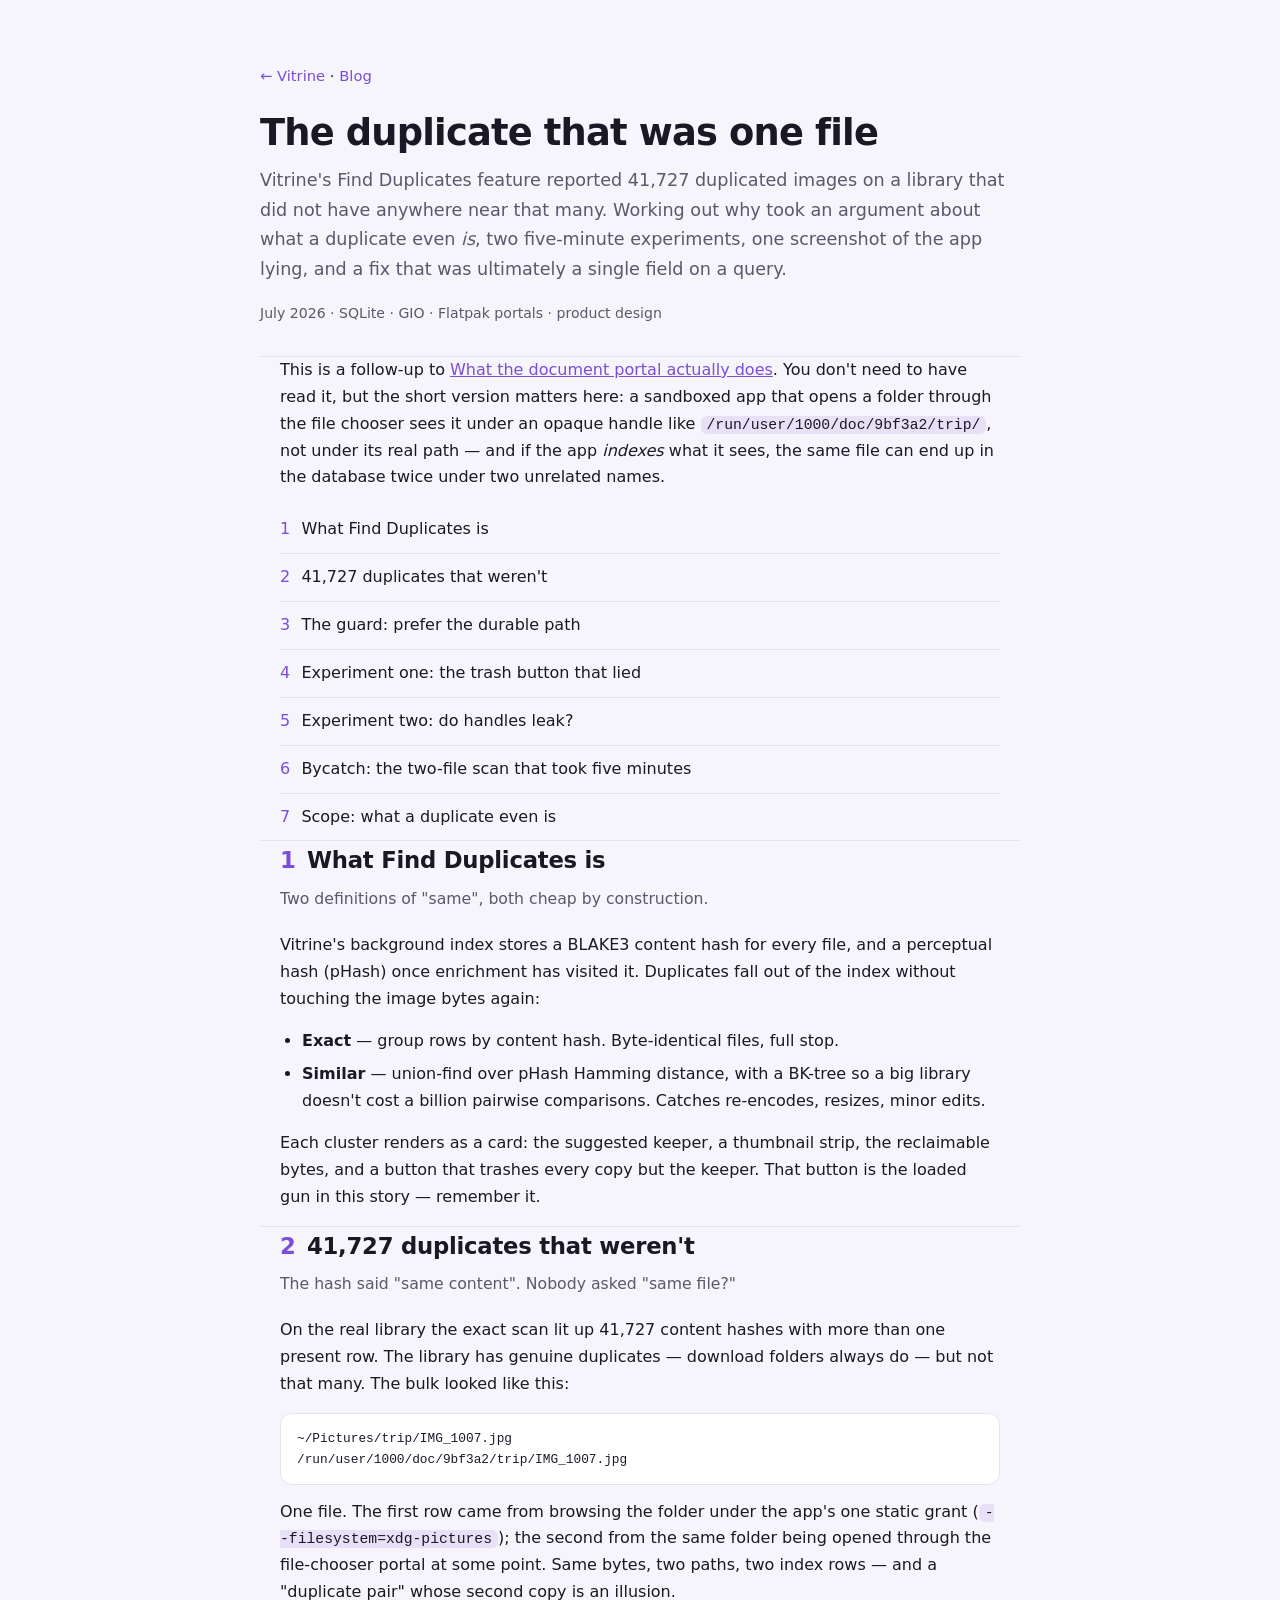
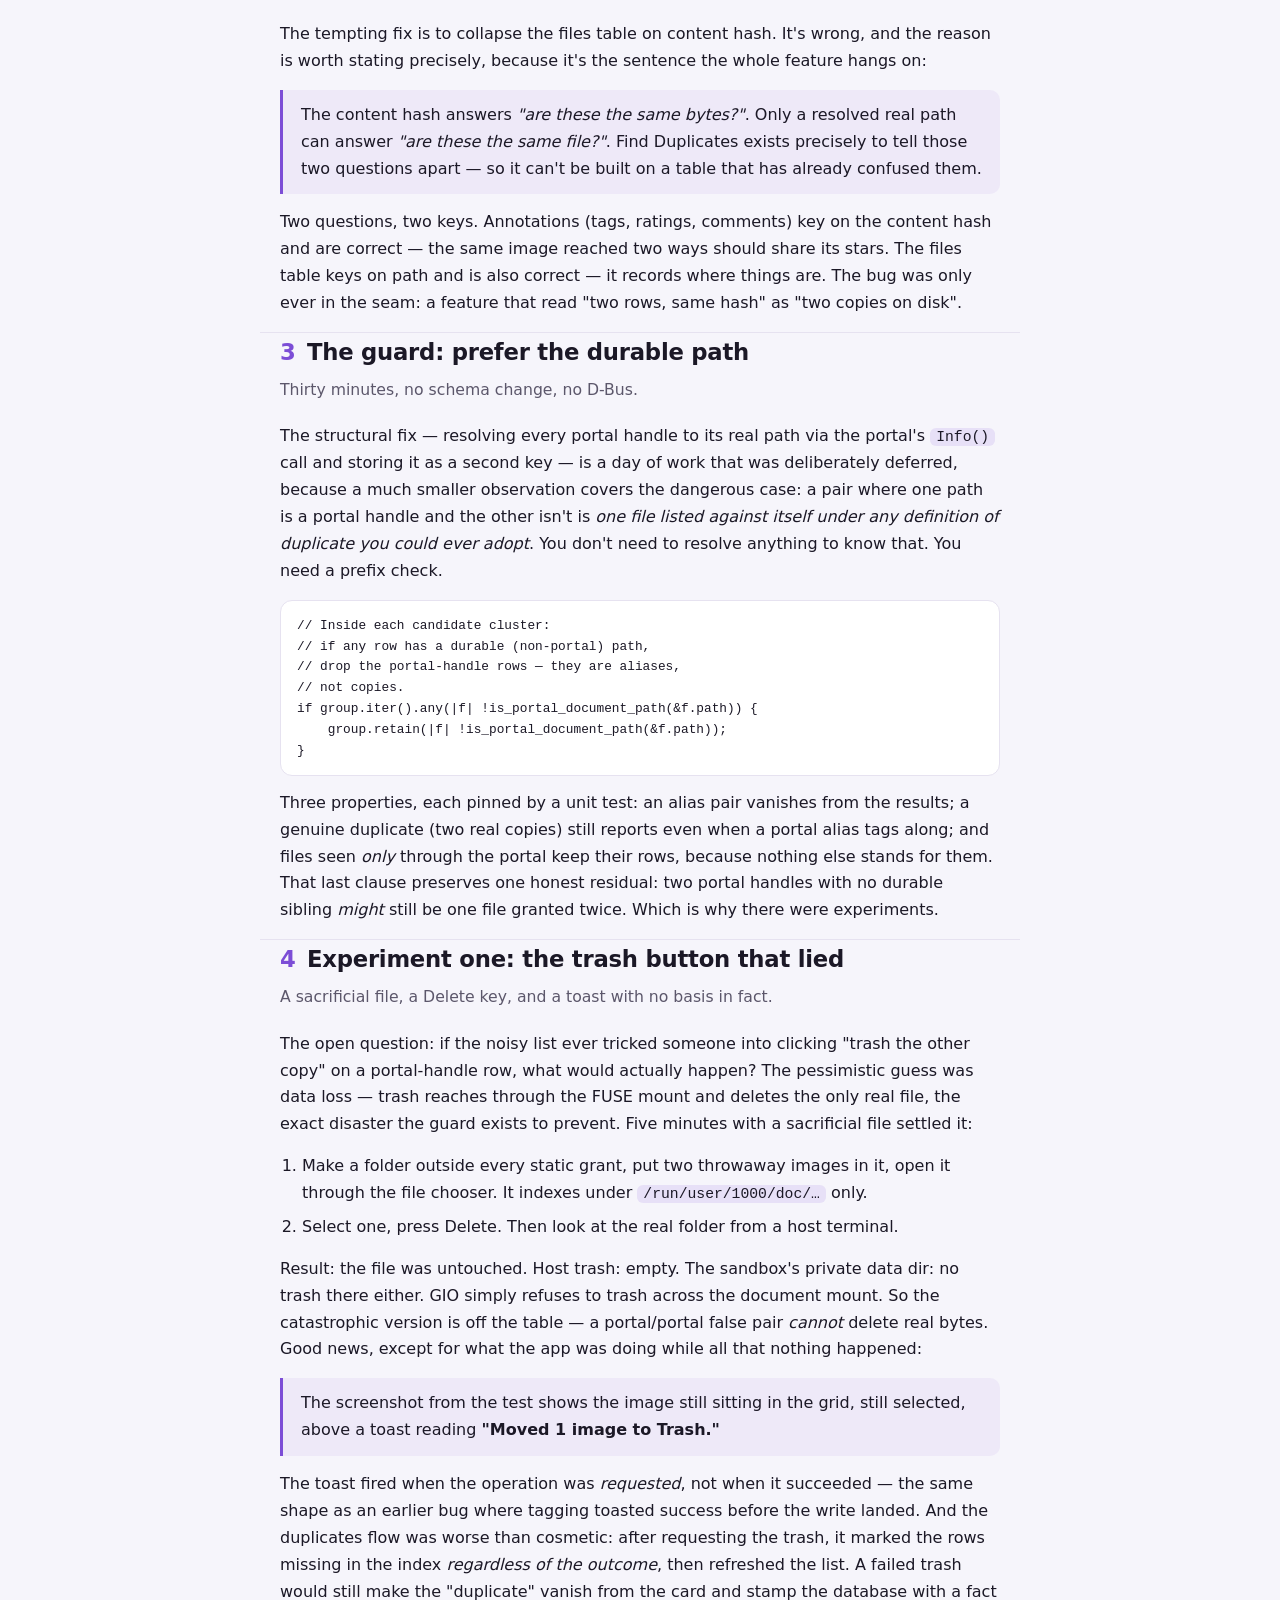
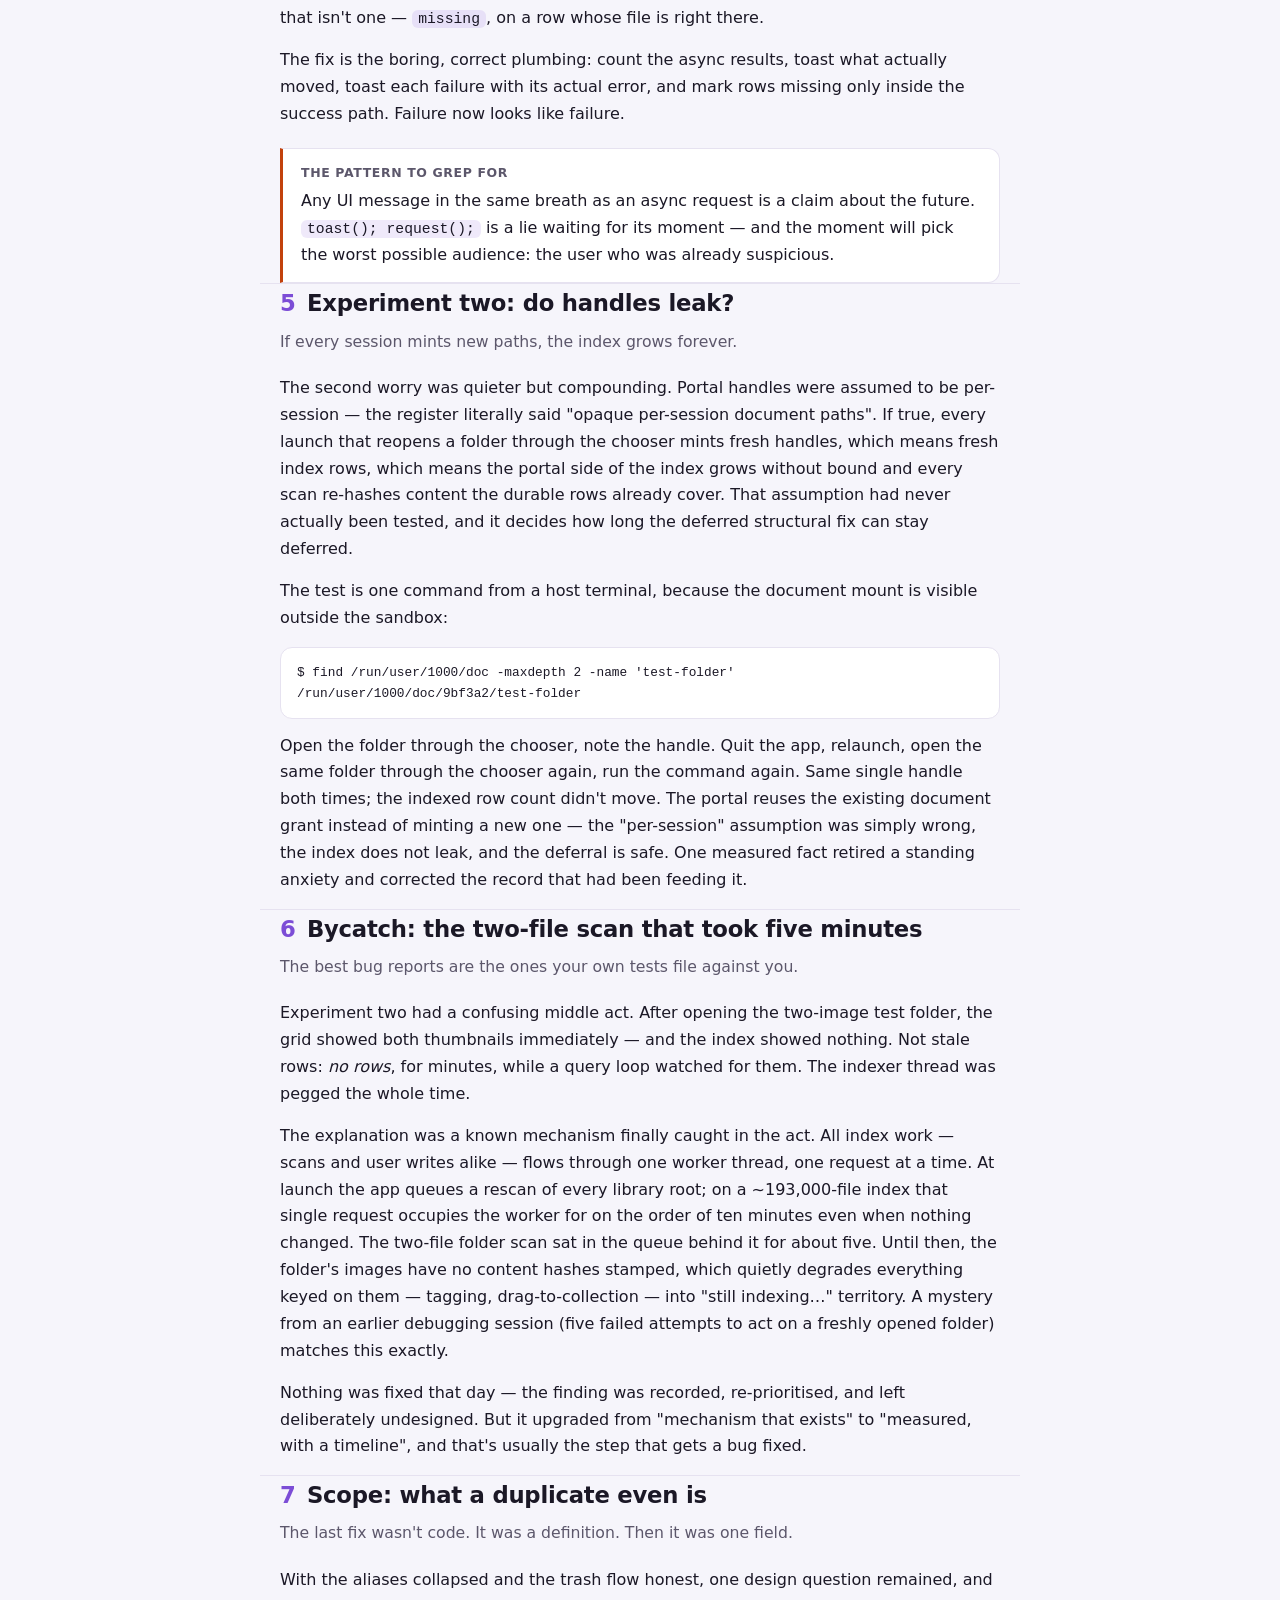
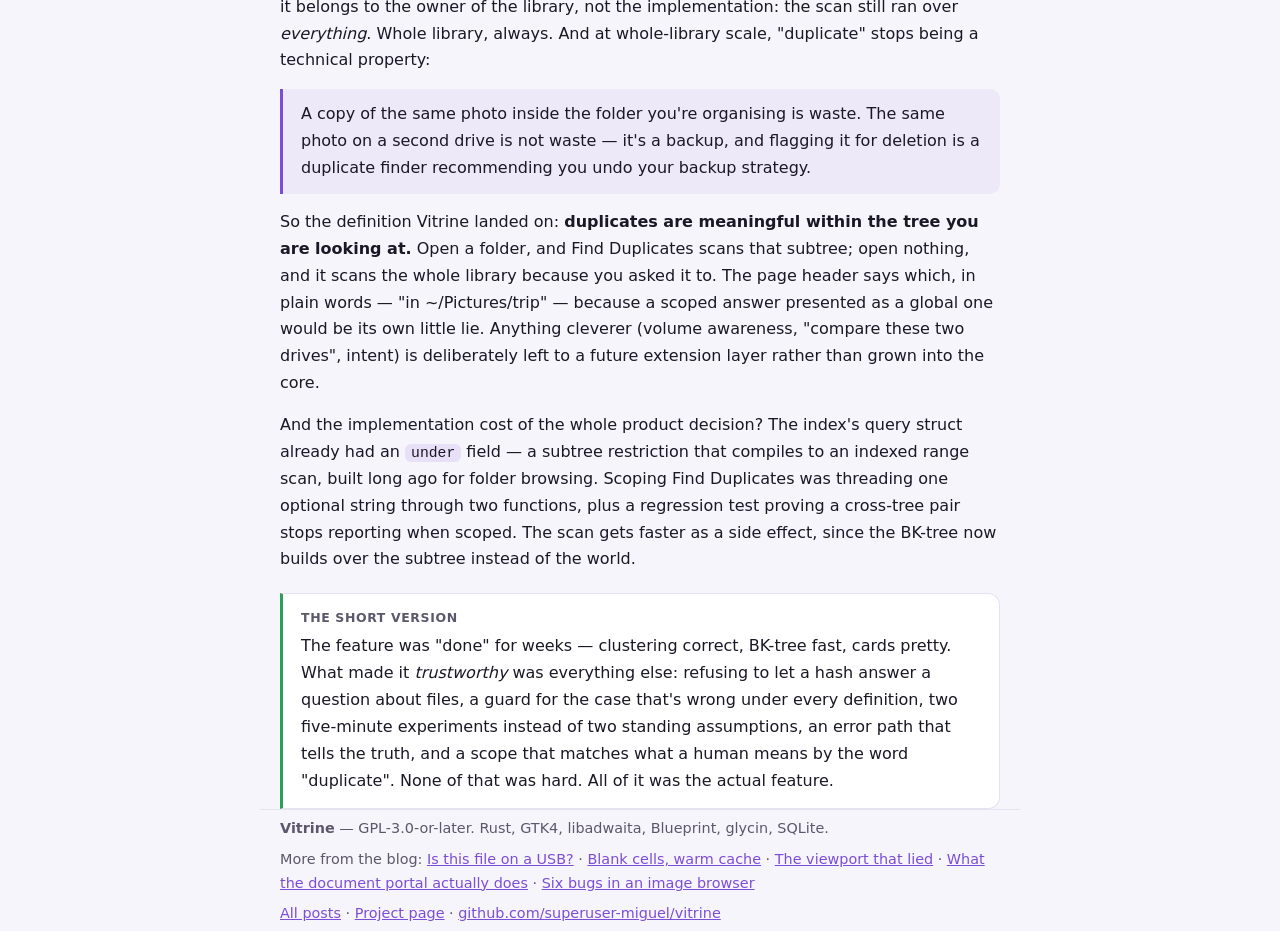
<file: docs/duplicates-that-arent.html>
<!doctype html>
<html lang="en">
<head>
<meta charset="utf-8">
<meta name="viewport" content="width=device-width, initial-scale=1">
<title>The duplicate that was one file — Vitrine</title>
<meta name="description" content="A Find Duplicates feature that reported 41,727 duplicates on a library with far fewer: sandbox path aliases, a trash button that lied, two five-minute experiments, and why 'duplicate' turned out to be a product decision with a one-field fix.">
<meta property="og:type" content="article">
<meta property="og:title" content="The duplicate that was one file">
<meta property="og:description" content="A Find Duplicates feature that reported 41,727 duplicates on a library with far fewer: sandbox path aliases, a trash button that lied, two five-minute experiments, and why 'duplicate' turned out to be a product decision with a one-field fix.">
<meta property="og:url" content="https://superuser-miguel.github.io/vitrine/duplicates-that-arent.html">
<meta property="og:site_name" content="Vitrine">
<meta name="twitter:card" content="summary">
<meta name="twitter:title" content="The duplicate that was one file">
<meta name="twitter:description" content="A Find Duplicates feature that reported 41,727 duplicates on a library with far fewer: sandbox path aliases, a trash button that lied, two five-minute experiments, and why 'duplicate' turned out to be a product decision with a one-field fix.">
<style>
  :root {
    --bg: #f6f5fb; --surface: #ffffff; --text: #1b1826; --muted: #5c576b;
    --border: #e6e2f0; --accent: #7c4dd6; --accent-2: #6a2bbf;
    --ok: #2e9e5b; --no: #c7c1d6; --warn: #c2410c;
  }
  @media (prefers-color-scheme: dark) {
    :root {
      --bg: #16131d; --surface: #1f1b29; --text: #ece8f5; --muted: #a89fbe;
      --border: #2c2638; --accent: #a066e6; --accent-2: #8b5cf6;
      --ok: #57d98a; --no: #443c56; --warn: #fb923c;
    }
  }
  :root[data-theme="light"] {
    --bg: #f6f5fb; --surface: #ffffff; --text: #1b1826; --muted: #5c576b;
    --border: #e6e2f0; --accent: #7c4dd6; --accent-2: #6a2bbf; --ok: #2e9e5b; --no: #c7c1d6; --warn: #c2410c;
  }
  :root[data-theme="dark"] {
    --bg: #16131d; --surface: #1f1b29; --text: #ece8f5; --muted: #a89fbe;
    --border: #2c2638; --accent: #a066e6; --accent-2: #8b5cf6; --ok: #57d98a; --no: #443c56; --warn: #fb923c;
  }
  * { box-sizing: border-box; }
  body { margin: 0; background: var(--bg); color: var(--text);
         font: 16px/1.68 system-ui, -apple-system, "Segoe UI", Roboto, sans-serif; }
  a { color: var(--accent); }
  .wrap { max-width: 760px; margin: 0 auto; padding: 0 20px; }
  section { padding: 40px 0; border-bottom: 1px solid var(--border); }
  section:last-of-type { border-bottom: 0; }

  .hero { padding: 64px 0 30px; border-bottom: 1px solid var(--border); }
  .back { display: block; margin-bottom: 22px; font-size: .92rem; text-decoration: none; }
  .back a { text-decoration: none; }
  h1 { font-size: 2.3rem; margin: 0 0 12px; letter-spacing: -.022em; line-height: 1.18; }
  .lede { color: var(--muted); font-size: 1.1rem; margin: 0 0 18px; }
  .meta { color: var(--muted); font-size: .88rem; margin: 0; }

  h2 { font-size: 1.42rem; letter-spacing: -.01em; margin: 0 0 6px; }
  h2 .num { color: var(--accent); font-variant-numeric: tabular-nums; margin-right: .5em; }
  .sub { color: var(--muted); margin: 0 0 20px; font-size: .98rem; }
  h3 { font-size: 1.02rem; margin: 26px 0 6px; }
  p { margin: 0 0 15px; }

  pre { background: var(--surface); border: 1px solid var(--border); border-radius: 12px;
        padding: 14px 16px; overflow-x: auto; font-size: .87rem; line-height: 1.5; }
  code { background: color-mix(in srgb, var(--accent) 12%, transparent); padding: 1px 6px;
         border-radius: 6px; font-size: .92em; }
  pre code { background: none; padding: 0; }

  .tablewrap { overflow-x: auto; border: 1px solid var(--border); border-radius: 12px; margin: 0 0 16px; }
  table { width: 100%; border-collapse: collapse; min-width: 460px; background: var(--surface); }
  th, td { padding: 10px 14px; text-align: right; border-bottom: 1px solid var(--border); font-variant-numeric: tabular-nums; }
  th:first-child, td:first-child { text-align: left; font-variant-numeric: normal; }
  th:last-child, td:last-child { text-align: left; }
  thead th { font-size: .78rem; color: var(--muted); font-weight: 600; text-transform: uppercase; letter-spacing: .04em; }
  tbody tr:last-child td { border-bottom: 0; }

  blockquote { margin: 0 0 15px; padding: 12px 18px; border-left: 3px solid var(--accent);
               background: color-mix(in srgb, var(--accent) 7%, transparent);
               border-radius: 0 10px 10px 0; }
  blockquote p:last-child { margin: 0; }

  .lesson { background: var(--surface); border: 1px solid var(--border);
            border-left: 3px solid var(--ok); border-radius: 0 12px 12px 0;
            padding: 14px 18px; margin: 20px 0 0; }
  .lesson b { display: block; font-size: .78rem; text-transform: uppercase;
              letter-spacing: .05em; color: var(--muted); margin-bottom: 4px; }
  .lesson p { margin: 0; }
  .warnbox { border-left-color: var(--warn); }

  ul, ol { padding-left: 22px; margin: 0 0 15px; }
  li { margin: 0 0 7px; }
  .toc { list-style: none; padding: 0; margin: 0; }
  .toc li { margin: 0; border-bottom: 1px solid var(--border); }
  .toc li:last-child { border: 0; }
  .toc a { display: block; padding: 10px 0; text-decoration: none; color: var(--text); }
  .toc a:hover { color: var(--accent); }
  .toc .n { color: var(--accent); font-variant-numeric: tabular-nums; margin-right: .7em; }

  footer { border-top: 1px solid var(--border); color: var(--muted); font-size: .9rem; padding: 26px 0 46px; }
  footer p { margin: 6px 0; }
</style>
</head>
<body>

<header class="hero wrap">
  <nav class="back"><a href="./">&larr; Vitrine</a> · <a href="blog/">Blog</a></nav>
  <h1>The duplicate that was one file</h1>
  <p class="lede">Vitrine's Find Duplicates feature reported 41,727 duplicated images on a
    library that did not have anywhere near that many. Working out why took an argument
    about what a duplicate even <em>is</em>, two five-minute experiments, one screenshot of
    the app lying, and a fix that was ultimately a single field on a query.</p>
  <p class="meta">July 2026 · SQLite · GIO · Flatpak portals · product design</p>
</header>

<section class="wrap">
  <p>This is a follow-up to
    <a href="flatpak-document-portal.html">What the document portal actually does</a>. You
    don't need to have read it, but the short version matters here: a sandboxed app that
    opens a folder through the file chooser sees it under an opaque handle like
    <code>/run/user/1000/doc/9bf3a2/trip/</code>, not under its real path — and if the app
    <em>indexes</em> what it sees, the same file can end up in the database twice under two
    unrelated names.</p>
  <ol class="toc">
    <li><a href="#feature"><span class="n">1</span>What Find Duplicates is</a></li>
    <li><a href="#alias"><span class="n">2</span>41,727 duplicates that weren't</a></li>
    <li><a href="#guard"><span class="n">3</span>The guard: prefer the durable path</a></li>
    <li><a href="#trash"><span class="n">4</span>Experiment one: the trash button that lied</a></li>
    <li><a href="#leak"><span class="n">5</span>Experiment two: do handles leak?</a></li>
    <li><a href="#bycatch"><span class="n">6</span>Bycatch: the two-file scan that took five minutes</a></li>
    <li><a href="#scope"><span class="n">7</span>Scope: what a duplicate even is</a></li>
  </ol>
</section>

<section class="wrap" id="feature">
  <h2><span class="num">1</span>What Find Duplicates is</h2>
  <p class="sub">Two definitions of "same", both cheap by construction.</p>

  <p>Vitrine's background index stores a BLAKE3 content hash for every file, and a
    perceptual hash (pHash) once enrichment has visited it. Duplicates fall out of the
    index without touching the image bytes again:</p>

  <ul>
    <li><strong>Exact</strong> — group rows by content hash. Byte-identical files, full stop.</li>
    <li><strong>Similar</strong> — union-find over pHash Hamming distance, with a BK-tree
      so a big library doesn't cost a billion pairwise comparisons. Catches re-encodes,
      resizes, minor edits.</li>
  </ul>

  <p>Each cluster renders as a card: the suggested keeper, a thumbnail strip, the
    reclaimable bytes, and a button that trashes every copy but the keeper. That button is
    the loaded gun in this story — remember it.</p>
</section>

<section class="wrap" id="alias">
  <h2><span class="num">2</span>41,727 duplicates that weren't</h2>
  <p class="sub">The hash said "same content". Nobody asked "same file?"</p>

  <p>On the real library the exact scan lit up 41,727 content hashes with more than one
    present row. The library has genuine duplicates — download folders always do — but not
    that many. The bulk looked like this:</p>

  <pre><code>~/Pictures/trip/IMG_1007.jpg
/run/user/1000/doc/9bf3a2/trip/IMG_1007.jpg</code></pre>

  <p>One file. The first row came from browsing the folder under the app's one static
    grant (<code>--filesystem=xdg-pictures</code>); the second from the same folder being
    opened through the file-chooser portal at some point. Same bytes, two paths, two index
    rows — and a "duplicate pair" whose second copy is an illusion.</p>

  <p>The tempting fix is to collapse the files table on content hash. It's wrong, and the
    reason is worth stating precisely, because it's the sentence the whole feature hangs
    on:</p>

  <blockquote>
    <p>The content hash answers <em>"are these the same bytes?"</em>. Only a resolved real
      path can answer <em>"are these the same file?"</em>. Find Duplicates exists precisely
      to tell those two questions apart — so it can't be built on a table that has
      already confused them.</p>
  </blockquote>

  <p>Two questions, two keys. Annotations (tags, ratings, comments) key on the content
    hash and are correct — the same image reached two ways should share its stars. The
    files table keys on path and is also correct — it records where things are. The bug
    was only ever in the seam: a feature that read "two rows, same hash" as "two copies on
    disk".</p>
</section>

<section class="wrap" id="guard">
  <h2><span class="num">3</span>The guard: prefer the durable path</h2>
  <p class="sub">Thirty minutes, no schema change, no D-Bus.</p>

  <p>The structural fix — resolving every portal handle to its real path via the portal's
    <code>Info()</code> call and storing it as a second key — is a day of work that was
    deliberately deferred, because a much smaller observation covers the dangerous case: a
    pair where one path is a portal handle and the other isn't is <em>one file listed
    against itself under any definition of duplicate you could ever adopt</em>. You don't
    need to resolve anything to know that. You need a prefix check.</p>

  <pre><code>// Inside each candidate cluster:
// if any row has a durable (non-portal) path,
// drop the portal-handle rows — they are aliases,
// not copies.
if group.iter().any(|f| !is_portal_document_path(&f.path)) {
    group.retain(|f| !is_portal_document_path(&f.path));
}</code></pre>

  <p>Three properties, each pinned by a unit test: an alias pair vanishes from the
    results; a genuine duplicate (two real copies) still reports even when a portal alias
    tags along; and files seen <em>only</em> through the portal keep their rows, because
    nothing else stands for them. That last clause preserves one honest residual: two
    portal handles with no durable sibling <em>might</em> still be one file granted twice.
    Which is why there were experiments.</p>
</section>

<section class="wrap" id="trash">
  <h2><span class="num">4</span>Experiment one: the trash button that lied</h2>
  <p class="sub">A sacrificial file, a Delete key, and a toast with no basis in fact.</p>

  <p>The open question: if the noisy list ever tricked someone into clicking "trash the
    other copy" on a portal-handle row, what would actually happen? The pessimistic guess
    was data loss — trash reaches through the FUSE mount and deletes the only real file,
    the exact disaster the guard exists to prevent. Five minutes with a sacrificial file
    settled it:</p>

  <ol>
    <li>Make a folder outside every static grant, put two throwaway images in it, open it
      through the file chooser. It indexes under <code>/run/user/1000/doc/…</code> only.</li>
    <li>Select one, press Delete. Then look at the real folder from a host terminal.</li>
  </ol>

  <p>Result: the file was untouched. Host trash: empty. The sandbox's private data dir:
    no trash there either. GIO simply refuses to trash across the document mount. So the
    catastrophic version is off the table — a portal/portal false pair <em>cannot</em>
    delete real bytes. Good news, except for what the app was doing while all that nothing
    happened:</p>

  <blockquote><p>The screenshot from the test shows the image still sitting in the grid,
    still selected, above a toast reading <strong>"Moved 1 image to Trash."</strong></p></blockquote>

  <p>The toast fired when the operation was <em>requested</em>, not when it succeeded —
    the same shape as an earlier bug where tagging toasted success before the write
    landed. And the duplicates flow was worse than cosmetic: after requesting the trash,
    it marked the rows missing in the index <em>regardless of the outcome</em>, then
    refreshed the list. A failed trash would still make the "duplicate" vanish from the
    card and stamp the database with a fact that isn't one — <code>missing</code>, on a
    row whose file is right there.</p>

  <p>The fix is the boring, correct plumbing: count the async results, toast what
    actually moved, toast each failure with its actual error, and mark rows missing only
    inside the success path. Failure now looks like failure.</p>

  <div class="lesson warnbox">
    <b>The pattern to grep for</b>
    <p>Any UI message in the same breath as an async request is a claim about the future.
      <code>toast(); request();</code> is a lie waiting for its moment — and the moment
      will pick the worst possible audience: the user who was already suspicious.</p>
  </div>
</section>

<section class="wrap" id="leak">
  <h2><span class="num">5</span>Experiment two: do handles leak?</h2>
  <p class="sub">If every session mints new paths, the index grows forever.</p>

  <p>The second worry was quieter but compounding. Portal handles were assumed to be
    per-session — the register literally said "opaque per-session document paths". If
    true, every launch that reopens a folder through the chooser mints fresh handles,
    which means fresh index rows, which means the portal side of the index grows without
    bound and every scan re-hashes content the durable rows already cover. That assumption
    had never actually been tested, and it decides how long the deferred structural fix
    can stay deferred.</p>

  <p>The test is one command from a host terminal, because the document mount is visible
    outside the sandbox:</p>

  <pre><code>$ find /run/user/1000/doc -maxdepth 2 -name 'test-folder'
/run/user/1000/doc/9bf3a2/test-folder</code></pre>

  <p>Open the folder through the chooser, note the handle. Quit the app, relaunch, open
    the same folder through the chooser again, run the command again. Same single handle
    both times; the indexed row count didn't move. The portal reuses the existing document
    grant instead of minting a new one — the "per-session" assumption was simply wrong,
    the index does not leak, and the deferral is safe. One measured fact retired a
    standing anxiety and corrected the record that had been feeding it.</p>
</section>

<section class="wrap" id="bycatch">
  <h2><span class="num">6</span>Bycatch: the two-file scan that took five minutes</h2>
  <p class="sub">The best bug reports are the ones your own tests file against you.</p>

  <p>Experiment two had a confusing middle act. After opening the two-image test folder,
    the grid showed both thumbnails immediately — and the index showed nothing. Not
    stale rows: <em>no rows</em>, for minutes, while a query loop watched for them. The
    indexer thread was pegged the whole time.</p>

  <p>The explanation was a known mechanism finally caught in the act. All index work —
    scans and user writes alike — flows through one worker thread, one request at a time.
    At launch the app queues a rescan of every library root; on a ~193,000-file index that
    single request occupies the worker for on the order of ten minutes even when nothing
    changed. The two-file folder scan sat in the queue behind it for about five. Until
    then, the folder's images have no content hashes stamped, which quietly degrades
    everything keyed on them — tagging, drag-to-collection — into "still indexing…"
    territory. A mystery from an earlier debugging session (five failed attempts to act on
    a freshly opened folder) matches this exactly.</p>

  <p>Nothing was fixed that day — the finding was recorded, re-prioritised, and left
    deliberately undesigned. But it upgraded from "mechanism that exists" to "measured,
    with a timeline", and that's usually the step that gets a bug fixed.</p>
</section>

<section class="wrap" id="scope">
  <h2><span class="num">7</span>Scope: what a duplicate even is</h2>
  <p class="sub">The last fix wasn't code. It was a definition. Then it was one field.</p>

  <p>With the aliases collapsed and the trash flow honest, one design question remained,
    and it belongs to the owner of the library, not the implementation: the scan still ran
    over <em>everything</em>. Whole library, always. And at whole-library scale,
    "duplicate" stops being a technical property:</p>

  <blockquote>
    <p>A copy of the same photo inside the folder you're organising is waste. The same
      photo on a second drive is not waste — it's a backup, and flagging it for deletion
      is a duplicate finder recommending you undo your backup strategy.</p>
  </blockquote>

  <p>So the definition Vitrine landed on: <strong>duplicates are meaningful within the
    tree you are looking at.</strong> Open a folder, and Find Duplicates scans that
    subtree; open nothing, and it scans the whole library because you asked it to. The
    page header says which, in plain words — "in ~/Pictures/trip" — because a scoped
    answer presented as a global one would be its own little lie. Anything cleverer
    (volume awareness, "compare these two drives", intent) is deliberately left to a
    future extension layer rather than grown into the core.</p>

  <p>And the implementation cost of the whole product decision? The index's query struct
    already had an <code>under</code> field — a subtree restriction that compiles to an
    indexed range scan, built long ago for folder browsing. Scoping Find Duplicates was
    threading one optional string through two functions, plus a regression test proving a
    cross-tree pair stops reporting when scoped. The scan gets faster as a side effect,
    since the BK-tree now builds over the subtree instead of the world.</p>

  <div class="lesson">
    <b>The short version</b>
    <p>The feature was "done" for weeks — clustering correct, BK-tree fast, cards pretty.
      What made it <em>trustworthy</em> was everything else: refusing to let a hash answer
      a question about files, a guard for the case that's wrong under every definition,
      two five-minute experiments instead of two standing assumptions, an error path that
      tells the truth, and a scope that matches what a human means by the word
      "duplicate". None of that was hard. All of it was the actual feature.</p>
  </div>
</section>

<footer class="wrap">
  <p><strong>Vitrine</strong> — GPL-3.0-or-later. Rust, GTK4, libadwaita, Blueprint, glycin, SQLite.</p>
  <p>More from the blog: <a href="is-this-file-on-a-usb.html">Is this file on a USB?</a>
     · <a href="blank-cells-warm-cache.html">Blank cells, warm cache</a>
     · <a href="the-viewport-that-lied.html">The viewport that lied</a>
     · <a href="flatpak-document-portal.html">What the document portal actually does</a>
     · <a href="debugging-vitrine.html">Six bugs in an image browser</a></p>
  <p><a href="blog/">All posts</a>
     · <a href="./">Project page</a>
     · <a href="https://github.com/superuser-miguel/vitrine">github.com/superuser-miguel/vitrine</a></p>
</footer>

</body>
</html>
</file>
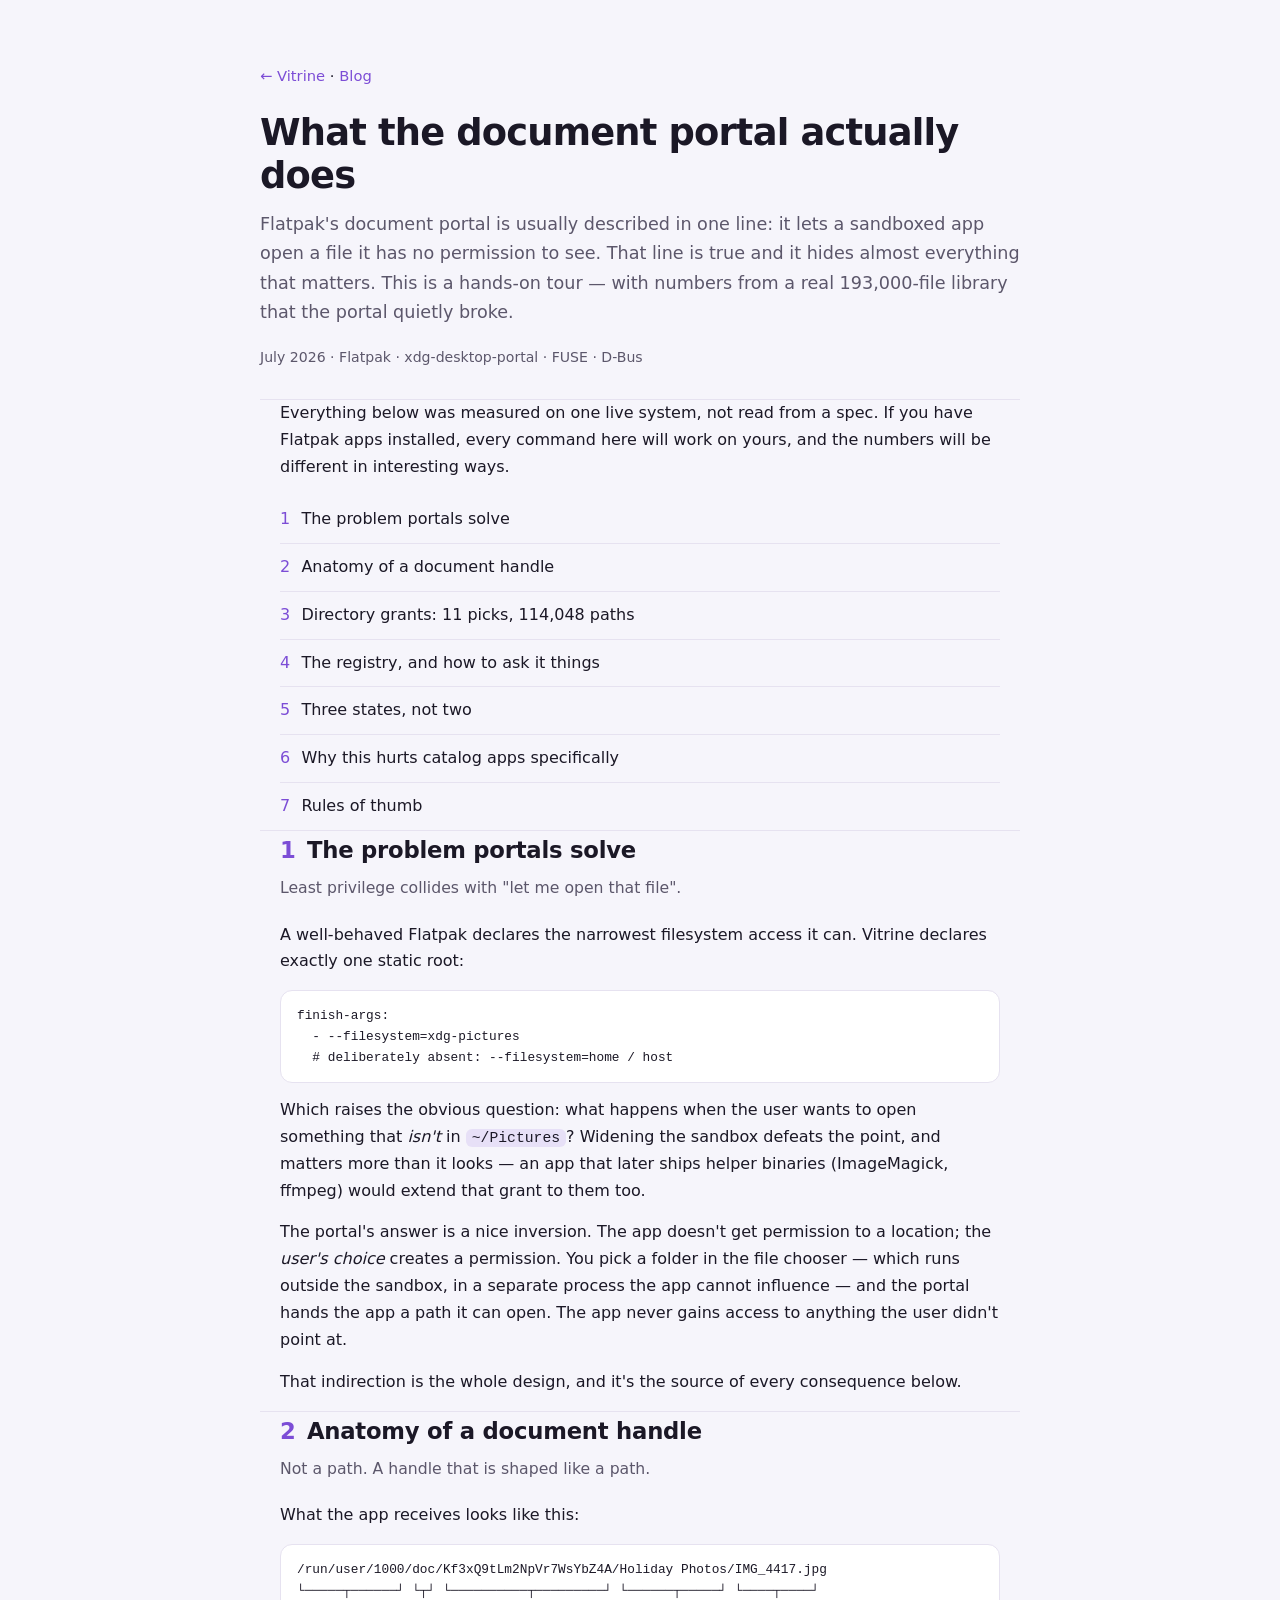
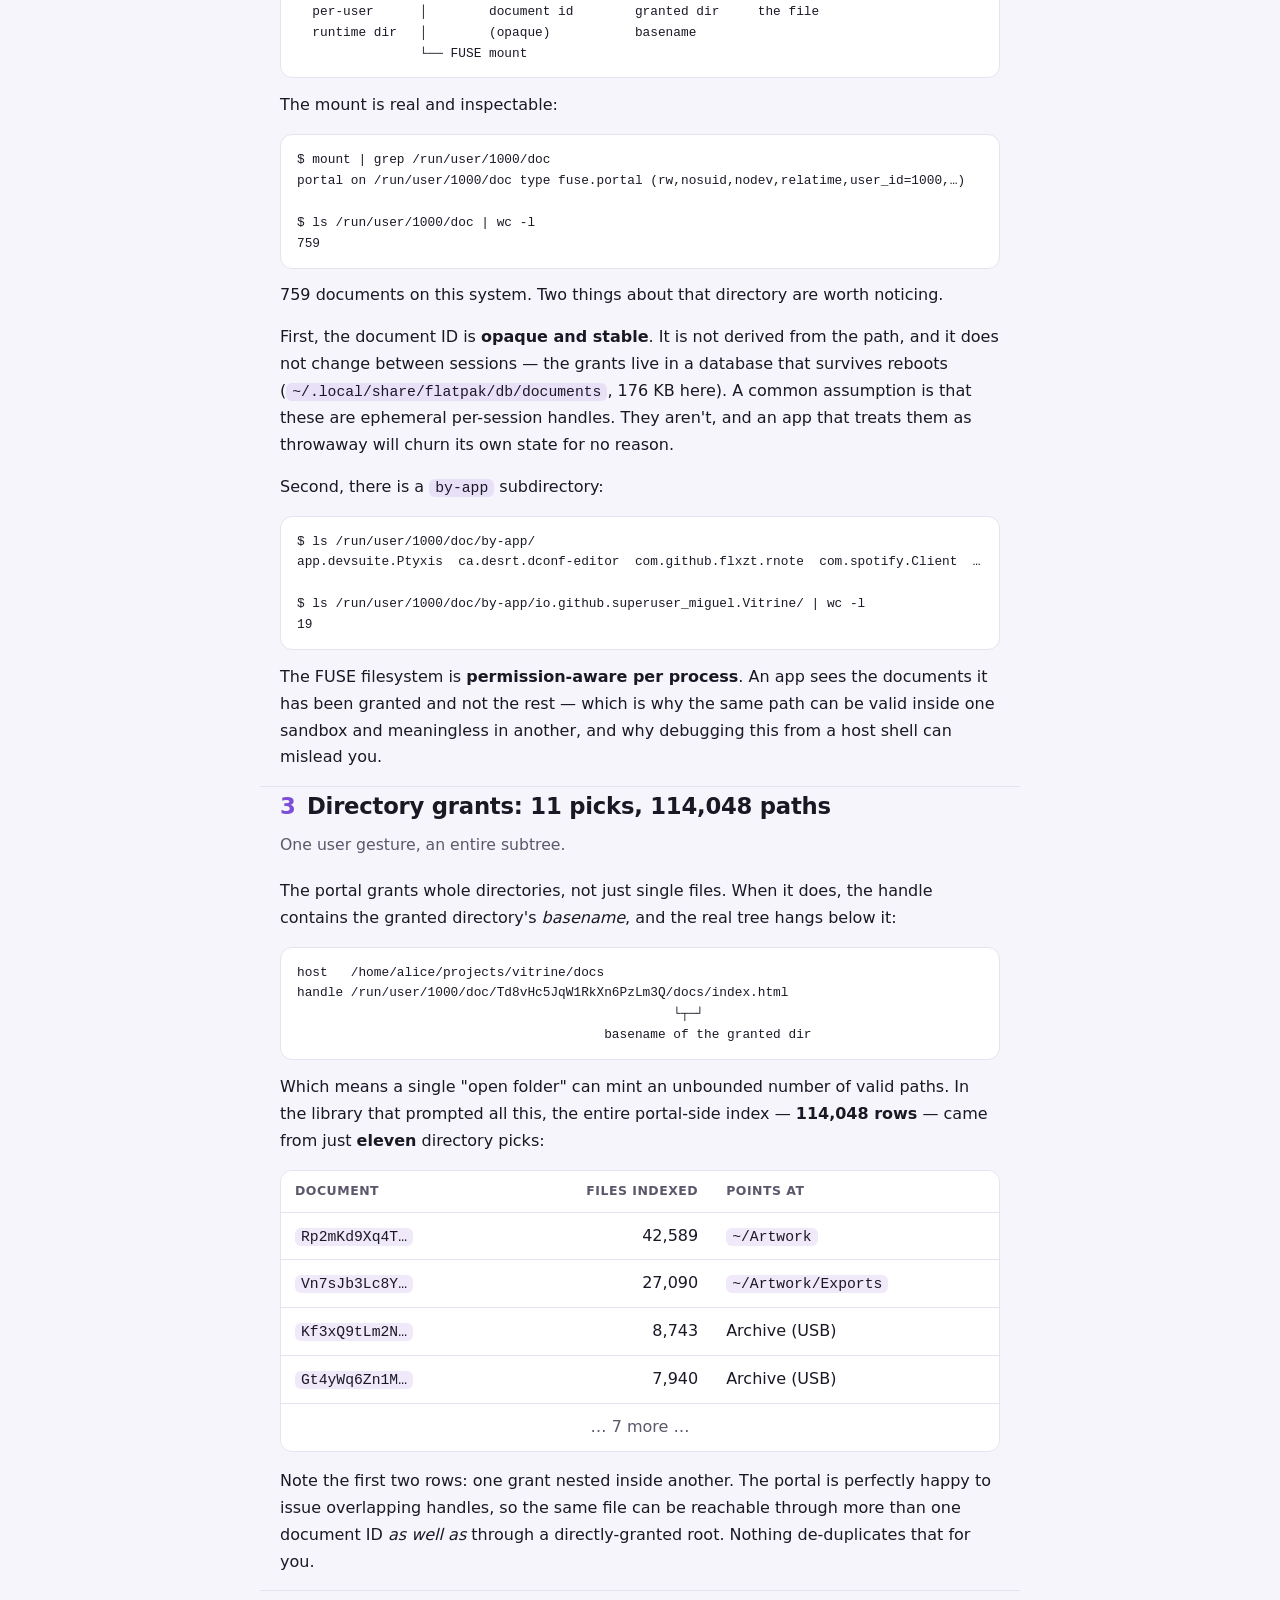
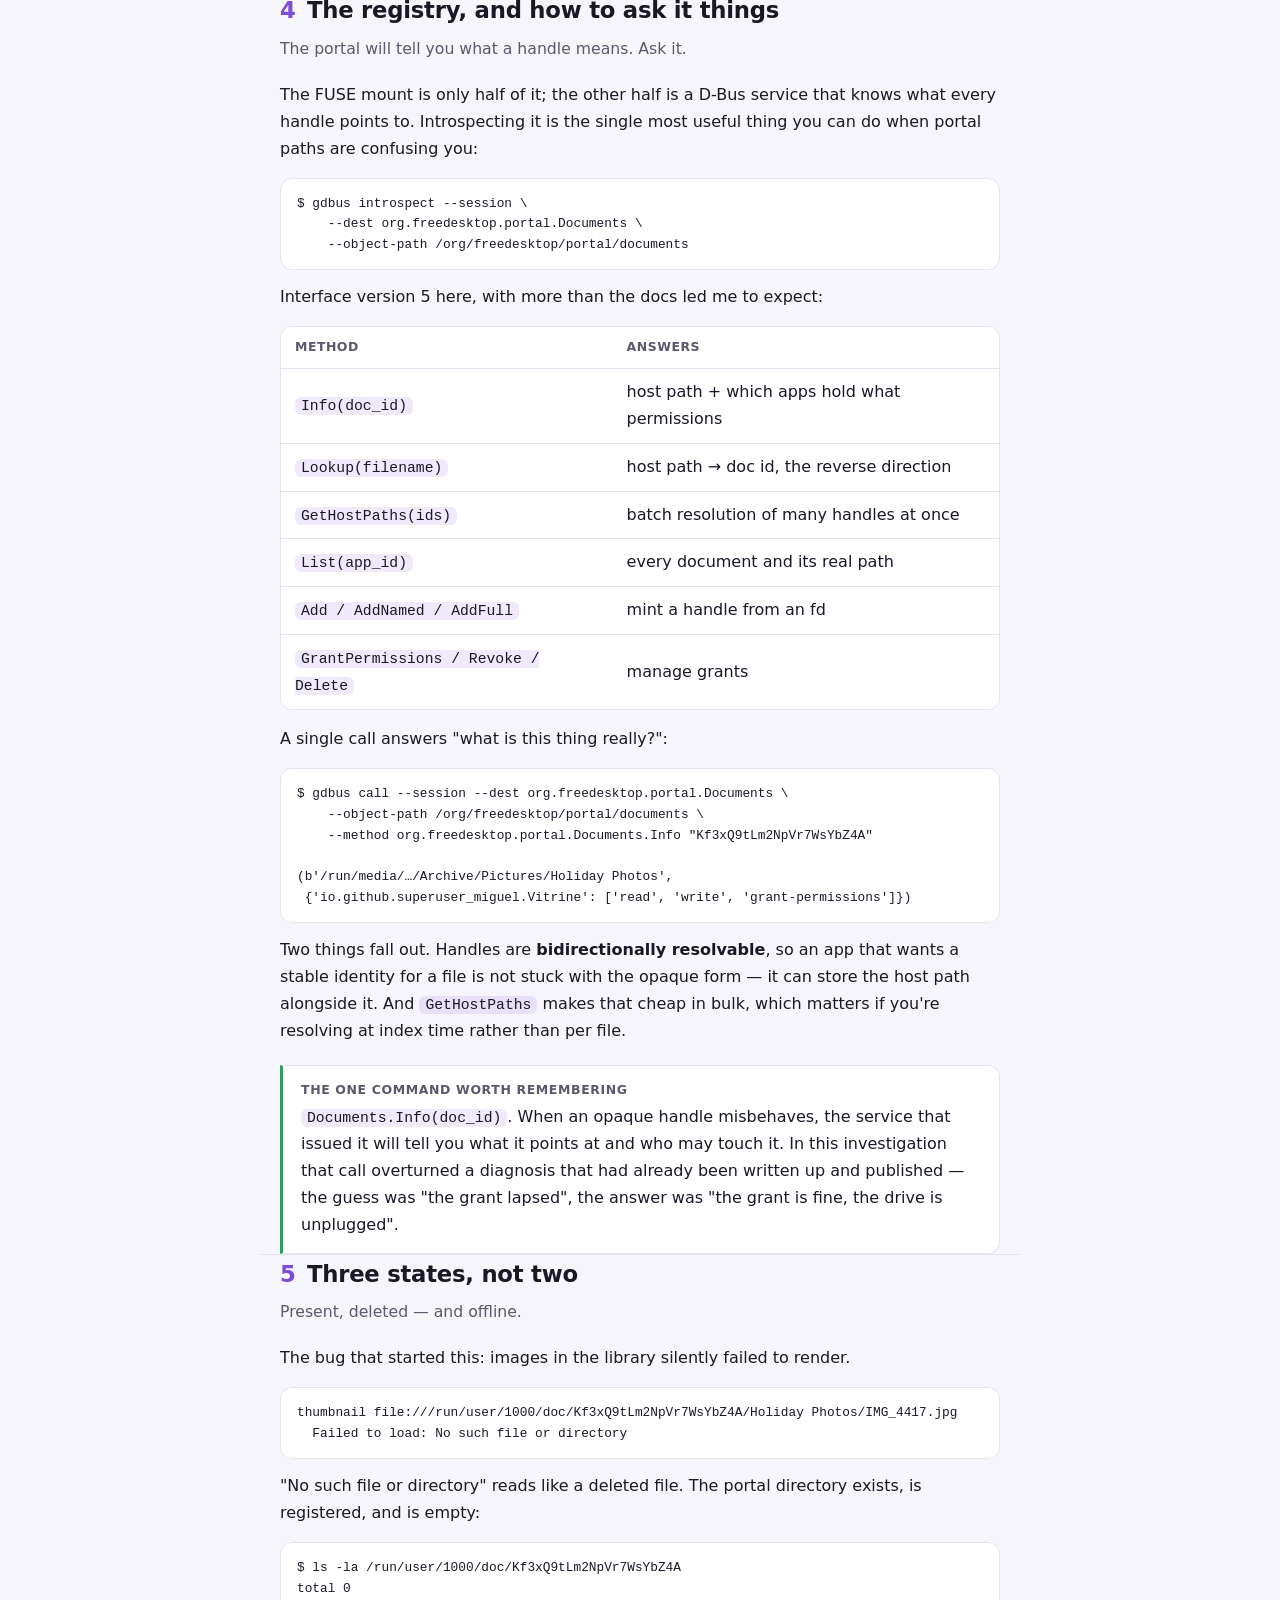
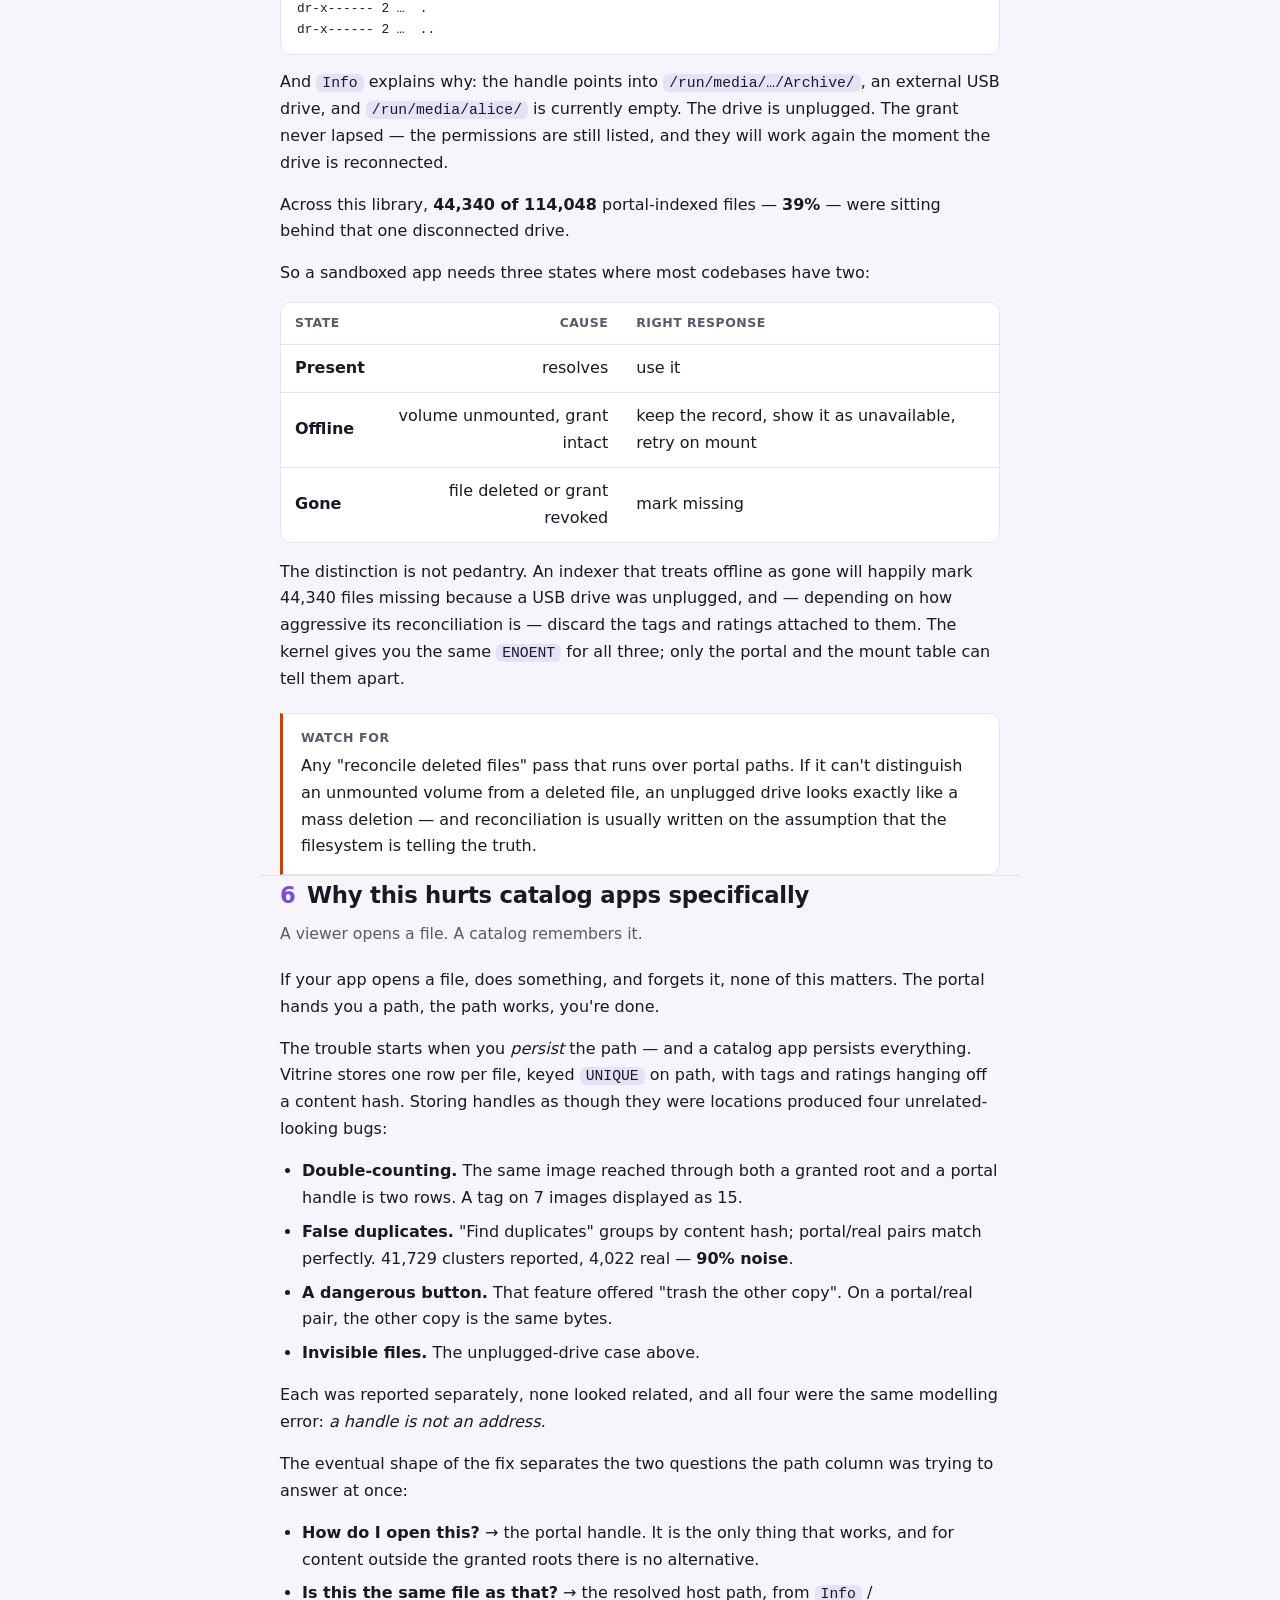
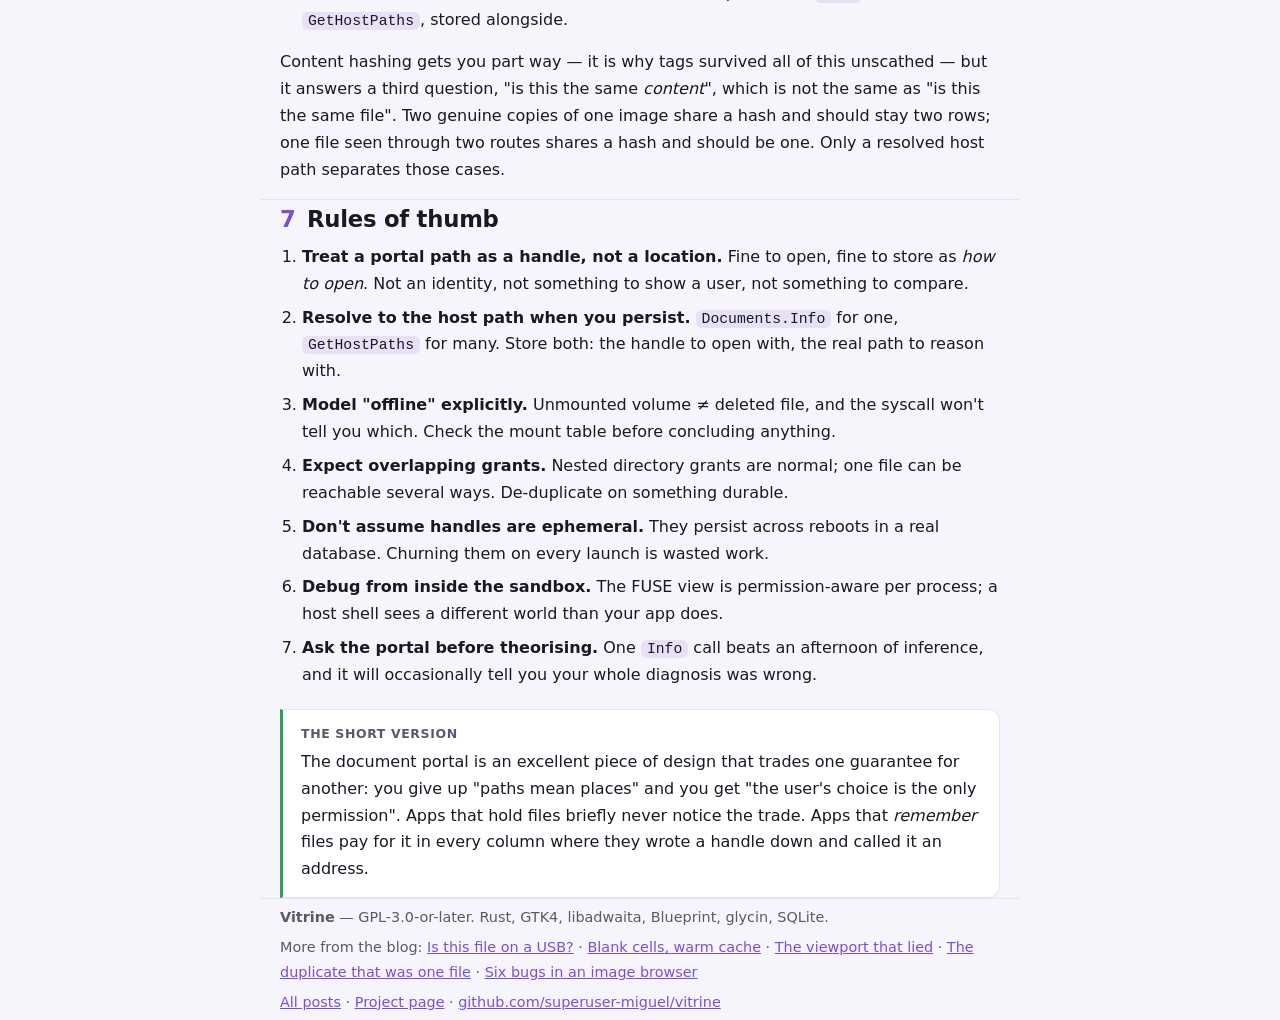
<file: docs/flatpak-document-portal.html>
<!doctype html>
<html lang="en">
<head>
<meta charset="utf-8">
<meta name="viewport" content="width=device-width, initial-scale=1">
<title>What the document portal actually does — Vitrine</title>
<meta name="description" content="A hands-on tour of the XDG document portal: the FUSE mount, the D-Bus registry, directory grants, and the three states a sandboxed app has to tell apart. With numbers from a real 193,000-file library.">
<meta property="og:type" content="article">
<meta property="og:title" content="What the document portal actually does">
<meta property="og:description" content="A hands-on tour of the XDG document portal: the FUSE mount, the D-Bus registry, directory grants, and the three states a sandboxed app has to tell apart. With numbers from a real 193,000-file library.">
<meta property="og:url" content="https://superuser-miguel.github.io/vitrine/flatpak-document-portal.html">
<meta property="og:site_name" content="Vitrine">
<meta name="twitter:card" content="summary">
<meta name="twitter:title" content="What the document portal actually does">
<meta name="twitter:description" content="A hands-on tour of the XDG document portal: the FUSE mount, the D-Bus registry, directory grants, and the three states a sandboxed app has to tell apart. With numbers from a real 193,000-file library.">
<style>
  :root {
    --bg: #f6f5fb; --surface: #ffffff; --text: #1b1826; --muted: #5c576b;
    --border: #e6e2f0; --accent: #7c4dd6; --accent-2: #6a2bbf;
    --ok: #2e9e5b; --no: #c7c1d6; --warn: #c2410c;
  }
  @media (prefers-color-scheme: dark) {
    :root {
      --bg: #16131d; --surface: #1f1b29; --text: #ece8f5; --muted: #a89fbe;
      --border: #2c2638; --accent: #a066e6; --accent-2: #8b5cf6;
      --ok: #57d98a; --no: #443c56; --warn: #fb923c;
    }
  }
  :root[data-theme="light"] {
    --bg: #f6f5fb; --surface: #ffffff; --text: #1b1826; --muted: #5c576b;
    --border: #e6e2f0; --accent: #7c4dd6; --accent-2: #6a2bbf; --ok: #2e9e5b; --no: #c7c1d6; --warn: #c2410c;
  }
  :root[data-theme="dark"] {
    --bg: #16131d; --surface: #1f1b29; --text: #ece8f5; --muted: #a89fbe;
    --border: #2c2638; --accent: #a066e6; --accent-2: #8b5cf6; --ok: #57d98a; --no: #443c56; --warn: #fb923c;
  }
  * { box-sizing: border-box; }
  body { margin: 0; background: var(--bg); color: var(--text);
         font: 16px/1.68 system-ui, -apple-system, "Segoe UI", Roboto, sans-serif; }
  a { color: var(--accent); }
  .wrap { max-width: 760px; margin: 0 auto; padding: 0 20px; }
  section { padding: 40px 0; border-bottom: 1px solid var(--border); }
  section:last-of-type { border-bottom: 0; }

  .hero { padding: 64px 0 30px; border-bottom: 1px solid var(--border); }
  .back { display: block; margin-bottom: 22px; font-size: .92rem; text-decoration: none; }
  .back a { text-decoration: none; }
  h1 { font-size: 2.3rem; margin: 0 0 12px; letter-spacing: -.022em; line-height: 1.18; }
  .lede { color: var(--muted); font-size: 1.1rem; margin: 0 0 18px; }
  .meta { color: var(--muted); font-size: .88rem; margin: 0; }

  h2 { font-size: 1.42rem; letter-spacing: -.01em; margin: 0 0 6px; }
  h2 .num { color: var(--accent); font-variant-numeric: tabular-nums; margin-right: .5em; }
  .sub { color: var(--muted); margin: 0 0 20px; font-size: .98rem; }
  h3 { font-size: 1.02rem; margin: 26px 0 6px; }
  p { margin: 0 0 15px; }

  pre { background: var(--surface); border: 1px solid var(--border); border-radius: 12px;
        padding: 14px 16px; overflow-x: auto; font-size: .87rem; line-height: 1.5; }
  code { background: color-mix(in srgb, var(--accent) 12%, transparent); padding: 1px 6px;
         border-radius: 6px; font-size: .92em; }
  pre code { background: none; padding: 0; }

  .tablewrap { overflow-x: auto; border: 1px solid var(--border); border-radius: 12px; margin: 0 0 16px; }
  table { width: 100%; border-collapse: collapse; min-width: 460px; background: var(--surface); }
  th, td { padding: 10px 14px; text-align: right; border-bottom: 1px solid var(--border); font-variant-numeric: tabular-nums; }
  th:first-child, td:first-child { text-align: left; font-variant-numeric: normal; }
  th:last-child, td:last-child { text-align: left; }
  thead th { font-size: .78rem; color: var(--muted); font-weight: 600; text-transform: uppercase; letter-spacing: .04em; }
  tbody tr:last-child td { border-bottom: 0; }

  blockquote { margin: 0 0 15px; padding: 12px 18px; border-left: 3px solid var(--accent);
               background: color-mix(in srgb, var(--accent) 7%, transparent);
               border-radius: 0 10px 10px 0; }
  blockquote p:last-child { margin: 0; }

  .lesson { background: var(--surface); border: 1px solid var(--border);
            border-left: 3px solid var(--ok); border-radius: 0 12px 12px 0;
            padding: 14px 18px; margin: 20px 0 0; }
  .lesson b { display: block; font-size: .78rem; text-transform: uppercase;
              letter-spacing: .05em; color: var(--muted); margin-bottom: 4px; }
  .lesson p { margin: 0; }
  .warnbox { border-left-color: var(--warn); }

  ul, ol { padding-left: 22px; margin: 0 0 15px; }
  li { margin: 0 0 7px; }
  .toc { list-style: none; padding: 0; margin: 0; }
  .toc li { margin: 0; border-bottom: 1px solid var(--border); }
  .toc li:last-child { border: 0; }
  .toc a { display: block; padding: 10px 0; text-decoration: none; color: var(--text); }
  .toc a:hover { color: var(--accent); }
  .toc .n { color: var(--accent); font-variant-numeric: tabular-nums; margin-right: .7em; }

  footer { border-top: 1px solid var(--border); color: var(--muted); font-size: .9rem; padding: 26px 0 46px; }
  footer p { margin: 6px 0; }
</style>
</head>
<body>

<header class="hero wrap">
  <nav class="back"><a href="./">&larr; Vitrine</a> · <a href="blog/">Blog</a></nav>
  <h1>What the document portal actually does</h1>
  <p class="lede">Flatpak's document portal is usually described in one line: it lets a
    sandboxed app open a file it has no permission to see. That line is true and it hides
    almost everything that matters. This is a hands-on tour — with numbers from a real
    193,000-file library that the portal quietly broke.</p>
  <p class="meta">July 2026 · Flatpak · xdg-desktop-portal · FUSE · D-Bus</p>
</header>

<section class="wrap">
  <p>Everything below was measured on one live system, not read from a spec. If you have
    Flatpak apps installed, every command here will work on yours, and the numbers will be
    different in interesting ways.</p>
  <ol class="toc">
    <li><a href="#problem"><span class="n">1</span>The problem portals solve</a></li>
    <li><a href="#anatomy"><span class="n">2</span>Anatomy of a document handle</a></li>
    <li><a href="#directory"><span class="n">3</span>Directory grants: 11 picks, 114,048 paths</a></li>
    <li><a href="#registry"><span class="n">4</span>The registry, and how to ask it things</a></li>
    <li><a href="#states"><span class="n">5</span>Three states, not two</a></li>
    <li><a href="#catalog"><span class="n">6</span>Why this hurts catalog apps specifically</a></li>
    <li><a href="#rules"><span class="n">7</span>Rules of thumb</a></li>
  </ol>
</section>

<section class="wrap" id="problem">
  <h2><span class="num">1</span>The problem portals solve</h2>
  <p class="sub">Least privilege collides with "let me open that file".</p>

  <p>A well-behaved Flatpak declares the narrowest filesystem access it can. Vitrine
    declares exactly one static root:</p>

  <pre><code>finish-args:
  - --filesystem=xdg-pictures
  # deliberately absent: --filesystem=home / host</code></pre>

  <p>Which raises the obvious question: what happens when the user wants to open something
    that <em>isn't</em> in <code>~/Pictures</code>? Widening the sandbox defeats the point,
    and matters more than it looks — an app that later ships helper binaries (ImageMagick,
    ffmpeg) would extend that grant to them too.</p>

  <p>The portal's answer is a nice inversion. The app doesn't get permission to a
    location; the <em>user's choice</em> creates a permission. You pick a folder in the
    file chooser — which runs outside the sandbox, in a separate process the app cannot
    influence — and the portal hands the app a path it can open. The app never gains
    access to anything the user didn't point at.</p>

  <p>That indirection is the whole design, and it's the source of every consequence below.</p>
</section>

<section class="wrap" id="anatomy">
  <h2><span class="num">2</span>Anatomy of a document handle</h2>
  <p class="sub">Not a path. A handle that is shaped like a path.</p>

  <p>What the app receives looks like this:</p>

  <pre><code>/run/user/1000/doc/Kf3xQ9tLm2NpVr7WsYbZ4A/Holiday Photos/IMG_4417.jpg
└─────┬──────┘ └┬┘ └──────────┬─────────┘ └──────┬─────┘ └────┬────┘
  per-user      │        document id        granted dir     the file
  runtime dir   │        (opaque)           basename
                └── FUSE mount</code></pre>

  <p>The mount is real and inspectable:</p>

  <pre><code>$ mount | grep /run/user/1000/doc
portal on /run/user/1000/doc type fuse.portal (rw,nosuid,nodev,relatime,user_id=1000,…)

$ ls /run/user/1000/doc | wc -l
759</code></pre>

  <p>759 documents on this system. Two things about that directory are worth noticing.</p>

  <p>First, the document ID is <strong>opaque and stable</strong>. It is not derived from
    the path, and it does not change between sessions — the grants live in a database that
    survives reboots (<code>~/.local/share/flatpak/db/documents</code>, 176&nbsp;KB here).
    A common assumption is that these are ephemeral per-session handles. They aren't, and
    an app that treats them as throwaway will churn its own state for no reason.</p>

  <p>Second, there is a <code>by-app</code> subdirectory:</p>

  <pre><code>$ ls /run/user/1000/doc/by-app/
app.devsuite.Ptyxis  ca.desrt.dconf-editor  com.github.flxzt.rnote  com.spotify.Client  …

$ ls /run/user/1000/doc/by-app/io.github.superuser_miguel.Vitrine/ | wc -l
19</code></pre>

  <p>The FUSE filesystem is <strong>permission-aware per process</strong>. An app sees the
    documents it has been granted and not the rest — which is why the same path can be
    valid inside one sandbox and meaningless in another, and why debugging this from a
    host shell can mislead you.</p>
</section>

<section class="wrap" id="directory">
  <h2><span class="num">3</span>Directory grants: 11 picks, 114,048 paths</h2>
  <p class="sub">One user gesture, an entire subtree.</p>

  <p>The portal grants whole directories, not just single files. When it does, the handle
    contains the granted directory's <em>basename</em>, and the real tree hangs below it:</p>

  <pre><code>host   /home/alice/projects/vitrine/docs
handle /run/user/1000/doc/Td8vHc5JqW1RkXn6PzLm3Q/docs/index.html
                                                 └┬─┘
                                        basename of the granted dir</code></pre>

  <p>Which means a single "open folder" can mint an unbounded number of valid paths. In
    the library that prompted all this, the entire portal-side index —
    <strong>114,048 rows</strong> — came from just <strong>eleven</strong> directory
    picks:</p>

  <div class="tablewrap">
  <table>
    <thead><tr><th>Document</th><th>Files indexed</th><th>Points at</th></tr></thead>
    <tbody>
      <tr><td><code>Rp2mKd9Xq4T…</code></td><td>42,589</td><td><code>~/Artwork</code></td></tr>
      <tr><td><code>Vn7sJb3Lc8Y…</code></td><td>27,090</td><td><code>~/Artwork/Exports</code></td></tr>
      <tr><td><code>Kf3xQ9tLm2N…</code></td><td>8,743</td><td>Archive (USB)</td></tr>
      <tr><td><code>Gt4yWq6Zn1M…</code></td><td>7,940</td><td>Archive (USB)</td></tr>
      <tr><td colspan="3" style="text-align:center;color:var(--muted)">… 7 more …</td></tr>
    </tbody>
  </table>
  </div>

  <p>Note the first two rows: one grant nested inside another. The portal is perfectly
    happy to issue overlapping handles, so the same file can be reachable through more
    than one document ID <em>as well as</em> through a directly-granted root. Nothing
    de-duplicates that for you.</p>
</section>

<section class="wrap" id="registry">
  <h2><span class="num">4</span>The registry, and how to ask it things</h2>
  <p class="sub">The portal will tell you what a handle means. Ask it.</p>

  <p>The FUSE mount is only half of it; the other half is a D-Bus service that knows what
    every handle points to. Introspecting it is the single most useful thing you can do
    when portal paths are confusing you:</p>

  <pre><code>$ gdbus introspect --session \
    --dest org.freedesktop.portal.Documents \
    --object-path /org/freedesktop/portal/documents</code></pre>

  <p>Interface version 5 here, with more than the docs led me to expect:</p>

  <div class="tablewrap">
  <table>
    <thead><tr><th>Method</th><th>Answers</th></tr></thead>
    <tbody>
      <tr><td><code>Info(doc_id)</code></td><td>host path + which apps hold what permissions</td></tr>
      <tr><td><code>Lookup(filename)</code></td><td>host path &rarr; doc id, the reverse direction</td></tr>
      <tr><td><code>GetHostPaths(ids)</code></td><td>batch resolution of many handles at once</td></tr>
      <tr><td><code>List(app_id)</code></td><td>every document and its real path</td></tr>
      <tr><td><code>Add / AddNamed / AddFull</code></td><td>mint a handle from an fd</td></tr>
      <tr><td><code>GrantPermissions / Revoke / Delete</code></td><td>manage grants</td></tr>
    </tbody>
  </table>
  </div>

  <p>A single call answers "what is this thing really?":</p>

  <pre><code>$ gdbus call --session --dest org.freedesktop.portal.Documents \
    --object-path /org/freedesktop/portal/documents \
    --method org.freedesktop.portal.Documents.Info "Kf3xQ9tLm2NpVr7WsYbZ4A"

(b'/run/media/…/Archive/Pictures/Holiday Photos',
 {'io.github.superuser_miguel.Vitrine': ['read', 'write', 'grant-permissions']})</code></pre>

  <p>Two things fall out. Handles are <strong>bidirectionally resolvable</strong>, so an
    app that wants a stable identity for a file is not stuck with the opaque form — it can
    store the host path alongside it. And <code>GetHostPaths</code> makes that cheap in
    bulk, which matters if you're resolving at index time rather than per file.</p>

  <div class="lesson">
    <b>The one command worth remembering</b>
    <p><code>Documents.Info(doc_id)</code>. When an opaque handle misbehaves, the service
      that issued it will tell you what it points at and who may touch it. In this
      investigation that call overturned a diagnosis that had already been written up and
      published — the guess was "the grant lapsed", the answer was "the grant is fine, the
      drive is unplugged".</p>
  </div>
</section>

<section class="wrap" id="states">
  <h2><span class="num">5</span>Three states, not two</h2>
  <p class="sub">Present, deleted &mdash; and offline.</p>

  <p>The bug that started this: images in the library silently failed to render.</p>

  <pre><code>thumbnail file:///run/user/1000/doc/Kf3xQ9tLm2NpVr7WsYbZ4A/Holiday Photos/IMG_4417.jpg
  Failed to load: No such file or directory</code></pre>

  <p>"No such file or directory" reads like a deleted file. The portal directory exists,
    is registered, and is empty:</p>

  <pre><code>$ ls -la /run/user/1000/doc/Kf3xQ9tLm2NpVr7WsYbZ4A
total 0
dr-x------ 2 …  .
dr-x------ 2 …  ..</code></pre>

  <p>And <code>Info</code> explains why: the handle points into
    <code>/run/media/…/Archive/</code>, an external USB drive, and
    <code>/run/media/alice/</code> is currently empty. The drive is unplugged.
    The grant never lapsed — the permissions are still listed, and they will work again the
    moment the drive is reconnected.</p>

  <p>Across this library, <strong>44,340 of 114,048</strong> portal-indexed files —
    <strong>39%</strong> — were sitting behind that one disconnected drive.</p>

  <p>So a sandboxed app needs three states where most codebases have two:</p>

  <div class="tablewrap">
  <table>
    <thead><tr><th>State</th><th>Cause</th><th>Right response</th></tr></thead>
    <tbody>
      <tr><td><strong>Present</strong></td><td>resolves</td><td>use it</td></tr>
      <tr><td><strong>Offline</strong></td><td>volume unmounted, grant intact</td><td>keep the record, show it as unavailable, retry on mount</td></tr>
      <tr><td><strong>Gone</strong></td><td>file deleted or grant revoked</td><td>mark missing</td></tr>
    </tbody>
  </table>
  </div>

  <p>The distinction is not pedantry. An indexer that treats offline as gone will happily
    mark 44,340 files missing because a USB drive was unplugged, and — depending on how
    aggressive its reconciliation is — discard the tags and ratings attached to them. The
    kernel gives you the same <code>ENOENT</code> for all three; only the portal and the
    mount table can tell them apart.</p>

  <div class="lesson warnbox">
    <b>Watch for</b>
    <p>Any "reconcile deleted files" pass that runs over portal paths. If it can't
      distinguish an unmounted volume from a deleted file, an unplugged drive looks
      exactly like a mass deletion — and reconciliation is usually written on the
      assumption that the filesystem is telling the truth.</p>
  </div>
</section>

<section class="wrap" id="catalog">
  <h2><span class="num">6</span>Why this hurts catalog apps specifically</h2>
  <p class="sub">A viewer opens a file. A catalog remembers it.</p>

  <p>If your app opens a file, does something, and forgets it, none of this matters. The
    portal hands you a path, the path works, you're done.</p>

  <p>The trouble starts when you <em>persist</em> the path — and a catalog app persists
    everything. Vitrine stores one row per file, keyed <code>UNIQUE</code> on path, with
    tags and ratings hanging off a content hash. Storing handles as though they were
    locations produced four unrelated-looking bugs:</p>

  <ul>
    <li><strong>Double-counting.</strong> The same image reached through both a granted
      root and a portal handle is two rows. A tag on 7 images displayed as 15.</li>
    <li><strong>False duplicates.</strong> "Find duplicates" groups by content hash;
      portal/real pairs match perfectly. 41,729 clusters reported, 4,022 real —
      <strong>90% noise</strong>.</li>
    <li><strong>A dangerous button.</strong> That feature offered "trash the other copy".
      On a portal/real pair, the other copy is the same bytes.</li>
    <li><strong>Invisible files.</strong> The unplugged-drive case above.</li>
  </ul>

  <p>Each was reported separately, none looked related, and all four were the same
    modelling error: <em>a handle is not an address.</em></p>

  <p>The eventual shape of the fix separates the two questions the path column was trying
    to answer at once:</p>

  <ul>
    <li><strong>How do I open this?</strong> &rarr; the portal handle. It is the only
      thing that works, and for content outside the granted roots there is no
      alternative.</li>
    <li><strong>Is this the same file as that?</strong> &rarr; the resolved host path,
      from <code>Info</code> / <code>GetHostPaths</code>, stored alongside.</li>
  </ul>

  <p>Content hashing gets you part way — it is why tags survived all of this unscathed —
    but it answers a third question, "is this the same <em>content</em>", which is not the
    same as "is this the same file". Two genuine copies of one image share a hash and
    should stay two rows; one file seen through two routes shares a hash and should be
    one. Only a resolved host path separates those cases.</p>
</section>

<section class="wrap" id="rules">
  <h2><span class="num">7</span>Rules of thumb</h2>

  <ol>
    <li><strong>Treat a portal path as a handle, not a location.</strong> Fine to open,
      fine to store as <em>how to open</em>. Not an identity, not something to show a user,
      not something to compare.</li>
    <li><strong>Resolve to the host path when you persist.</strong>
      <code>Documents.Info</code> for one, <code>GetHostPaths</code> for many. Store both:
      the handle to open with, the real path to reason with.</li>
    <li><strong>Model "offline" explicitly.</strong> Unmounted volume ≠ deleted file, and
      the syscall won't tell you which. Check the mount table before concluding
      anything.</li>
    <li><strong>Expect overlapping grants.</strong> Nested directory grants are normal;
      one file can be reachable several ways. De-duplicate on something durable.</li>
    <li><strong>Don't assume handles are ephemeral.</strong> They persist across reboots in
      a real database. Churning them on every launch is wasted work.</li>
    <li><strong>Debug from inside the sandbox.</strong> The FUSE view is permission-aware
      per process; a host shell sees a different world than your app does.</li>
    <li><strong>Ask the portal before theorising.</strong> One <code>Info</code> call beats
      an afternoon of inference, and it will occasionally tell you your whole diagnosis was
      wrong.</li>
  </ol>

  <div class="lesson">
    <b>The short version</b>
    <p>The document portal is an excellent piece of design that trades one guarantee for
      another: you give up "paths mean places" and you get "the user's choice is the only
      permission". Apps that hold files briefly never notice the trade. Apps that
      <em>remember</em> files pay for it in every column where they wrote a handle down and
      called it an address.</p>
  </div>
</section>

<footer class="wrap">
  <p><strong>Vitrine</strong> — GPL-3.0-or-later. Rust, GTK4, libadwaita, Blueprint, glycin, SQLite.</p>
  <p>More from the blog: <a href="is-this-file-on-a-usb.html">Is this file on a USB?</a>
     · <a href="blank-cells-warm-cache.html">Blank cells, warm cache</a>
     · <a href="the-viewport-that-lied.html">The viewport that lied</a>
     · <a href="duplicates-that-arent.html">The duplicate that was one file</a>
     · <a href="debugging-vitrine.html">Six bugs in an image browser</a></p>
  <p><a href="blog/">All posts</a>
     · <a href="./">Project page</a>
     · <a href="https://github.com/superuser-miguel/vitrine">github.com/superuser-miguel/vitrine</a></p>
</footer>

</body>
</html>
</file>
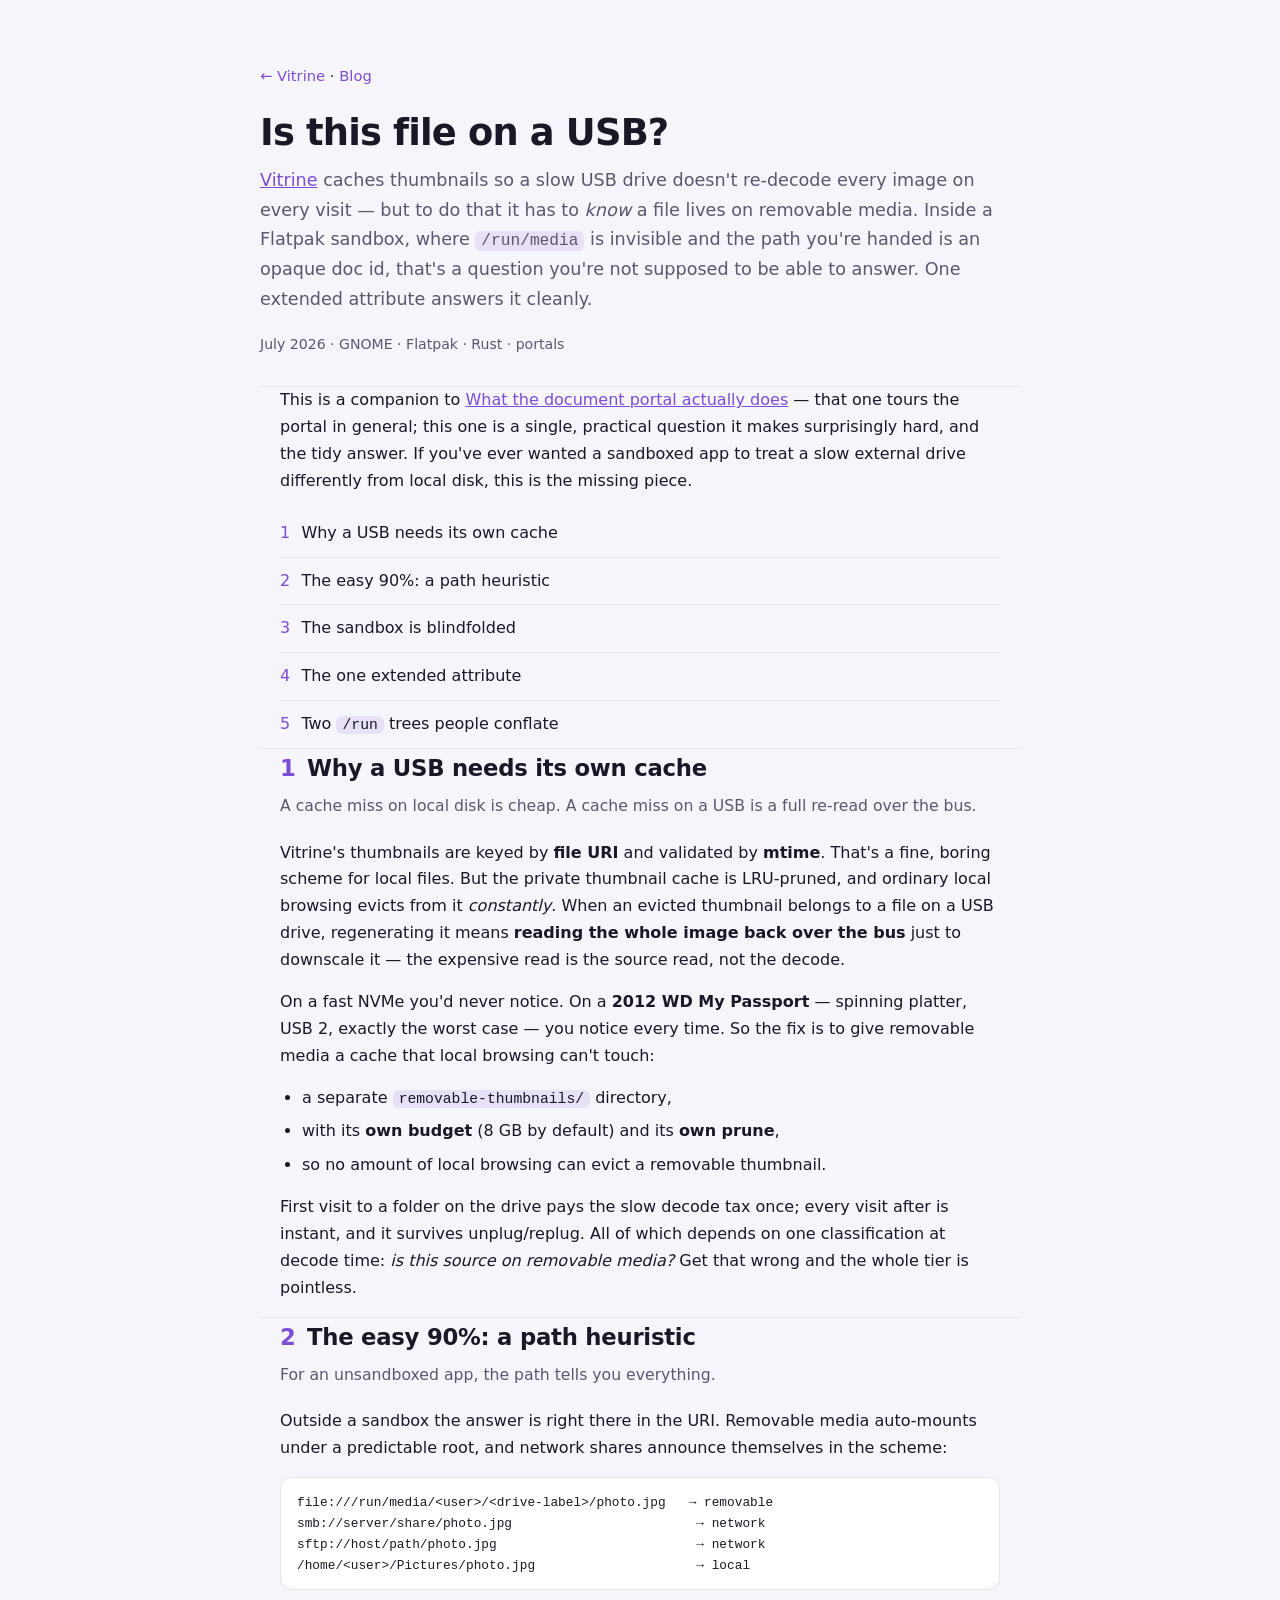
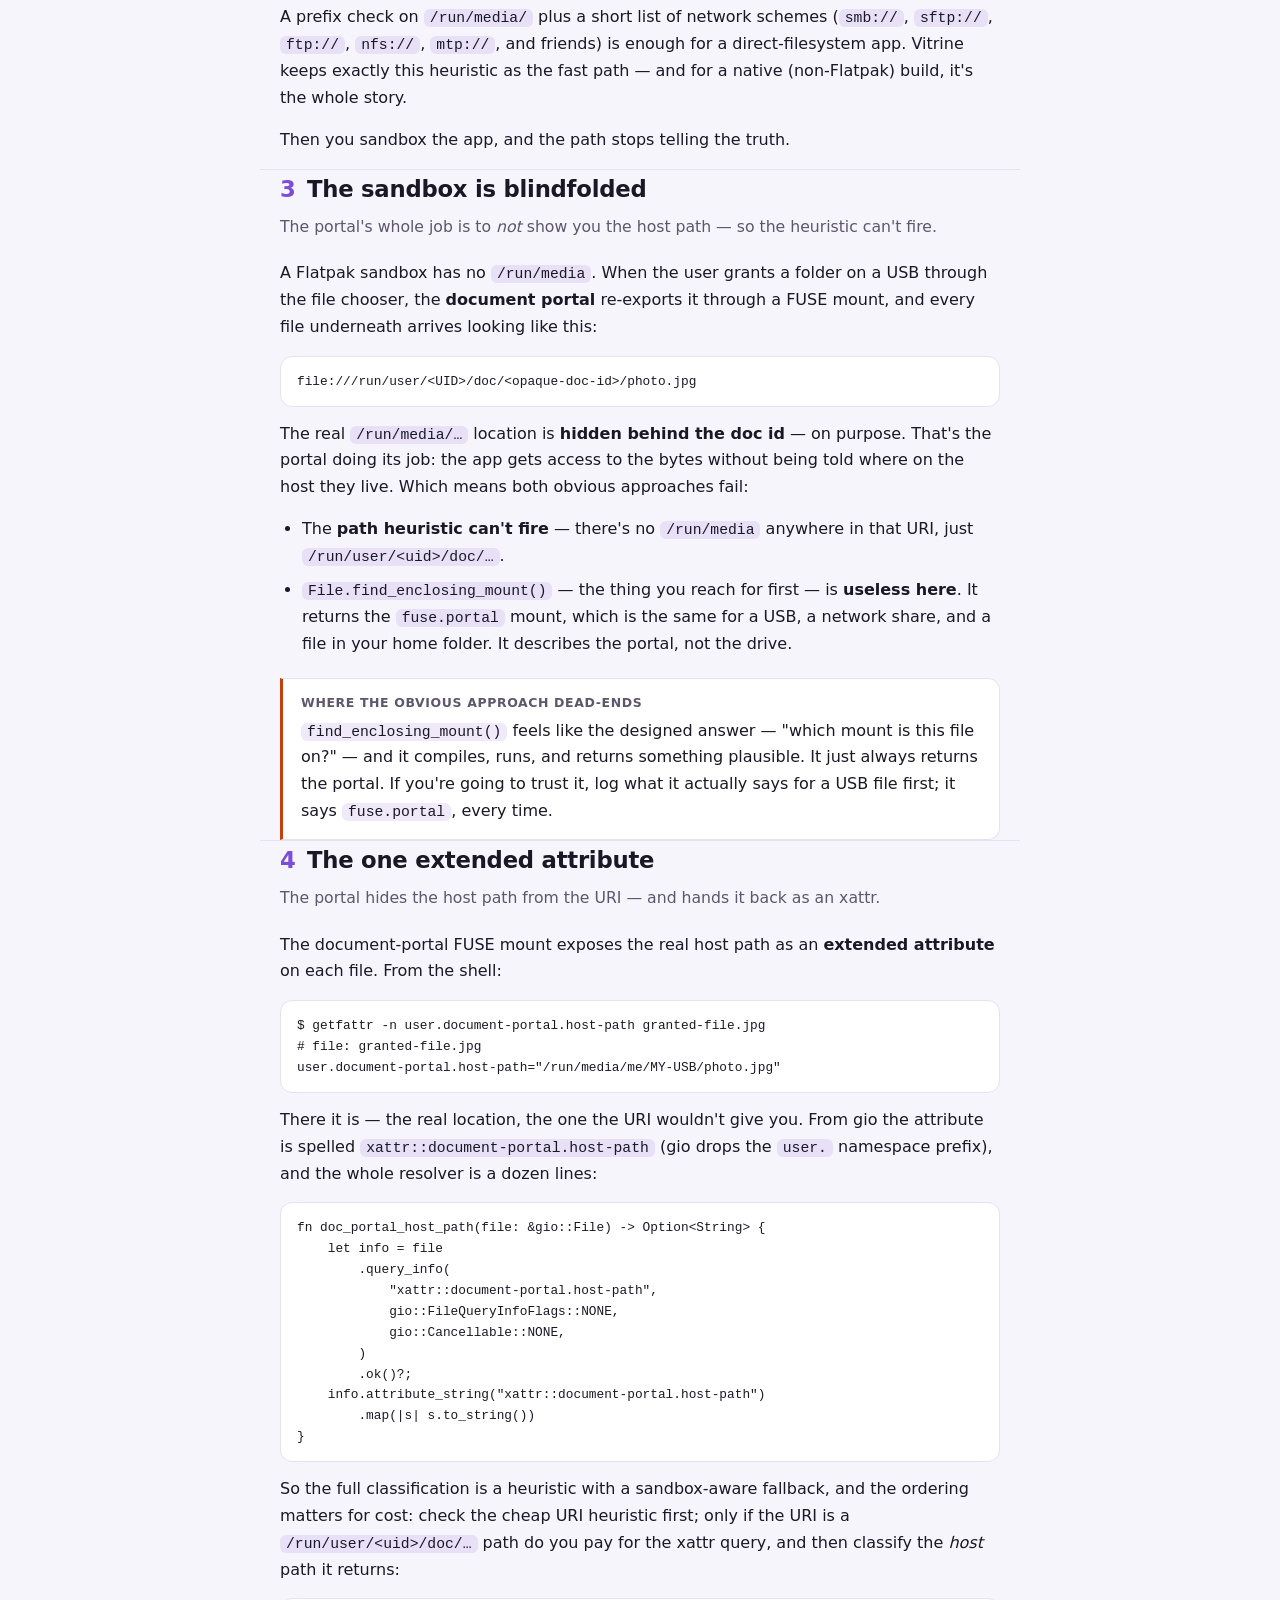
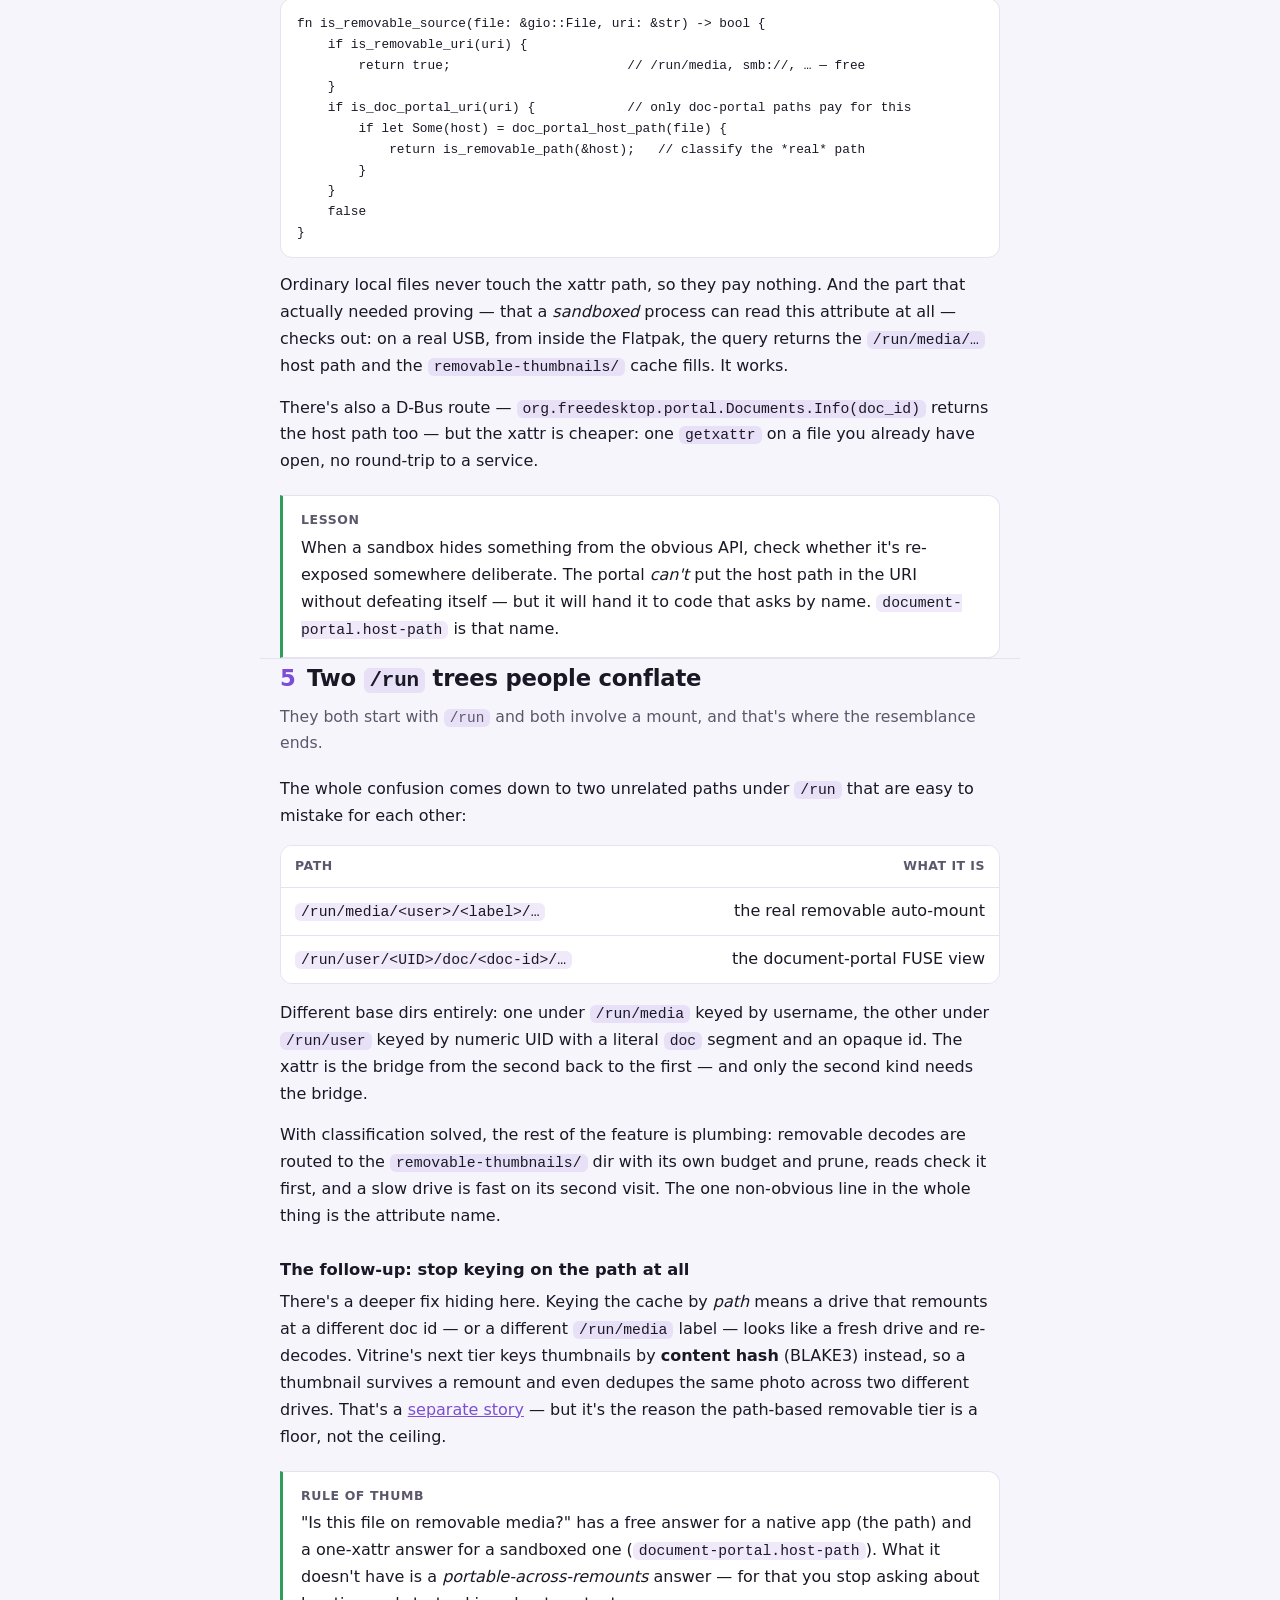
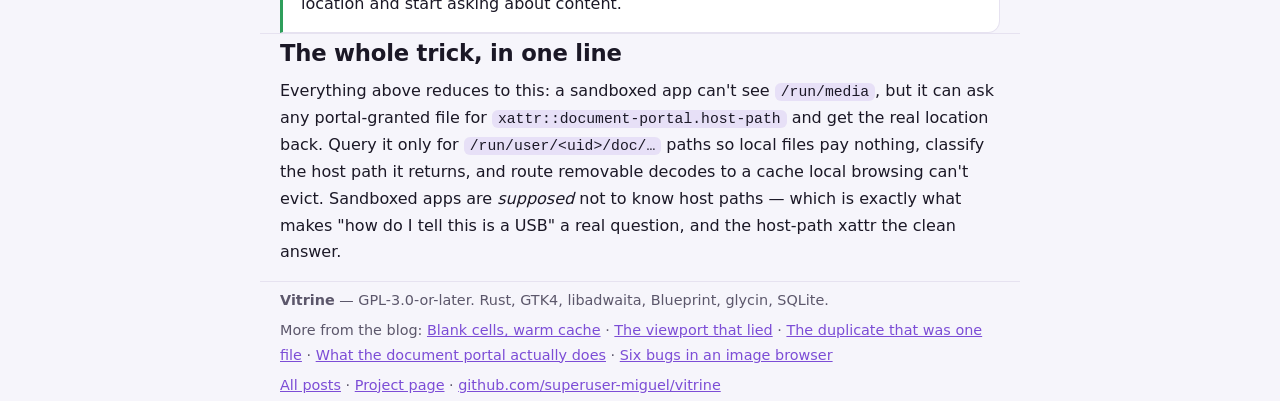
<file: docs/is-this-file-on-a-usb.html>
<!doctype html>
<html lang="en">
<head>
<meta charset="utf-8">
<meta name="viewport" content="width=device-width, initial-scale=1">
<title>Is this file on a USB? — Vitrine</title>
<meta name="description" content="Vitrine caches thumbnails so a slow USB drive doesn't re-decode every image every visit — but that needs the app to know a file is on removable media. Inside a Flatpak sandbox, where /run/media is invisible and portal paths are opaque doc ids, that's a question you're not supposed to be able to answer. One extended attribute answers it.">
<meta property="og:type" content="article">
<meta property="og:title" content="Is this file on a USB?">
<meta property="og:description" content="Vitrine caches thumbnails so a slow USB drive doesn't re-decode every image every visit — but that needs the app to know a file is on removable media. Inside a Flatpak sandbox, where /run/media is invisible and portal paths are opaque doc ids, that's a question you're not supposed to be able to answer. One extended attribute answers it.">
<meta property="og:url" content="https://superuser-miguel.github.io/vitrine/is-this-file-on-a-usb.html">
<meta property="og:site_name" content="Vitrine">
<meta name="twitter:card" content="summary">
<meta name="twitter:title" content="Is this file on a USB?">
<meta name="twitter:description" content="Vitrine caches thumbnails so a slow USB drive doesn't re-decode every image every visit — but that needs the app to know a file is on removable media. Inside a Flatpak sandbox, where /run/media is invisible and portal paths are opaque doc ids, that's a question you're not supposed to be able to answer. One extended attribute answers it.">
<style>
  :root {
    --bg: #f6f5fb; --surface: #ffffff; --text: #1b1826; --muted: #5c576b;
    --border: #e6e2f0; --accent: #7c4dd6; --accent-2: #6a2bbf;
    --ok: #2e9e5b; --no: #c7c1d6; --warn: #c2410c;
  }
  @media (prefers-color-scheme: dark) {
    :root {
      --bg: #16131d; --surface: #1f1b29; --text: #ece8f5; --muted: #a89fbe;
      --border: #2c2638; --accent: #a066e6; --accent-2: #8b5cf6;
      --ok: #57d98a; --no: #443c56; --warn: #fb923c;
    }
  }
  :root[data-theme="light"] {
    --bg: #f6f5fb; --surface: #ffffff; --text: #1b1826; --muted: #5c576b;
    --border: #e6e2f0; --accent: #7c4dd6; --accent-2: #6a2bbf; --ok: #2e9e5b; --no: #c7c1d6; --warn: #c2410c;
  }
  :root[data-theme="dark"] {
    --bg: #16131d; --surface: #1f1b29; --text: #ece8f5; --muted: #a89fbe;
    --border: #2c2638; --accent: #a066e6; --accent-2: #8b5cf6; --ok: #57d98a; --no: #443c56; --warn: #fb923c;
  }
  * { box-sizing: border-box; }
  body {
    margin: 0; background: var(--bg); color: var(--text);
    font: 16px/1.68 system-ui, -apple-system, "Segoe UI", Roboto, sans-serif;
  }
  a { color: var(--accent); }
  .wrap { max-width: 760px; margin: 0 auto; padding: 0 20px; }
  section { padding: 40px 0; border-bottom: 1px solid var(--border); }
  section:last-of-type { border-bottom: 0; }

  .hero { padding: 64px 0 30px; border-bottom: 1px solid var(--border); }
  .back { display: block; margin-bottom: 22px; font-size: .92rem; text-decoration: none; }
  .back a { text-decoration: none; }
  h1 { font-size: 2.3rem; margin: 0 0 12px; letter-spacing: -.022em; line-height: 1.18; }
  .lede { color: var(--muted); font-size: 1.1rem; margin: 0 0 18px; }
  .meta { color: var(--muted); font-size: .88rem; margin: 0; }

  h2 { font-size: 1.42rem; letter-spacing: -.01em; margin: 0 0 6px; }
  h2 .num { color: var(--accent); font-variant-numeric: tabular-nums; margin-right: .5em; }
  .sub { color: var(--muted); margin: 0 0 20px; font-size: .98rem; }
  h3 { font-size: 1.02rem; margin: 26px 0 6px; }
  p { margin: 0 0 15px; }

  pre { background: var(--surface); border: 1px solid var(--border); border-radius: 12px;
        padding: 14px 16px; overflow-x: auto; font-size: .87rem; line-height: 1.5; }
  code { background: color-mix(in srgb, var(--accent) 12%, transparent); padding: 1px 6px;
         border-radius: 6px; font-size: .92em; }
  pre code { background: none; padding: 0; }

  .tablewrap { overflow-x: auto; border: 1px solid var(--border); border-radius: 12px; margin: 0 0 16px; }
  table { width: 100%; border-collapse: collapse; min-width: 420px; background: var(--surface); }
  th, td { padding: 10px 14px; text-align: right; border-bottom: 1px solid var(--border); font-variant-numeric: tabular-nums; }
  th:first-child, td:first-child { text-align: left; font-variant-numeric: normal; }
  thead th { font-size: .78rem; color: var(--muted); font-weight: 600; text-transform: uppercase; letter-spacing: .04em; }
  tbody tr:last-child td { border-bottom: 0; }

  blockquote { margin: 0 0 15px; padding: 12px 18px; border-left: 3px solid var(--accent);
               background: color-mix(in srgb, var(--accent) 7%, transparent);
               border-radius: 0 10px 10px 0; color: var(--text); }
  blockquote p:last-child { margin: 0; }

  .lesson { background: var(--surface); border: 1px solid var(--border);
            border-left: 3px solid var(--ok); border-radius: 0 12px 12px 0;
            padding: 14px 18px; margin: 20px 0 0; }
  .lesson b { display: block; font-size: .78rem; text-transform: uppercase;
              letter-spacing: .05em; color: var(--muted); margin-bottom: 4px; }
  .lesson p { margin: 0; }

  .mine { border-left-color: var(--warn); }
  ul { padding-left: 22px; margin: 0 0 15px; }
  li { margin: 0 0 7px; }
  .toc { list-style: none; padding: 0; margin: 0; }
  .toc li { margin: 0; border-bottom: 1px solid var(--border); }
  .toc li:last-child { border: 0; }
  .toc a { display: block; padding: 10px 0; text-decoration: none; color: var(--text); }
  .toc a:hover { color: var(--accent); }
  .toc .n { color: var(--accent); font-variant-numeric: tabular-nums; margin-right: .7em; }

  footer { border-top: 1px solid var(--border); color: var(--muted); font-size: .9rem; padding: 26px 0 46px; }
  footer p { margin: 6px 0; }
</style>
</head>
<body>

<header class="hero wrap">
  <nav class="back"><a href="./">&larr; Vitrine</a> · <a href="blog/">Blog</a></nav>
  <h1>Is this file on a USB?</h1>
  <p class="lede"><a href="./">Vitrine</a> caches thumbnails so a slow USB drive doesn't
    re-decode every image on every visit — but to do that it has to <em>know</em> a file
    lives on removable media. Inside a Flatpak sandbox, where <code>/run/media</code> is
    invisible and the path you're handed is an opaque doc id, that's a question you're not
    supposed to be able to answer. One extended attribute answers it cleanly.</p>
  <p class="meta">July 2026 · GNOME · Flatpak · Rust · portals</p>
</header>

<section class="wrap">
  <p>This is a companion to <a href="flatpak-document-portal.html">What the document
    portal actually does</a> — that one tours the portal in general; this one is a single,
    practical question it makes surprisingly hard, and the tidy answer. If you've ever
    wanted a sandboxed app to treat a slow external drive differently from local disk,
    this is the missing piece.</p>
  <ol class="toc" start="0">
    <li><a href="#why"><span class="n">1</span>Why a USB needs its own cache</a></li>
    <li><a href="#easy"><span class="n">2</span>The easy 90%: a path heuristic</a></li>
    <li><a href="#blind"><span class="n">3</span>The sandbox is blindfolded</a></li>
    <li><a href="#xattr"><span class="n">4</span>The one extended attribute</a></li>
    <li><a href="#trees"><span class="n">5</span>Two <code>/run</code> trees people conflate</a></li>
  </ol>
</section>

<section class="wrap" id="why">
  <h2><span class="num">1</span>Why a USB needs its own cache</h2>
  <p class="sub">A cache miss on local disk is cheap. A cache miss on a USB is a full re-read over the bus.</p>

  <p>Vitrine's thumbnails are keyed by <strong>file URI</strong> and validated by
    <strong>mtime</strong>. That's a fine, boring scheme for local files. But the private
    thumbnail cache is LRU-pruned, and ordinary local browsing evicts from it
    <em>constantly</em>. When an evicted thumbnail belongs to a file on a USB drive,
    regenerating it means <strong>reading the whole image back over the bus</strong> just
    to downscale it — the expensive read is the source read, not the decode.</p>

  <p>On a fast NVMe you'd never notice. On a <strong>2012 WD My Passport</strong> —
    spinning platter, USB 2, exactly the worst case — you notice every time. So the fix is
    to give removable media a cache that local browsing can't touch:</p>

  <ul>
    <li>a separate <code>removable-thumbnails/</code> directory,</li>
    <li>with its <strong>own budget</strong> (8&nbsp;GB by default) and its
      <strong>own prune</strong>,</li>
    <li>so no amount of local browsing can evict a removable thumbnail.</li>
  </ul>

  <p>First visit to a folder on the drive pays the slow decode tax once; every visit after
    is instant, and it survives unplug/replug. All of which depends on one classification
    at decode time: <em>is this source on removable media?</em> Get that wrong and the
    whole tier is pointless.</p>
</section>

<section class="wrap" id="easy">
  <h2><span class="num">2</span>The easy 90%: a path heuristic</h2>
  <p class="sub">For an unsandboxed app, the path tells you everything.</p>

  <p>Outside a sandbox the answer is right there in the URI. Removable media auto-mounts
    under a predictable root, and network shares announce themselves in the scheme:</p>

  <pre><code>file:///run/media/&lt;user&gt;/&lt;drive-label&gt;/photo.jpg   → removable
smb://server/share/photo.jpg                        → network
sftp://host/path/photo.jpg                          → network
/home/&lt;user&gt;/Pictures/photo.jpg                     → local</code></pre>

  <p>A prefix check on <code>/run/media/</code> plus a short list of network schemes
    (<code>smb://</code>, <code>sftp://</code>, <code>ftp://</code>, <code>nfs://</code>,
    <code>mtp://</code>, and friends) is enough for a direct-filesystem app. Vitrine keeps
    exactly this heuristic as the fast path — and for a native (non-Flatpak) build, it's
    the whole story.</p>

  <p>Then you sandbox the app, and the path stops telling the truth.</p>
</section>

<section class="wrap" id="blind">
  <h2><span class="num">3</span>The sandbox is blindfolded</h2>
  <p class="sub">The portal's whole job is to <em>not</em> show you the host path — so the heuristic can't fire.</p>

  <p>A Flatpak sandbox has no <code>/run/media</code>. When the user grants a folder on a
    USB through the file chooser, the <strong>document portal</strong> re-exports it
    through a FUSE mount, and every file underneath arrives looking like this:</p>

  <pre><code>file:///run/user/&lt;UID&gt;/doc/&lt;opaque-doc-id&gt;/photo.jpg</code></pre>

  <p>The real <code>/run/media/…</code> location is <strong>hidden behind the doc id</strong>
    — on purpose. That's the portal doing its job: the app gets access to the bytes without
    being told where on the host they live. Which means both obvious approaches fail:</p>

  <ul>
    <li>The <strong>path heuristic can't fire</strong> — there's no <code>/run/media</code>
      anywhere in that URI, just <code>/run/user/&lt;uid&gt;/doc/…</code>.</li>
    <li><code>File.find_enclosing_mount()</code> — the thing you reach for first — is
      <strong>useless here</strong>. It returns the <code>fuse.portal</code> mount, which
      is the same for a USB, a network share, and a file in your home folder. It describes
      the portal, not the drive.</li>
  </ul>

  <div class="lesson mine">
    <b>Where the obvious approach dead-ends</b>
    <p><code>find_enclosing_mount()</code> feels like the designed answer — "which mount is
      this file on?" — and it compiles, runs, and returns something plausible. It just
      always returns the portal. If you're going to trust it, log what it actually says for
      a USB file first; it says <code>fuse.portal</code>, every time.</p>
  </div>
</section>

<section class="wrap" id="xattr">
  <h2><span class="num">4</span>The one extended attribute</h2>
  <p class="sub">The portal hides the host path from the URI — and hands it back as an xattr.</p>

  <p>The document-portal FUSE mount exposes the real host path as an <strong>extended
    attribute</strong> on each file. From the shell:</p>

  <pre><code>$ getfattr -n user.document-portal.host-path granted-file.jpg
# file: granted-file.jpg
user.document-portal.host-path="/run/media/me/MY-USB/photo.jpg"</code></pre>

  <p>There it is — the real location, the one the URI wouldn't give you. From gio the
    attribute is spelled <code>xattr::document-portal.host-path</code> (gio drops the
    <code>user.</code> namespace prefix), and the whole resolver is a dozen lines:</p>

  <pre><code>fn doc_portal_host_path(file: &amp;gio::File) -&gt; Option&lt;String&gt; {
    let info = file
        .query_info(
            "xattr::document-portal.host-path",
            gio::FileQueryInfoFlags::NONE,
            gio::Cancellable::NONE,
        )
        .ok()?;
    info.attribute_string("xattr::document-portal.host-path")
        .map(|s| s.to_string())
}</code></pre>

  <p>So the full classification is a heuristic with a sandbox-aware fallback, and the
    ordering matters for cost: check the cheap URI heuristic first; only if the URI is a
    <code>/run/user/&lt;uid&gt;/doc/…</code> path do you pay for the xattr query, and then
    classify the <em>host</em> path it returns:</p>

  <pre><code>fn is_removable_source(file: &amp;gio::File, uri: &amp;str) -&gt; bool {
    if is_removable_uri(uri) {
        return true;                       // /run/media, smb://, … — free
    }
    if is_doc_portal_uri(uri) {            // only doc-portal paths pay for this
        if let Some(host) = doc_portal_host_path(file) {
            return is_removable_path(&amp;host);   // classify the *real* path
        }
    }
    false
}</code></pre>

  <p>Ordinary local files never touch the xattr path, so they pay nothing. And the part
    that actually needed proving — that a <em>sandboxed</em> process can read this attribute
    at all — checks out: on a real USB, from inside the Flatpak, the query returns the
    <code>/run/media/…</code> host path and the <code>removable-thumbnails/</code> cache
    fills. It works.</p>

  <p>There's also a D-Bus route — <code>org.freedesktop.portal.Documents.Info(doc_id)</code>
    returns the host path too — but the xattr is cheaper: one <code>getxattr</code> on a
    file you already have open, no round-trip to a service.</p>

  <div class="lesson">
    <b>Lesson</b>
    <p>When a sandbox hides something from the obvious API, check whether it's re-exposed
      somewhere deliberate. The portal <em>can't</em> put the host path in the URI without
      defeating itself — but it will hand it to code that asks by name.
      <code>document-portal.host-path</code> is that name.</p>
  </div>
</section>

<section class="wrap" id="trees">
  <h2><span class="num">5</span>Two <code>/run</code> trees people conflate</h2>
  <p class="sub">They both start with <code>/run</code> and both involve a mount, and that's where the resemblance ends.</p>

  <p>The whole confusion comes down to two unrelated paths under <code>/run</code> that are
    easy to mistake for each other:</p>

  <div class="tablewrap">
  <table>
    <thead><tr><th>Path</th><th>What it is</th></tr></thead>
    <tbody>
      <tr><td><code>/run/media/&lt;user&gt;/&lt;label&gt;/…</code></td><td>the real removable auto-mount</td></tr>
      <tr><td><code>/run/user/&lt;UID&gt;/doc/&lt;doc-id&gt;/…</code></td><td>the document-portal FUSE view</td></tr>
    </tbody>
  </table>
  </div>

  <p>Different base dirs entirely: one under <code>/run/media</code> keyed by username, the
    other under <code>/run/user</code> keyed by numeric UID with a literal <code>doc</code>
    segment and an opaque id. The xattr is the bridge from the second back to the first —
    and only the second kind needs the bridge.</p>

  <p>With classification solved, the rest of the feature is plumbing: removable decodes are
    routed to the <code>removable-thumbnails/</code> dir with its own budget and prune,
    reads check it first, and a slow drive is fast on its second visit. The one non-obvious
    line in the whole thing is the attribute name.</p>

  <h3>The follow-up: stop keying on the path at all</h3>
  <p>There's a deeper fix hiding here. Keying the cache by <em>path</em> means a drive that
    remounts at a different doc id — or a different <code>/run/media</code> label — looks
    like a fresh drive and re-decodes. Vitrine's next tier keys thumbnails by
    <strong>content hash</strong> (BLAKE3) instead, so a thumbnail survives a remount and
    even dedupes the same photo across two different drives. That's a
    <a href="blank-cells-warm-cache.html">separate story</a> — but it's the reason the
    path-based removable tier is a floor, not the ceiling.</p>

  <div class="lesson">
    <b>Rule of thumb</b>
    <p>"Is this file on removable media?" has a free answer for a native app (the path) and
      a one-xattr answer for a sandboxed one (<code>document-portal.host-path</code>). What
      it doesn't have is a <em>portable-across-remounts</em> answer — for that you stop
      asking about location and start asking about content.</p>
  </div>
</section>

<section class="wrap">
  <h2>The whole trick, in one line</h2>
  <p>Everything above reduces to this: a sandboxed app can't see <code>/run/media</code>,
    but it can ask any portal-granted file for <code>xattr::document-portal.host-path</code>
    and get the real location back. Query it only for <code>/run/user/&lt;uid&gt;/doc/…</code>
    paths so local files pay nothing, classify the host path it returns, and route
    removable decodes to a cache local browsing can't evict. Sandboxed apps are
    <em>supposed</em> not to know host paths — which is exactly what makes "how do I tell
    this is a USB" a real question, and the host-path xattr the clean answer.</p>
</section>

<footer class="wrap">
  <p><strong>Vitrine</strong> — GPL-3.0-or-later. Rust, GTK4, libadwaita, Blueprint, glycin, SQLite.</p>
  <p>More from the blog: <a href="blank-cells-warm-cache.html">Blank cells, warm cache</a>
     · <a href="the-viewport-that-lied.html">The viewport that lied</a>
     · <a href="duplicates-that-arent.html">The duplicate that was one file</a>
     · <a href="flatpak-document-portal.html">What the document portal actually does</a>
     · <a href="debugging-vitrine.html">Six bugs in an image browser</a></p>
  <p><a href="blog/">All posts</a>
     · <a href="./">Project page</a>
     · <a href="https://github.com/superuser-miguel/vitrine">github.com/superuser-miguel/vitrine</a></p>
</footer>

</body>
</html>
</file>
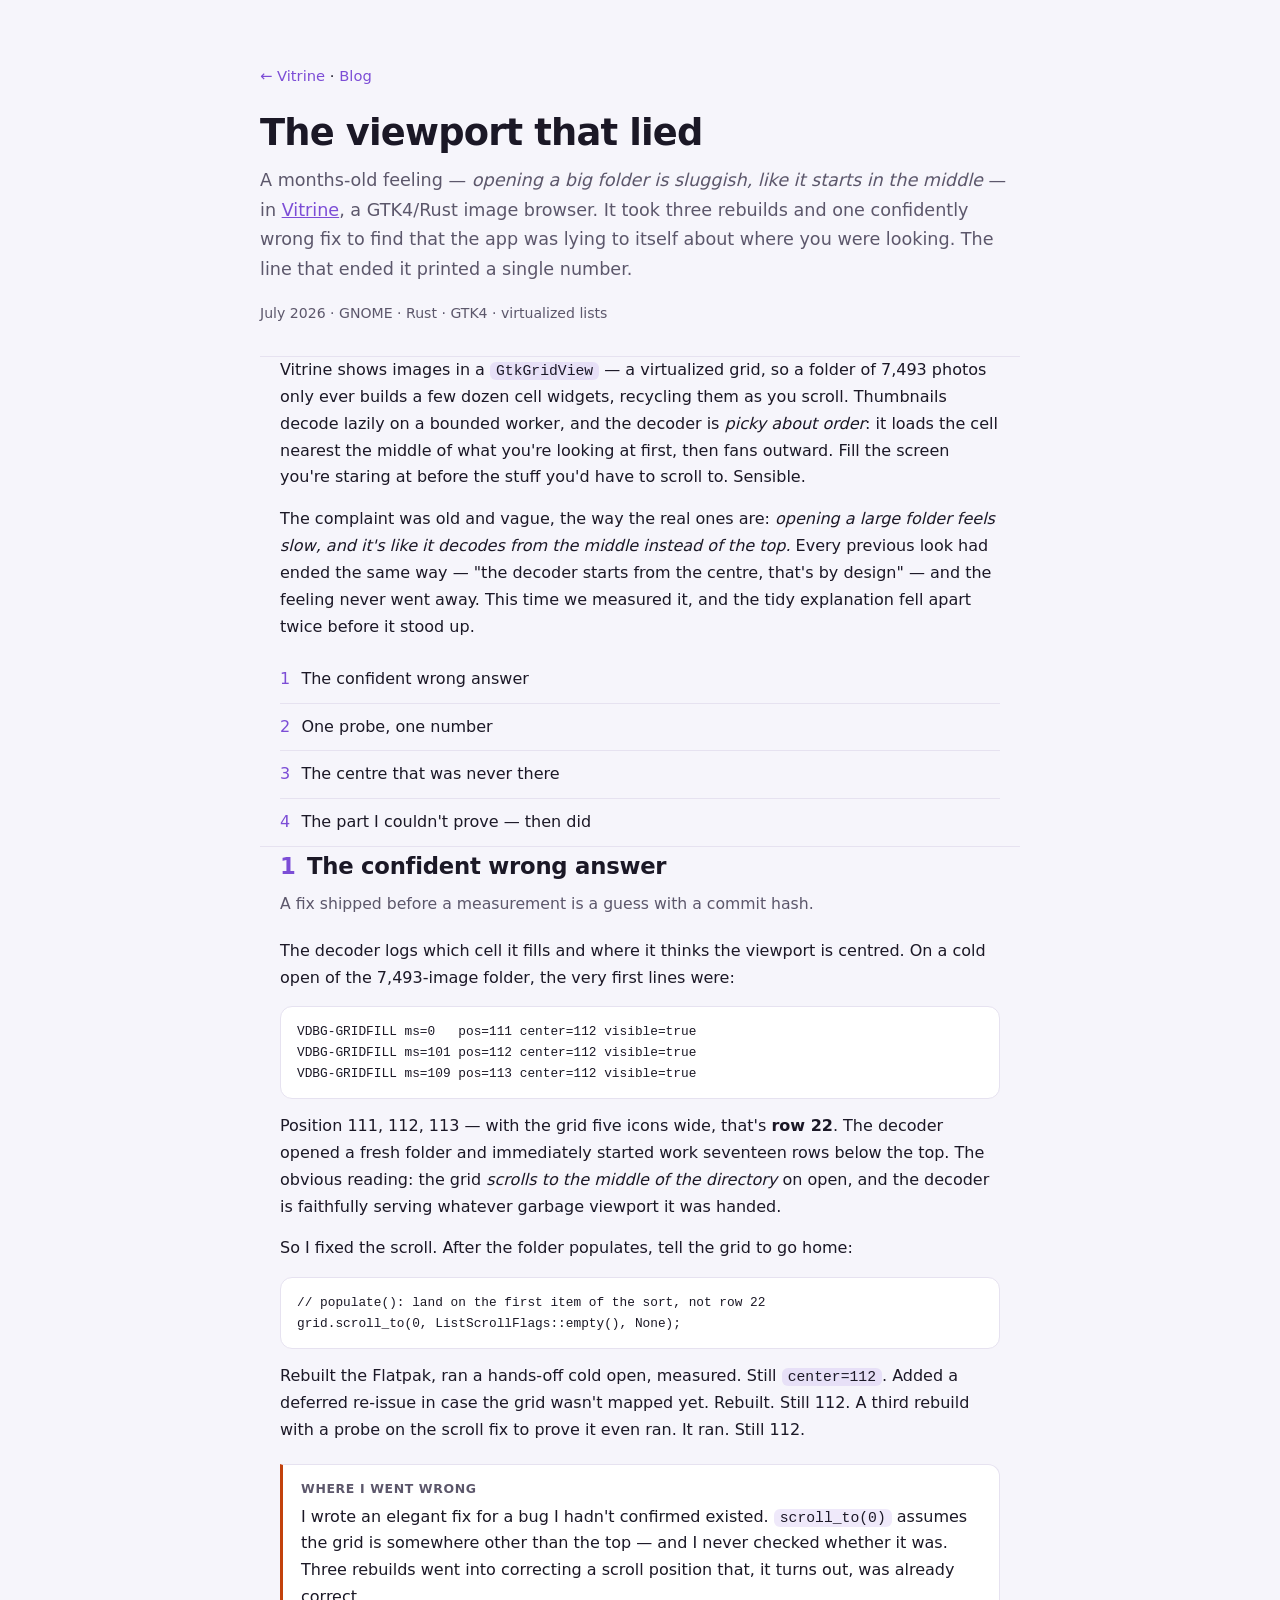
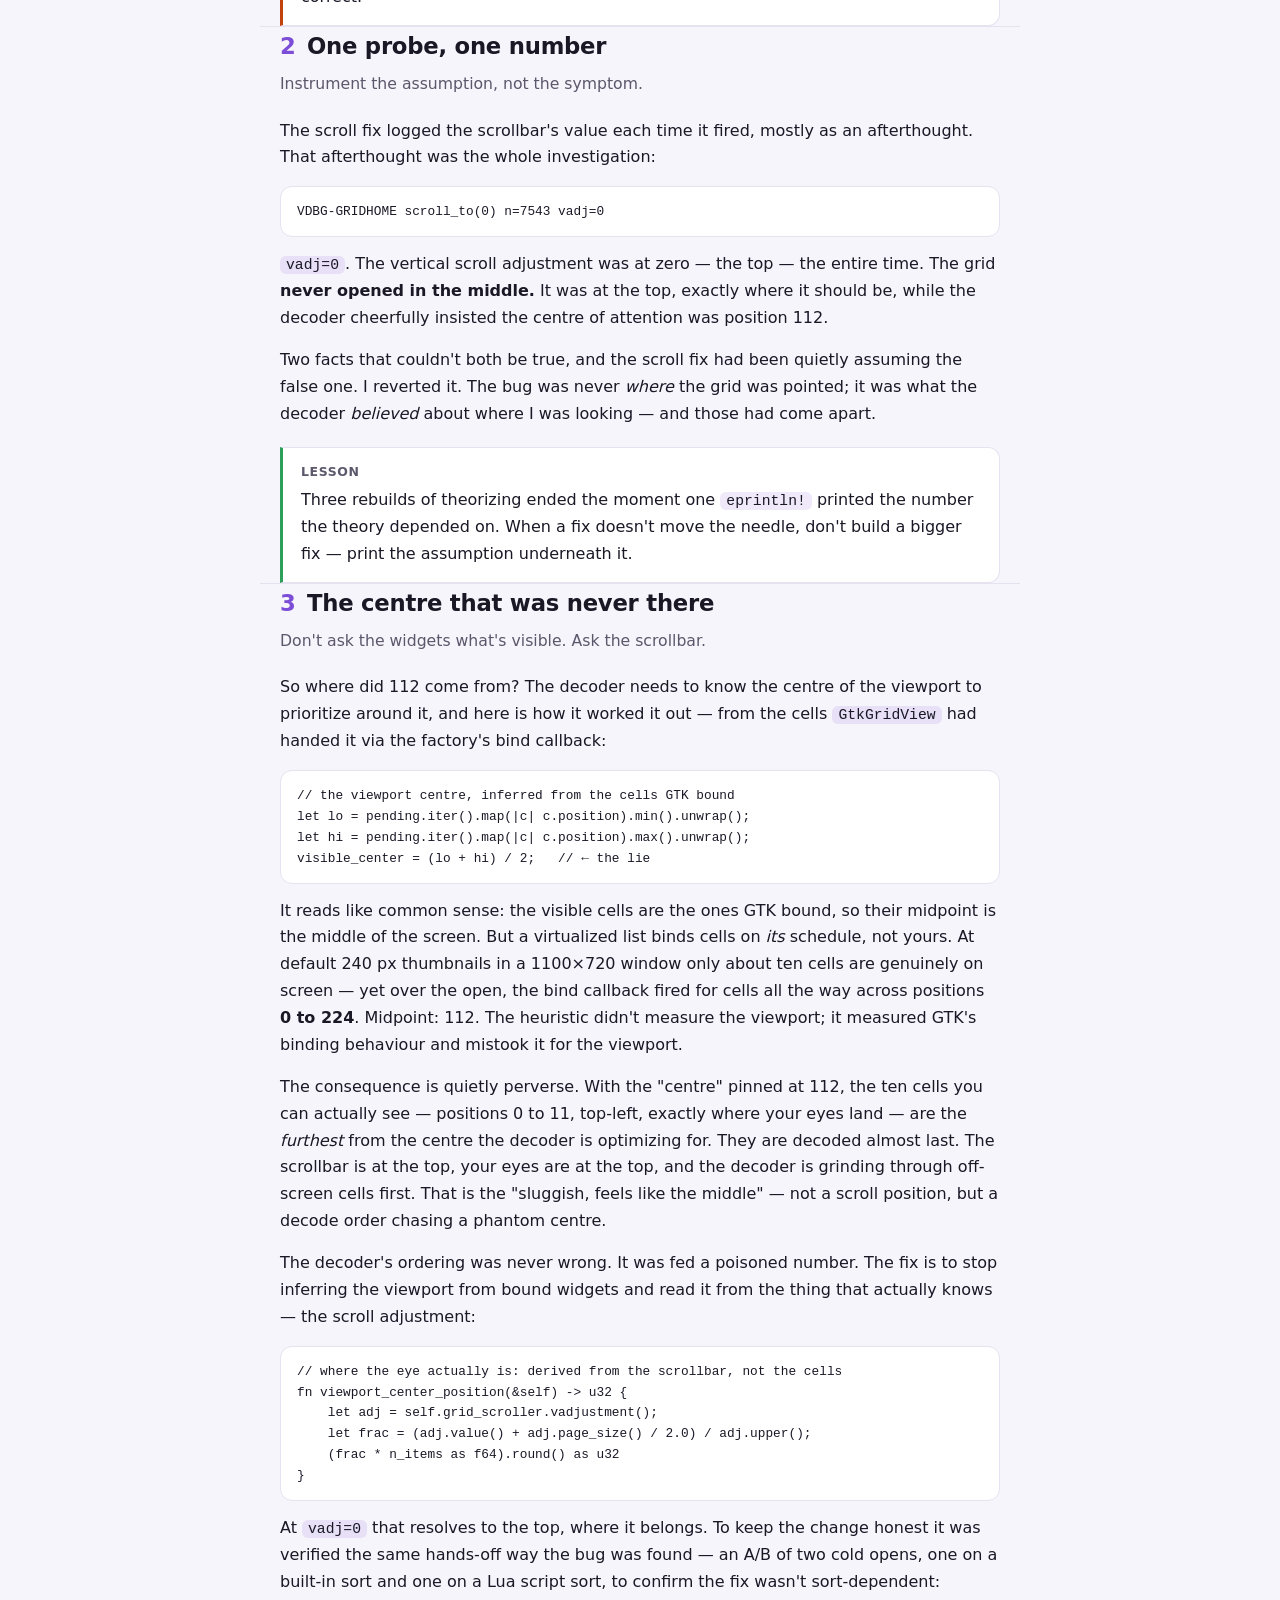
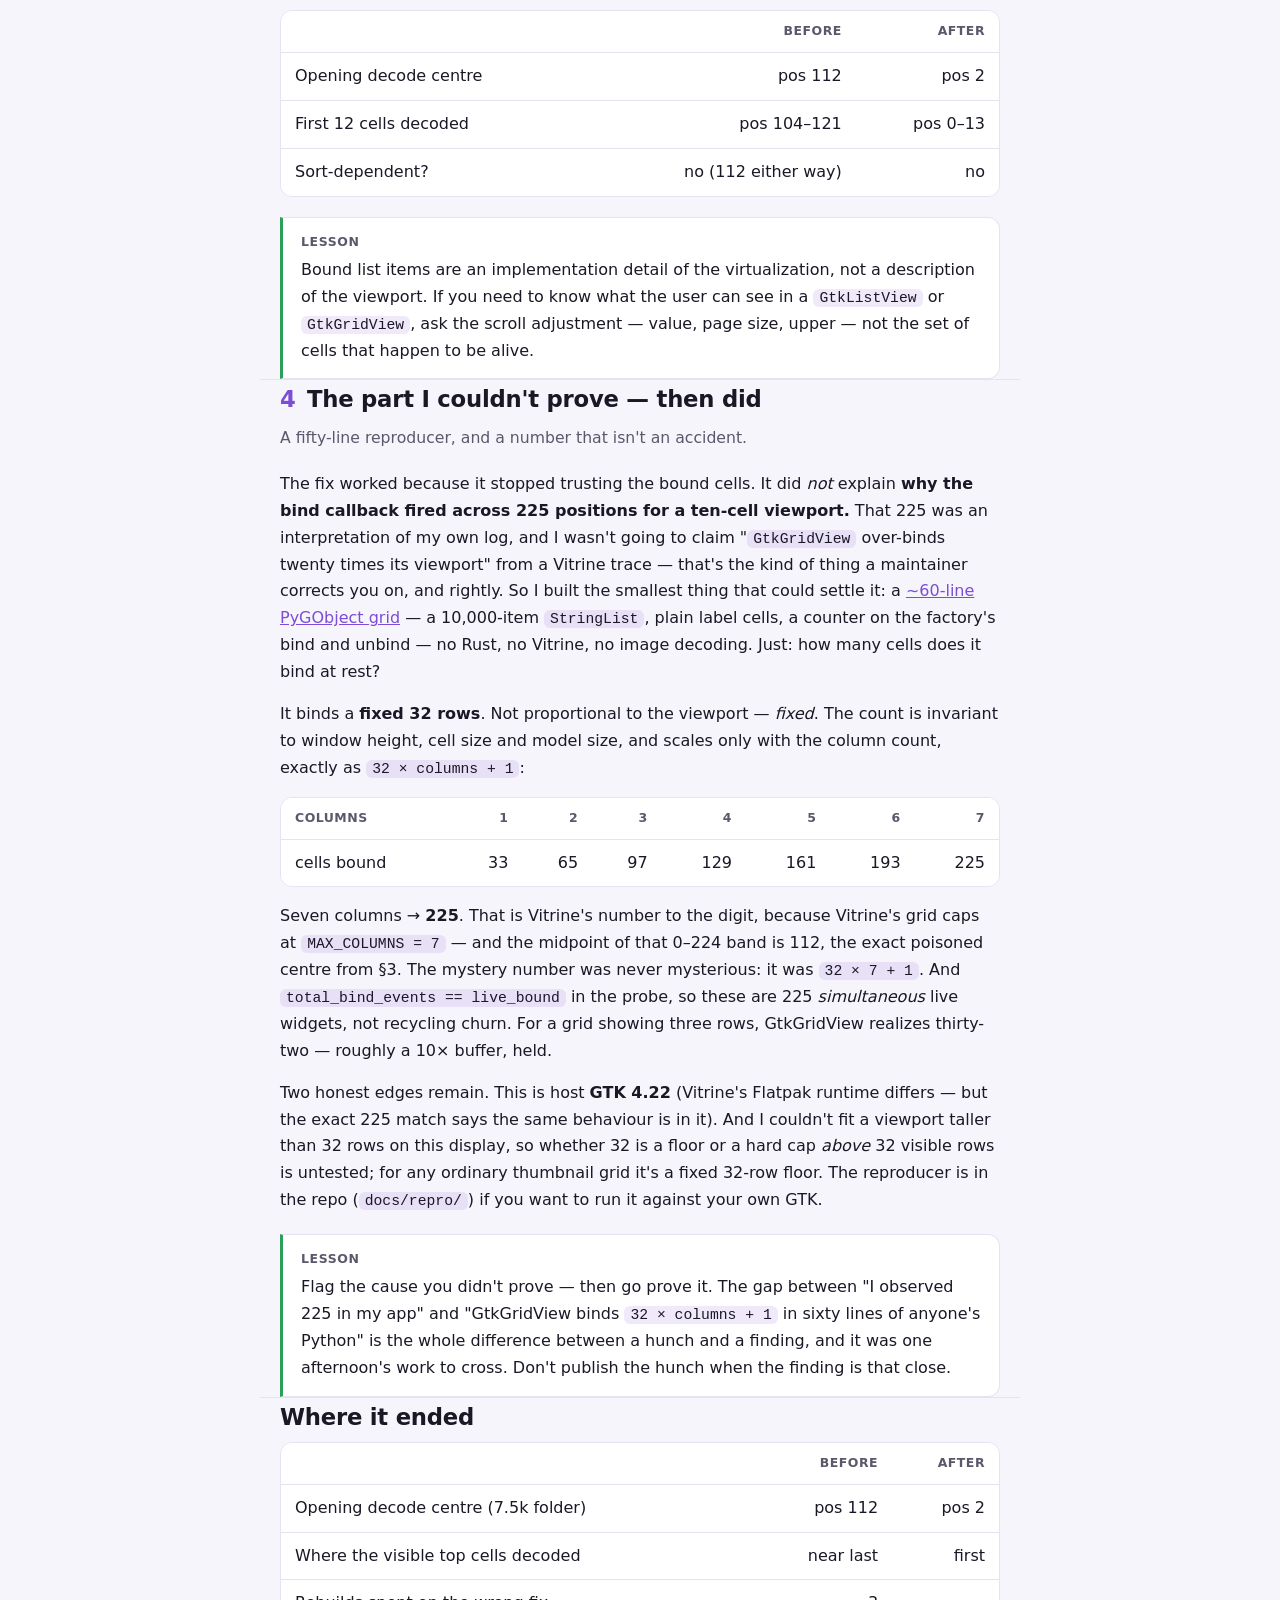
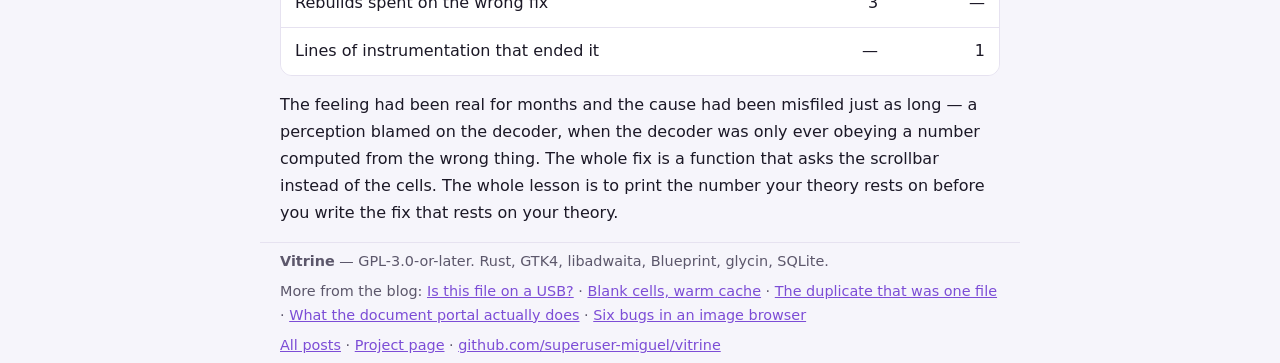
<file: docs/the-viewport-that-lied.html>
<!doctype html>
<html lang="en">
<head>
<meta charset="utf-8">
<meta name="viewport" content="width=device-width, initial-scale=1">
<title>The viewport that lied — Vitrine</title>
<meta name="description" content="A months-old 'it feels sluggish, like it opens in the middle' in a GTK4/Rust image browser — chased through three rebuilds and one confidently wrong fix, then killed by a single line of instrumentation. The bug was the app inferring where you were looking from the wrong thing.">
<meta property="og:type" content="article">
<meta property="og:title" content="The viewport that lied">
<meta property="og:description" content="A months-old 'it feels sluggish, like it opens in the middle' in a GTK4/Rust image browser — chased through three rebuilds and one confidently wrong fix, then killed by a single line of instrumentation. The bug was the app inferring where you were looking from the wrong thing.">
<meta property="og:url" content="https://superuser-miguel.github.io/vitrine/the-viewport-that-lied.html">
<meta property="og:site_name" content="Vitrine">
<meta name="twitter:card" content="summary">
<meta name="twitter:title" content="The viewport that lied">
<meta name="twitter:description" content="A months-old 'it feels sluggish, like it opens in the middle' in a GTK4/Rust image browser — chased through three rebuilds and one confidently wrong fix, then killed by a single line of instrumentation. The bug was the app inferring where you were looking from the wrong thing.">
<style>
  :root {
    --bg: #f6f5fb; --surface: #ffffff; --text: #1b1826; --muted: #5c576b;
    --border: #e6e2f0; --accent: #7c4dd6; --accent-2: #6a2bbf;
    --ok: #2e9e5b; --no: #c7c1d6; --warn: #c2410c;
  }
  @media (prefers-color-scheme: dark) {
    :root {
      --bg: #16131d; --surface: #1f1b29; --text: #ece8f5; --muted: #a89fbe;
      --border: #2c2638; --accent: #a066e6; --accent-2: #8b5cf6;
      --ok: #57d98a; --no: #443c56; --warn: #fb923c;
    }
  }
  :root[data-theme="light"] {
    --bg: #f6f5fb; --surface: #ffffff; --text: #1b1826; --muted: #5c576b;
    --border: #e6e2f0; --accent: #7c4dd6; --accent-2: #6a2bbf; --ok: #2e9e5b; --no: #c7c1d6; --warn: #c2410c;
  }
  :root[data-theme="dark"] {
    --bg: #16131d; --surface: #1f1b29; --text: #ece8f5; --muted: #a89fbe;
    --border: #2c2638; --accent: #a066e6; --accent-2: #8b5cf6; --ok: #57d98a; --no: #443c56; --warn: #fb923c;
  }
  * { box-sizing: border-box; }
  body {
    margin: 0; background: var(--bg); color: var(--text);
    font: 16px/1.68 system-ui, -apple-system, "Segoe UI", Roboto, sans-serif;
  }
  a { color: var(--accent); }
  .wrap { max-width: 760px; margin: 0 auto; padding: 0 20px; }
  section { padding: 40px 0; border-bottom: 1px solid var(--border); }
  section:last-of-type { border-bottom: 0; }

  .hero { padding: 64px 0 30px; border-bottom: 1px solid var(--border); }
  .back { display: block; margin-bottom: 22px; font-size: .92rem; text-decoration: none; }
  .back a { text-decoration: none; }
  h1 { font-size: 2.3rem; margin: 0 0 12px; letter-spacing: -.022em; line-height: 1.18; }
  .lede { color: var(--muted); font-size: 1.1rem; margin: 0 0 18px; }
  .meta { color: var(--muted); font-size: .88rem; margin: 0; }

  h2 { font-size: 1.42rem; letter-spacing: -.01em; margin: 0 0 6px; }
  h2 .num { color: var(--accent); font-variant-numeric: tabular-nums; margin-right: .5em; }
  .sub { color: var(--muted); margin: 0 0 20px; font-size: .98rem; }
  h3 { font-size: 1.02rem; margin: 26px 0 6px; }
  p { margin: 0 0 15px; }

  pre { background: var(--surface); border: 1px solid var(--border); border-radius: 12px;
        padding: 14px 16px; overflow-x: auto; font-size: .87rem; line-height: 1.5; }
  code { background: color-mix(in srgb, var(--accent) 12%, transparent); padding: 1px 6px;
         border-radius: 6px; font-size: .92em; }
  pre code { background: none; padding: 0; }

  .tablewrap { overflow-x: auto; border: 1px solid var(--border); border-radius: 12px; margin: 0 0 16px; }
  table { width: 100%; border-collapse: collapse; min-width: 420px; background: var(--surface); }
  th, td { padding: 10px 14px; text-align: right; border-bottom: 1px solid var(--border); font-variant-numeric: tabular-nums; }
  th:first-child, td:first-child { text-align: left; font-variant-numeric: normal; }
  thead th { font-size: .78rem; color: var(--muted); font-weight: 600; text-transform: uppercase; letter-spacing: .04em; }
  tbody tr:last-child td { border-bottom: 0; }

  blockquote { margin: 0 0 15px; padding: 12px 18px; border-left: 3px solid var(--accent);
               background: color-mix(in srgb, var(--accent) 7%, transparent);
               border-radius: 0 10px 10px 0; color: var(--text); }
  blockquote p:last-child { margin: 0; }

  .lesson { background: var(--surface); border: 1px solid var(--border);
            border-left: 3px solid var(--ok); border-radius: 0 12px 12px 0;
            padding: 14px 18px; margin: 20px 0 0; }
  .lesson b { display: block; font-size: .78rem; text-transform: uppercase;
              letter-spacing: .05em; color: var(--muted); margin-bottom: 4px; }
  .lesson p { margin: 0; }

  .mine { border-left-color: var(--warn); }
  ul { padding-left: 22px; margin: 0 0 15px; }
  li { margin: 0 0 7px; }
  .toc { list-style: none; padding: 0; margin: 0; }
  .toc li { margin: 0; border-bottom: 1px solid var(--border); }
  .toc li:last-child { border: 0; }
  .toc a { display: block; padding: 10px 0; text-decoration: none; color: var(--text); }
  .toc a:hover { color: var(--accent); }
  .toc .n { color: var(--accent); font-variant-numeric: tabular-nums; margin-right: .7em; }

  footer { border-top: 1px solid var(--border); color: var(--muted); font-size: .9rem; padding: 26px 0 46px; }
  footer p { margin: 6px 0; }
</style>
</head>
<body>

<header class="hero wrap">
  <nav class="back"><a href="./">&larr; Vitrine</a> · <a href="blog/">Blog</a></nav>
  <h1>The viewport that lied</h1>
  <p class="lede">A months-old feeling — <em>opening a big folder is sluggish, like it
    starts in the middle</em> — in <a href="./">Vitrine</a>, a GTK4/Rust image browser.
    It took three rebuilds and one confidently wrong fix to find that the app was lying
    to itself about where you were looking. The line that ended it printed a single number.</p>
  <p class="meta">July 2026 · GNOME · Rust · GTK4 · virtualized lists</p>
</header>

<section class="wrap">
  <p>Vitrine shows images in a <code>GtkGridView</code> — a virtualized grid, so a folder
    of 7,493 photos only ever builds a few dozen cell widgets, recycling them as you
    scroll. Thumbnails decode lazily on a bounded worker, and the decoder is <em>picky
    about order</em>: it loads the cell nearest the middle of what you're looking at first,
    then fans outward. Fill the screen you're staring at before the stuff you'd have to
    scroll to. Sensible.</p>
  <p>The complaint was old and vague, the way the real ones are: <em>opening a large
    folder feels slow, and it's like it decodes from the middle instead of the top.</em>
    Every previous look had ended the same way — "the decoder starts from the centre, that's
    by design" — and the feeling never went away. This time we measured it, and the tidy
    explanation fell apart twice before it stood up.</p>
  <ol class="toc" start="0">
    <li><a href="#wrong"><span class="n">1</span>The confident wrong answer</a></li>
    <li><a href="#probe"><span class="n">2</span>One probe, one number</a></li>
    <li><a href="#lie"><span class="n">3</span>The centre that was never there</a></li>
    <li><a href="#unproven"><span class="n">4</span>The part I couldn't prove — then did</a></li>
  </ol>
</section>

<section class="wrap" id="wrong">
  <h2><span class="num">1</span>The confident wrong answer</h2>
  <p class="sub">A fix shipped before a measurement is a guess with a commit hash.</p>

  <p>The decoder logs which cell it fills and where it thinks the viewport is centred. On a
    cold open of the 7,493-image folder, the very first lines were:</p>

  <pre><code>VDBG-GRIDFILL ms=0   pos=111 center=112 visible=true
VDBG-GRIDFILL ms=101 pos=112 center=112 visible=true
VDBG-GRIDFILL ms=109 pos=113 center=112 visible=true</code></pre>

  <p>Position 111, 112, 113 — with the grid five icons wide, that's <strong>row 22</strong>.
    The decoder opened a fresh folder and immediately started work seventeen rows below the
    top. The obvious reading: the grid <em>scrolls to the middle of the directory</em> on
    open, and the decoder is faithfully serving whatever garbage viewport it was handed.</p>

  <p>So I fixed the scroll. After the folder populates, tell the grid to go home:</p>

  <pre><code>// populate(): land on the first item of the sort, not row 22
grid.scroll_to(0, ListScrollFlags::empty(), None);</code></pre>

  <p>Rebuilt the Flatpak, ran a hands-off cold open, measured. Still <code>center=112</code>.
    Added a deferred re-issue in case the grid wasn't mapped yet. Rebuilt. Still 112. A third
    rebuild with a probe on the scroll fix to prove it even ran. It ran. Still 112.</p>

  <div class="lesson mine">
    <b>Where I went wrong</b>
    <p>I wrote an elegant fix for a bug I hadn't confirmed existed. <code>scroll_to(0)</code>
      assumes the grid is somewhere other than the top — and I never checked whether it was.
      Three rebuilds went into correcting a scroll position that, it turns out, was already
      correct.</p>
  </div>
</section>

<section class="wrap" id="probe">
  <h2><span class="num">2</span>One probe, one number</h2>
  <p class="sub">Instrument the assumption, not the symptom.</p>

  <p>The scroll fix logged the scrollbar's value each time it fired, mostly as an afterthought.
    That afterthought was the whole investigation:</p>

  <pre><code>VDBG-GRIDHOME scroll_to(0) n=7543 vadj=0</code></pre>

  <p><code>vadj=0</code>. The vertical scroll adjustment was at zero — the top — the entire
    time. The grid <strong>never opened in the middle.</strong> It was at the top, exactly
    where it should be, while the decoder cheerfully insisted the centre of attention was
    position 112.</p>

  <p>Two facts that couldn't both be true, and the scroll fix had been quietly assuming the
    false one. I reverted it. The bug was never <em>where</em> the grid was pointed; it was
    what the decoder <em>believed</em> about where I was looking — and those had come apart.</p>

  <div class="lesson">
    <b>Lesson</b>
    <p>Three rebuilds of theorizing ended the moment one <code>eprintln!</code> printed the
      number the theory depended on. When a fix doesn't move the needle, don't build a
      bigger fix — print the assumption underneath it.</p>
  </div>
</section>

<section class="wrap" id="lie">
  <h2><span class="num">3</span>The centre that was never there</h2>
  <p class="sub">Don't ask the widgets what's visible. Ask the scrollbar.</p>

  <p>So where did 112 come from? The decoder needs to know the centre of the viewport to
    prioritize around it, and here is how it worked it out — from the cells
    <code>GtkGridView</code> had handed it via the factory's bind callback:</p>

  <pre><code>// the viewport centre, inferred from the cells GTK bound
let lo = pending.iter().map(|c| c.position).min().unwrap();
let hi = pending.iter().map(|c| c.position).max().unwrap();
visible_center = (lo + hi) / 2;   // &larr; the lie</code></pre>

  <p>It reads like common sense: the visible cells are the ones GTK bound, so their midpoint
    is the middle of the screen. But a virtualized list binds cells on <em>its</em> schedule,
    not yours. At default 240&nbsp;px thumbnails in a 1100×720 window only about ten cells are
    genuinely on screen — yet over the open, the bind callback fired for cells all the way
    across positions <strong>0 to 224</strong>. Midpoint: 112. The heuristic didn't measure
    the viewport; it measured GTK's binding behaviour and mistook it for the viewport.</p>

  <p>The consequence is quietly perverse. With the "centre" pinned at 112, the ten cells you
    can actually see — positions 0 to 11, top-left, exactly where your eyes land — are the
    <em>furthest</em> from the centre the decoder is optimizing for. They are decoded almost
    last. The scrollbar is at the top, your eyes are at the top, and the decoder is grinding
    through off-screen cells first. That is the "sluggish, feels like the middle" — not a
    scroll position, but a decode order chasing a phantom centre.</p>

  <p>The decoder's ordering was never wrong. It was fed a poisoned number. The fix is to stop
    inferring the viewport from bound widgets and read it from the thing that actually knows —
    the scroll adjustment:</p>

  <pre><code>// where the eye actually is: derived from the scrollbar, not the cells
fn viewport_center_position(&amp;self) -&gt; u32 {
    let adj = self.grid_scroller.vadjustment();
    let frac = (adj.value() + adj.page_size() / 2.0) / adj.upper();
    (frac * n_items as f64).round() as u32
}</code></pre>

  <p>At <code>vadj=0</code> that resolves to the top, where it belongs. To keep the change
    honest it was verified the same hands-off way the bug was found — an A/B of two cold
    opens, one on a built-in sort and one on a Lua script sort, to confirm the fix wasn't
    sort-dependent:</p>

  <div class="tablewrap">
  <table>
    <thead><tr><th></th><th>Before</th><th>After</th></tr></thead>
    <tbody>
      <tr><td>Opening decode centre</td><td>pos 112</td><td>pos 2</td></tr>
      <tr><td>First 12 cells decoded</td><td>pos 104&ndash;121</td><td>pos 0&ndash;13</td></tr>
      <tr><td>Sort-dependent?</td><td>no (112 either way)</td><td>no</td></tr>
    </tbody>
  </table>
  </div>

  <div class="lesson">
    <b>Lesson</b>
    <p>Bound list items are an implementation detail of the virtualization, not a description
      of the viewport. If you need to know what the user can see in a <code>GtkListView</code>
      or <code>GtkGridView</code>, ask the scroll adjustment — value, page size, upper — not
      the set of cells that happen to be alive.</p>
  </div>
</section>

<section class="wrap" id="unproven">
  <h2><span class="num">4</span>The part I couldn't prove — then did</h2>
  <p class="sub">A fifty-line reproducer, and a number that isn't an accident.</p>

  <p>The fix worked because it stopped trusting the bound cells. It did <em>not</em> explain
    <strong>why the bind callback fired across 225 positions for a ten-cell viewport.</strong>
    That 225 was an interpretation of my own log, and I wasn't going to claim
    "<code>GtkGridView</code> over-binds twenty times its viewport" from a Vitrine trace — that's
    the kind of thing a maintainer corrects you on, and rightly. So I built the smallest thing
    that could settle it: a <a href="repro/gridview-bind.py">~60-line PyGObject grid</a> — a
    10,000-item <code>StringList</code>, plain label cells, a counter on the factory's bind and
    unbind — no Rust, no Vitrine, no image decoding. Just: how many cells does it bind at rest?</p>

  <p>It binds a <strong>fixed 32 rows</strong>. Not proportional to the viewport — <em>fixed</em>.
    The count is invariant to window height, cell size and model size, and scales only with the
    column count, exactly as <code>32 × columns + 1</code>:</p>

  <div class="tablewrap">
  <table>
    <thead><tr><th>columns</th><th>1</th><th>2</th><th>3</th><th>4</th><th>5</th><th>6</th><th>7</th></tr></thead>
    <tbody>
      <tr><td>cells bound</td><td>33</td><td>65</td><td>97</td><td>129</td><td>161</td><td>193</td><td>225</td></tr>
    </tbody>
  </table>
  </div>

  <p>Seven columns → <strong>225</strong>. That is Vitrine's number to the digit, because
    Vitrine's grid caps at <code>MAX_COLUMNS = 7</code> — and the midpoint of that 0–224 band is
    112, the exact poisoned centre from §3. The mystery number was never mysterious: it was
    <code>32 × 7 + 1</code>. And <code>total_bind_events == live_bound</code> in the probe, so
    these are 225 <em>simultaneous</em> live widgets, not recycling churn. For a grid showing
    three rows, GtkGridView realizes thirty-two — roughly a 10× buffer, held.</p>

  <p>Two honest edges remain. This is host <strong>GTK 4.22</strong> (Vitrine's Flatpak runtime
    differs — but the exact 225 match says the same behaviour is in it). And I couldn't fit a
    viewport taller than 32 rows on this display, so whether 32 is a floor or a hard cap
    <em>above</em> 32 visible rows is untested; for any ordinary thumbnail grid it's a fixed
    32-row floor. The reproducer is in the repo (<code>docs/repro/</code>) if you want to run it
    against your own GTK.</p>

  <div class="lesson">
    <b>Lesson</b>
    <p>Flag the cause you didn't prove — then go prove it. The gap between "I observed 225 in my
      app" and "GtkGridView binds <code>32 × columns + 1</code> in sixty lines of anyone's Python"
      is the whole difference between a hunch and a finding, and it was one afternoon's work to
      cross. Don't publish the hunch when the finding is that close.</p>
  </div>
</section>

<section class="wrap">
  <h2>Where it ended</h2>
  <div class="tablewrap">
  <table>
    <thead><tr><th></th><th>Before</th><th>After</th></tr></thead>
    <tbody>
      <tr><td>Opening decode centre (7.5k folder)</td><td>pos 112</td><td>pos 2</td></tr>
      <tr><td>Where the visible top cells decoded</td><td>near last</td><td>first</td></tr>
      <tr><td>Rebuilds spent on the wrong fix</td><td>3</td><td>&mdash;</td></tr>
      <tr><td>Lines of instrumentation that ended it</td><td>&mdash;</td><td>1</td></tr>
    </tbody>
  </table>
  </div>
  <p>The feeling had been real for months and the cause had been misfiled just as long — a
    perception blamed on the decoder, when the decoder was only ever obeying a number computed
    from the wrong thing. The whole fix is a function that asks the scrollbar instead of the
    cells. The whole lesson is to print the number your theory rests on before you write the
    fix that rests on your theory.</p>
</section>

<footer class="wrap">
  <p><strong>Vitrine</strong> — GPL-3.0-or-later. Rust, GTK4, libadwaita, Blueprint, glycin, SQLite.</p>
  <p>More from the blog: <a href="is-this-file-on-a-usb.html">Is this file on a USB?</a>
     · <a href="blank-cells-warm-cache.html">Blank cells, warm cache</a>
     · <a href="duplicates-that-arent.html">The duplicate that was one file</a>
     · <a href="flatpak-document-portal.html">What the document portal actually does</a>
     · <a href="debugging-vitrine.html">Six bugs in an image browser</a></p>
  <p><a href="blog/">All posts</a>
     · <a href="./">Project page</a>
     · <a href="https://github.com/superuser-miguel/vitrine">github.com/superuser-miguel/vitrine</a></p>
</footer>

</body>
</html>
</file>
